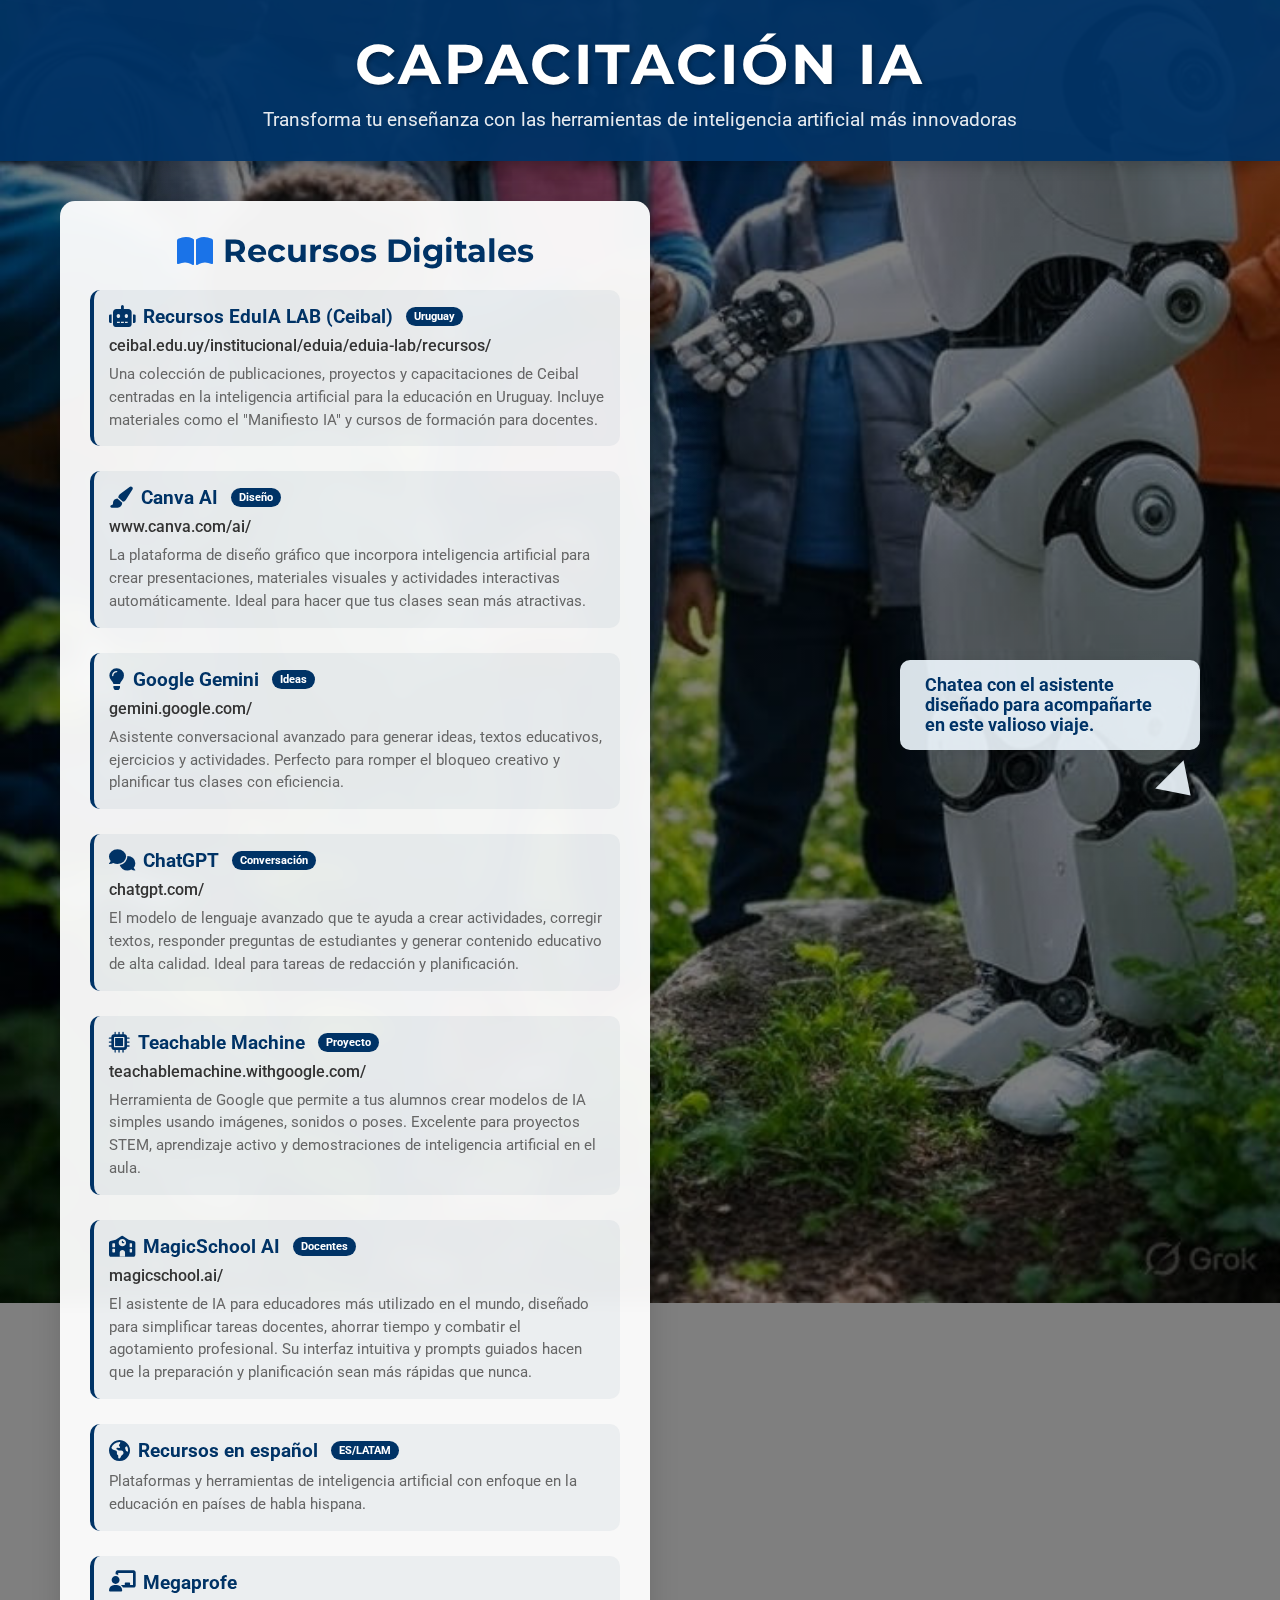
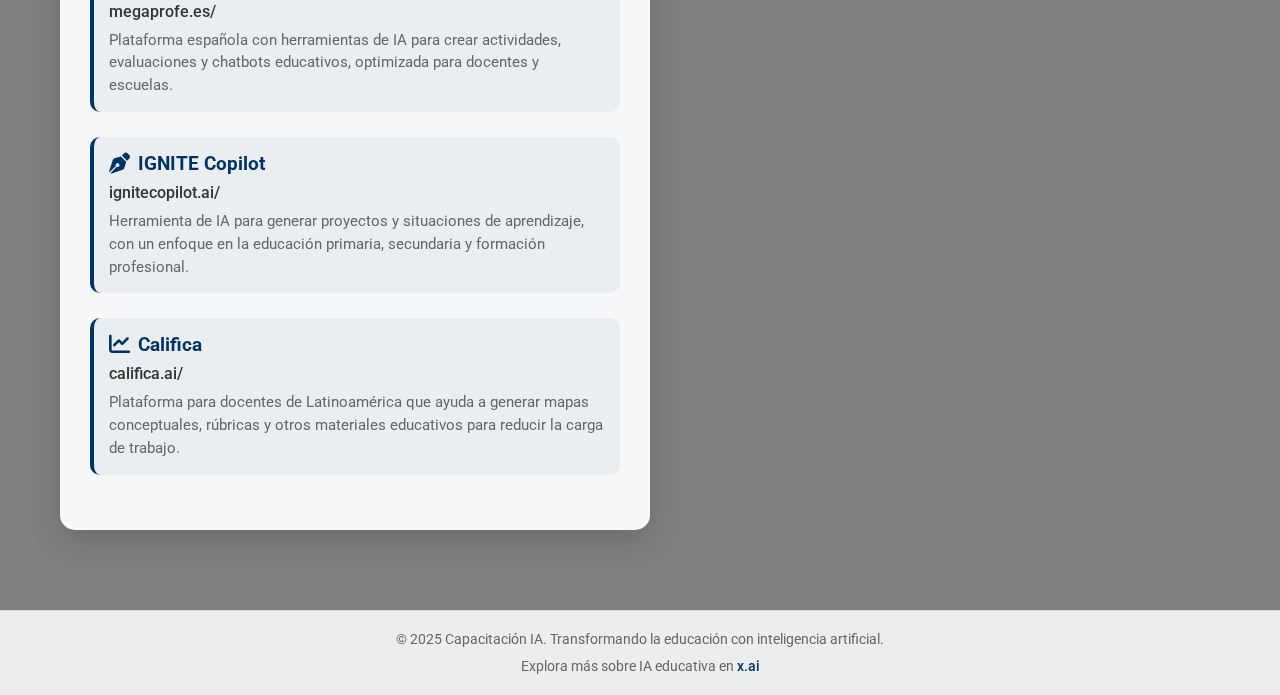
<file: index.html>
<!DOCTYPE html>
<html lang="es">
<head>
    <meta charset="UTF-8">
    <meta name="viewport" content="width=device-width, initial-scale=1.0">
    <meta name="description" content="Capacitación en IA con herramientas esenciales para docentes.">
    <title>Capacitación IA - Tu Asistente Educativo Inteligente</title>
    <link href="https://fonts.googleapis.com/css2?family=Montserrat:wght@700;600&family=Roboto:wght@400;500&display=swap" rel="stylesheet">
    <link rel="stylesheet" href="https://cdnjs.cloudflare.com/ajax/libs/font-awesome/6.0.0/css/all.min.css">
    <script src="https://cdn.botpress.cloud/webchat/v3.2/inject.js"></script>
    <script src="https://files.bpcontent.cloud/2025/08/28/18/20250828181855-SDCU21ES.js" defer></script>
    <style>
        * {
            margin: 0;
            padding: 0;
            box-sizing: border-box;
        }
        body {
            font-family: 'Roboto', sans-serif;
            background: linear-gradient(rgba(0, 0, 0, 0.5), rgba(0, 0, 0, 0.5)), url('image.jpg') no-repeat center/cover fixed;
            color: #333;
            min-height: 100vh;
            text-align: center;
            overflow-x: hidden;
        }
        .background-pattern {
            position: fixed;
            top: 0;
            left: 0;
            width: 100%;
            height: 100%;
            background-image: 
                radial-gradient(circle at 10% 20%, rgba(255, 255, 255, 0.1) 0%, transparent 5%),
                radial-gradient(circle at 90% 80%, rgba(255, 255, 255, 0.1) 0%, transparent 5%),
                radial-gradient(circle at 50% 50%, rgba(255, 255, 255, 0.05) 0%, transparent 10%);
            z-index: -1;
            pointer-events: none;
        }
        header {
            background: rgba(0, 51, 102, 0.95); /* Azul marino */
            color: white;
            padding: 30px 0;
            box-shadow: 0 4px 15px rgba(0, 0, 0, 0.2);
            position: relative;
            overflow: hidden;
        }
        header::before {
            content: '';
            position: absolute;
            top: 0;
            left: 0;
            right: 0;
            bottom: 0;
            background: url('data:image/svg+xml;utf8,<svg xmlns="http://www.w3.org/2000/svg" viewBox="0 0 100 100" preserveAspectRatio="none"><path d="M0,0 L100,0 L100,100 Z" fill="rgba(255,255,255,0.1)"/></svg>');
            background-size: 100% 100%;
            z-index: -1;
        }
        header h1 {
            font-family: 'Montserrat', sans-serif;
            font-size: 3.5rem;
            font-weight: 700;
            letter-spacing: 3px;
            text-transform: uppercase;
            text-shadow: 2px 2px 4px rgba(0, 0, 0, 0.3);
            margin-bottom: 10px;
            animation: fadeInDown 1s ease;
        }
        header p {
            font-size: 1.2rem;
            opacity: 0.9;
            max-width: 800px;
            margin: 0 auto;
            animation: fadeInUp 1s ease;
        }
        main {
            display: flex;
            flex-direction: column;
            align-items: center;
            padding: 40px 20px;
            max-width: 1200px;
            margin: 0 auto;
            z-index: 1;
        }
        .container {
            display: flex;
            flex-direction: column;
            gap: 40px;
            width: 100%;
        }
        @media (min-width: 900px) {
            .container {
                flex-direction: row;
                align-items: flex-start;
            }
        }
        .resources-container {
            flex: 1;
            min-width: 350px;
            background: rgba(255, 255, 255, 0.95);
            backdrop-filter: blur(10px);
            border-radius: 15px;
            padding: 30px;
            box-shadow: 0 10px 30px rgba(0, 0, 0, 0.15);
            text-align: left;
            transition: all 0.3s ease;
        }
        .resources-container:hover {
            transform: translateY(-5px);
            box-shadow: 0 15px 35px rgba(0, 0, 0, 0.2);
        }
        .resources-container h2 {
            font-family: 'Montserrat', sans-serif;
            color: #003366; /* Azul marino */
            font-size: 2rem;
            margin-bottom: 20px;
            text-align: center;
            display: flex;
            align-items: center;
            justify-content: center;
            gap: 10px;
        }
        .resources-container h2 i {
            color: #1a73e8; /* Un azul complementario para el ícono */
        }
        .resource-item {
            margin-bottom: 25px;
            padding: 15px;
            border-radius: 10px;
            background: rgba(0, 51, 102, 0.05); /* Azul marino muy claro */
            transition: all 0.3s ease;
            border-left: 4px solid #003366; /* Azul marino */
        }
        .resource-item:hover {
            background: rgba(0, 51, 102, 0.15); /* Azul marino más claro en hover */
            transform: translateX(5px);
            box-shadow: 0 5px 15px rgba(0, 0, 0, 0.1);
        }
        .resource-item h3 {
            color: #003366; /* Azul marino */
            margin-bottom: 8px;
            font-size: 1.2rem;
            display: flex;
            align-items: center;
            gap: 8px;
        }
        .resource-item h3 i {
            font-size: 1.1em;
        }
        .resource-item a {
            color: #333;
            text-decoration: none;
            font-weight: 500;
            display: block;
            margin: 5px 0;
            transition: color 0.3s ease;
        }
        .resource-item a:hover {
            color: #003366; /* Azul marino en hover */
            text-decoration: underline;
        }
        .resource-item p {
            color: #666;
            font-size: 0.95rem;
            line-height: 1.5;
            margin-top: 8px;
        }
        .chat-container {
            flex: 1;
            min-width: 350px;
            display: flex;
            flex-direction: column;
            align-items: center;
        }
        .tag {
            display: inline-block;
            background: #003366; /* Azul marino */
            color: white;
            padding: 3px 8px;
            border-radius: 12px;
            font-size: 0.7rem;
            margin-left: 5px;
            font-weight: bold;
        }
        footer {
            background-color: rgba(248, 249, 250, 0.9);
            text-align: center;
            padding: 20px 0;
            font-size: 0.9rem;
            color: #666;
            margin-top: 40px;
            border-top: 1px solid rgba(0, 0, 0, 0.1);
        }
        footer a {
            color: #003366; /* Azul marino */
            text-decoration: none;
            font-weight: 500;
        }
        footer a:hover {
            text-decoration: underline;
        }
        .footer-content {
            display: flex;
            flex-direction: column;
            align-items: center;
            gap: 10px;
        }
        @media (max-width: 800px) {
            header h1 {
                font-size: 2.5rem;
            }
            header p {
                font-size: 1rem;
                padding: 0 20px;
            }
            #webchat {
                width: 100%;
                height: 400px;
            }
            .container {
                flex-direction: column;
            }
            .resources-container {
                margin-bottom: 30px;
            }
            main {
                padding: 20px 15px;
            }
        }
        @media (max-width: 480px) {
            header h1 {
                font-size: 2rem;
            }
            header p {
                font-size: 0.9rem;
                padding: 0 15px;
            }
            #webchat {
                height: 350px;
            }
            .resources-container {
                padding: 20px;
            }
            .resource-item h3 {
                font-size: 1.1rem;
            }
            .resource-item p {
                font-size: 0.9rem;
            }
            footer {
                padding: 15px 0;
            }
        }
        @keyframes fadeInDown {
            from {
                opacity: 0;
                transform: translateY(-30px);
            }
            to {
                opacity: 1;
                transform: translateY(0);
            }
        }
        @keyframes fadeInUp {
            from {
                opacity: 0;
                transform: translateY(30px);
            }
            to {
                opacity: 1;
                transform: translateY(0);
            }
        }
        .floating {
            animation: floating 3s ease-in-out infinite;
        }
        @keyframes floating {
            0% { transform: translateY(0px); }
            50% { transform: translateY(-10px); }
            100% { transform: translateY(0px); }
        }

        /* Estilos para la flecha y el texto */
        .arrow-and-text-container {
            position: fixed;
            bottom: 100px; 
            right: 80px;
            display: flex;
            flex-direction: column;
            align-items: flex-end; 
            z-index: 9999;
            animation: pulse 2s infinite ease-in-out; 
        }
        .arrow-text {
            background-color: rgba(240, 248, 255, 0.9); 
            color: #003366; /* Azul marino */
            padding: 15px 25px;
            border-radius: 10px;
            box-shadow: 0 4px 15px rgba(0,0,0,0.1);
            font-weight: bold;
            font-size: 1.1rem;
            margin-bottom: 20px;
            max-width: 300px;
            text-align: left;
        }
        .arrow {
            width: 0;
            height: 0;
            border-left: 20px solid transparent;
            border-right: 20px solid transparent;
            border-top: 30px solid rgba(240, 248, 255, 0.9); 
            transform: rotate(-45deg); 
            margin-right: 0; 
            animation: bounce 1.5s infinite; 
        }
        @keyframes pulse {
            0% { transform: scale(1); }
            50% { transform: scale(1.03); } 
            100% { transform: scale(1); }
        }
        @keyframes bounce {
            0%, 100% { transform: translateY(0) rotate(-45deg); }
            50% { transform: translateY(-8px) rotate(-45deg); } 
        }

        /* Media queries para responsividad de la flecha y el texto */
        @media (max-width: 768px) {
            .arrow-and-text-container {
                bottom: 80px; 
                right: 60px; 
            }
            .arrow-text {
                font-size: 1rem;
                padding: 12px 20px;
                max-width: 250px;
            }
            .arrow {
                border-left: 15px solid transparent;
                border-right: 15px solid transparent;
                border-top: 25px solid rgba(240, 248, 255, 0.9);
            }
            @keyframes bounce {
                0%, 100% { transform: translateY(0) rotate(-45deg); }
                50% { transform: translateY(-6px) rotate(-45deg); }
            }
        }

        @media (max-width: 480px) {
            .arrow-and-text-container {
                bottom: 60px; 
                right: 10px; 
                flex-direction: column; 
                align-items: center; 
                width: calc(100% - 20px); 
                left: 10px; 
            }
            .arrow-text {
                font-size: 0.9rem;
                padding: 10px 15px;
                max-width: 90%; 
                margin-bottom: 15px; 
                text-align: center; 
            }
            .arrow {
                border-left: 12px solid transparent;
                border-right: 12px solid transparent;
                border-top: 20px solid rgba(240, 248, 255, 0.9);
                transform: rotate(180deg);
            }
            @keyframes bounce {
                0%, 100% { transform: translateY(0) rotate(180deg); }
                50% { transform: translateY(-5px) rotate(180deg); }
            }
        }
    </style>
</head>
<body>
    <div class="background-pattern"></div>
    
    <header>
        <h1 class="floating">Capacitación IA</h1>
        <p>Transforma tu enseñanza con las herramientas de inteligencia artificial más innovadoras</p>
    </header>

    <main>
        <div class="container">
            <div class="resources-container">
                <h2><i class="fas fa-book-open"></i> Recursos Digitales</h2>

                <div class="resource-item">
                    <h3><i class="fas fa-robot"></i> Recursos EduIA LAB (Ceibal) <span class="tag">Uruguay</span></h3>
                    <a href="https://ceibal.edu.uy/institucional/eduia/eduia-lab/recursos/" target="_blank">ceibal.edu.uy/institucional/eduia/eduia-lab/recursos/</a>
                    <p>Una colección de publicaciones, proyectos y capacitaciones de Ceibal centradas en la inteligencia artificial para la educación en Uruguay. Incluye materiales como el "Manifiesto IA" y cursos de formación para docentes.</p>
                </div>
                
                <div class="resource-item">
                    <h3><i class="fas fa-paint-brush"></i> Canva AI <span class="tag">Diseño</span></h3>
                    <a href="https://www.canva.com/ai/" target="_blank">www.canva.com/ai/</a>
                    <p>La plataforma de diseño gráfico que incorpora inteligencia artificial para crear presentaciones, materiales visuales y actividades interactivas automáticamente. Ideal para hacer que tus clases sean más atractivas.</p>
                </div>
                
                <div class="resource-item">
                    <h3><i class="fas fa-lightbulb"></i> Google Gemini <span class="tag">Ideas</span></h3>
                    <a href="https://gemini.google.com/" target="_blank">gemini.google.com/</a>
                    <p>Asistente conversacional avanzado para generar ideas, textos educativos, ejercicios y actividades. Perfecto para romper el bloqueo creativo y planificar tus clases con eficiencia.</p>
                </div>
                
                <div class="resource-item">
                    <h3><i class="fas fa-comments"></i> ChatGPT <span class="tag">Conversación</span></h3>
                    <a href="https://chatgpt.com/" target="_blank">chatgpt.com/</a>
                    <p>El modelo de lenguaje avanzado que te ayuda a crear actividades, corregir textos, responder preguntas de estudiantes y generar contenido educativo de alta calidad. Ideal para tareas de redacción y planificación.</p>
                </div>
                
                <div class="resource-item">
                    <h3><i class="fas fa-microchip"></i> Teachable Machine <span class="tag">Proyecto</span></h3>
                    <a href="https://teachablemachine.withgoogle.com/" target="_blank">teachablemachine.withgoogle.com/</a>
                    <p>Herramienta de Google que permite a tus alumnos crear modelos de IA simples usando imágenes, sonidos o poses. Excelente para proyectos STEM, aprendizaje activo y demostraciones de inteligencia artificial en el aula.</p>
                </div>
                
                <div class="resource-item">
                    <h3><i class="fas fa-school"></i> MagicSchool AI <span class="tag">Docentes</span></h3>
                    <a href="https://www.magicschool.ai/" target="_blank">magicschool.ai/</a>
                    <p>El asistente de IA para educadores más utilizado en el mundo, diseñado para simplificar tareas docentes, ahorrar tiempo y combatir el agotamiento profesional. Su interfaz intuitiva y prompts guiados hacen que la preparación y planificación sean más rápidas que nunca.</p>
                </div>

                <div class="resource-item">
                    <h3><i class="fas fa-globe-americas"></i> Recursos en español <span class="tag">ES/LATAM</span></h3>
                    <p>Plataformas y herramientas de inteligencia artificial con enfoque en la educación en países de habla hispana.</p>
                </div>

                <div class="resource-item">
                    <h3><i class="fas fa-chalkboard-teacher"></i> Megaprofe</h3>
                    <a href="https://megaprofe.es/" target="_blank">megaprofe.es/</a>
                    <p>Plataforma española con herramientas de IA para crear actividades, evaluaciones y chatbots educativos, optimizada para docentes y escuelas.</p>
                </div>

                <div class="resource-item">
                    <h3><i class="fas fa-pen-nib"></i> IGNITE Copilot</h3>
                    <a href="https://ignitecopilot.ai/" target="_blank">ignitecopilot.ai/</a>
                    <p>Herramienta de IA para generar proyectos y situaciones de aprendizaje, con un enfoque en la educación primaria, secundaria y formación profesional.</p>
                </div>

                <div class="resource-item">
                    <h3><i class="fas fa-chart-line"></i> Califica</h3>
                    <a href="https://califica.ai/" target="_blank">califica.ai/</a>
                    <p>Plataforma para docentes de Latinoamérica que ayuda a generar mapas conceptuales, rúbricas y otros materiales educativos para reducir la carga de trabajo.</p>
                </div>

            </div>
            
            <div class="chat-container">
                <div id="webchat"></div>
            </div>
        </div>
    </main>

    <div class="arrow-and-text-container">
        <div class="arrow-text">
            Chatea con el asistente diseñado para acompañarte en este valioso viaje.
        </div>
        <div class="arrow"></div>
    </div>

    <footer>
        <div class="footer-content">
            <p>&copy; 2025 Capacitación IA. Transformando la educación con inteligencia artificial.</p>
            <p>Explora más sobre IA educativa en <a href="https://x.ai" target="_blank">x.ai</a></p>
        </div>
    </footer>
</body>
</html>
</file>
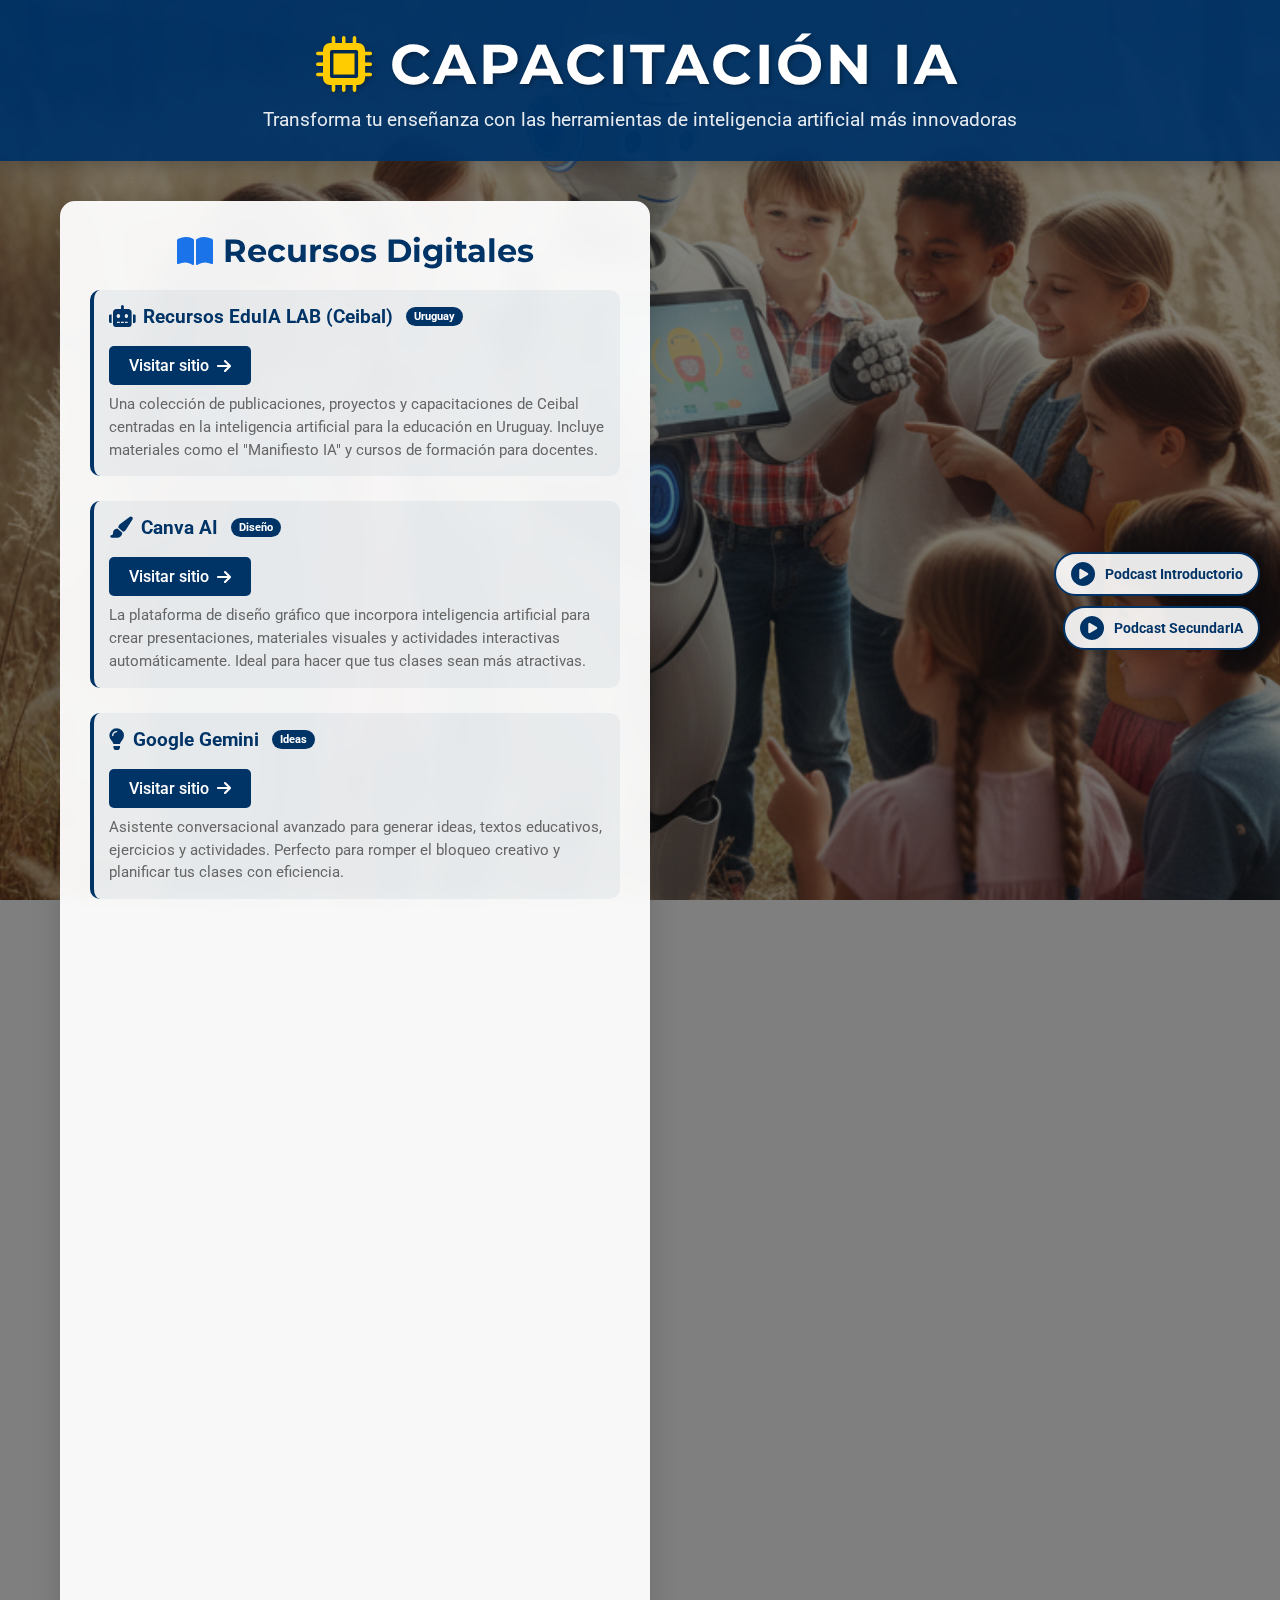
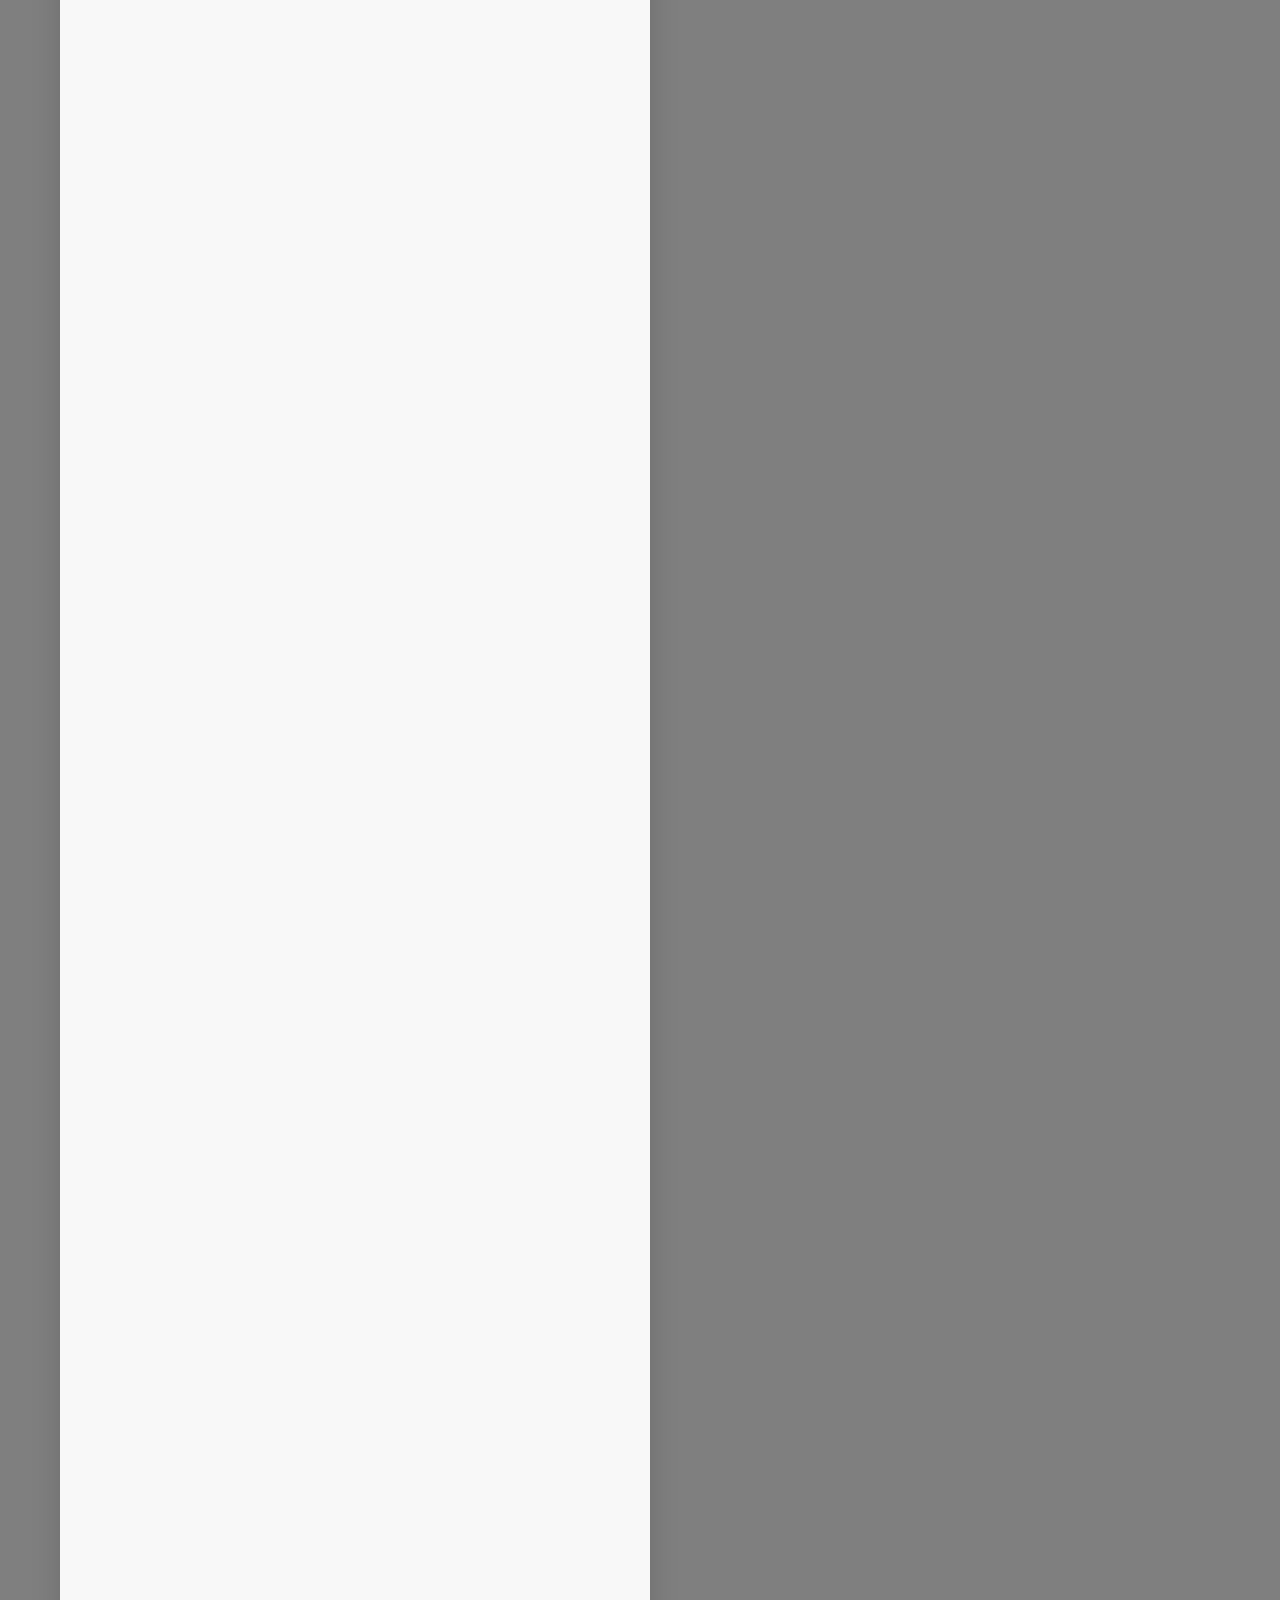
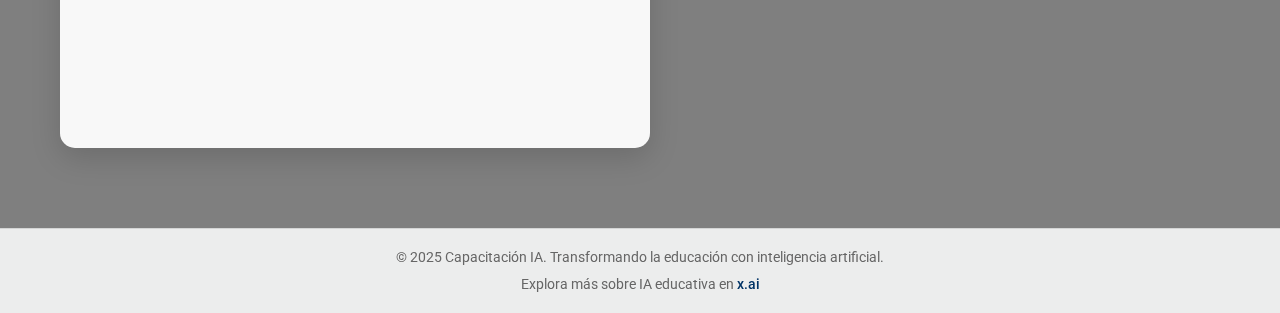
<file: !DOCTYPE.html>
<!DOCTYPE html>
<html lang="es">
<head>
    <meta charset="UTF-8">
    <meta name="viewport" content="width=device-width, initial-scale=1.0">
    <meta name="description" content="Capacitación en IA con herramientas esenciales para docentes.">
    <title>Capacitación IA - Tu Asistente Educativo Inteligente</title>
    <link href="https://fonts.googleapis.com/css2?family=Montserrat:wght@700;600&family=Roboto:wght@400;500&display=swap" rel="stylesheet">
    <link rel="stylesheet" href="https://cdnjs.cloudflare.com/ajax/libs/font-awesome/6.0.0/css/all.min.css">
    <script src="https://cdn.botpress.cloud/webchat/v3.2/inject.js"></script>
    <script src="https://files.bpcontent.cloud/2025/08/28/18/20250828181855-SDCU21ES.js" defer></script>
    <style>
        * {
            margin: 0;
            padding: 0;
            box-sizing: border-box;
        }

        body {
            font-family: 'Roboto', sans-serif;
            background: linear-gradient(rgba(0, 0, 0, 0.5), rgba(0, 0, 0, 0.5)), url('image.png') no-repeat center/cover fixed;
            color: #333;
            min-height: 100vh;
            text-align: center;
            overflow-x: hidden;
        }

        .background-pattern {
            position: fixed;
            top: 0;
            left: 0;
            width: 100%;
            height: 100%;
            background-image: radial-gradient(circle at 10% 20%, rgba(255, 255, 255, 0.1) 0%, transparent 5%), radial-gradient(circle at 90% 80%, rgba(255, 255, 255, 0.1) 0%, transparent 5%), radial-gradient(circle at 50% 50%, rgba(255, 255, 255, 0.05) 0%, transparent 10%);
            z-index: -1;
            pointer-events: none;
        }

        header {
            background: rgba(0, 51, 102, 0.95);
            color: white;
            padding: 30px 0;
            box-shadow: 0 4px 15px rgba(0, 0, 0, 0.2);
            position: relative;
            overflow: hidden;
        }

        header::before {
            content: '';
            position: absolute;
            top: 0;
            left: 0;
            right: 0;
            bottom: 0;
            background: url('data:image/svg+xml;utf8,<svg xmlns="http://www.w3.org/2000/svg" viewBox="0 0 100 100" preserveAspectRatio="none"><path d="M0,0 L100,0 L100,100 Z" fill="rgba(255,255,255,0.1)"/></svg>');
            background-size: 100% 100%;
            z-index: -1;
        }

        .header-content {
            display: flex;
            flex-direction: column;
            align-items: center;
            justify-content: center;
            gap: 10px;
        }

        header h1 {
            font-family: 'Montserrat', sans-serif;
            font-size: 3.5rem;
            font-weight: 700;
            letter-spacing: 3px;
            text-transform: uppercase;
            text-shadow: 2px 2px 4px rgba(0, 0, 0, 0.3);
            animation: fadeInDown 1s ease;
            display: flex;
            align-items: center;
            justify-content: center;
            gap: 20px;
        }

        /* Estilos para el logo del microchip con texto */
        .logo-container {
            position: relative;
            width: 50px;
            height: 50px;
            display: flex;
            align-items: center;
            justify-content: center;
        }

        .logo-microchip-icon {
            font-size: 3.5rem; /* Tamaño grande para el ícono del chip */
            color: #ffcc00;
            animation: spin-and-pulse 3s linear infinite;
        }

        .logo-microchip-text {
            font-family: 'Montserrat', sans-serif;
            font-size: 0.8rem;
            font-weight: 900;
            color: #003366;
            position: absolute;
            transform: translate(-50%, -50%);
            top: 50%;
            left: 50%;
        }

        header p {
            font-size: 1.2rem;
            opacity: 0.9;
            max-width: 800px;
            margin: 0 auto;
            animation: fadeInUp 1s ease;
        }

        main {
            display: flex;
            flex-direction: column;
            align-items: center;
            padding: 40px 20px;
            max-width: 1200px;
            margin: 0 auto;
            z-index: 1;
        }

        .container {
            display: flex;
            flex-direction: column;
            gap: 40px;
            width: 100%;
        }

        @media (min-width: 900px) {
            .container {
                flex-direction: row;
                align-items: flex-start;
            }
        }

        .resources-container {
            flex: 1;
            min-width: 350px;
            background: rgba(255, 255, 255, 0.95);
            backdrop-filter: blur(10px);
            border-radius: 15px;
            padding: 30px;
            box-shadow: 0 10px 30px rgba(0, 0, 0, 0.15);
            text-align: left;
            transition: all 0.3s ease;
        }

        .resources-container:hover {
            transform: translateY(-5px);
            box-shadow: 0 15px 35px rgba(0, 0, 0, 0.2);
        }

        .resources-container h2 {
            font-family: 'Montserrat', sans-serif;
            color: #003366;
            font-size: 2rem;
            margin-bottom: 20px;
            text-align: center;
            display: flex;
            align-items: center;
            justify-content: center;
            gap: 10px;
        }

        .resources-container h2 i {
            color: #1a73e8;
        }

        .resource-item {
            margin-bottom: 25px;
            padding: 15px;
            border-radius: 10px;
            background: rgba(0, 51, 102, 0.05);
            transition: all 0.3s ease;
            border-left: 4px solid #003366;
            opacity: 0;
            transform: translateY(20px);
        }

        .resource-item.fade-in {
            opacity: 1;
            transform: translateY(0);
            transition: opacity 0.6s ease-out, transform 0.6s ease-out;
        }

        .resource-item:hover {
            background: rgba(0, 51, 102, 0.15);
            transform: translateX(5px);
            box-shadow: 0 5px 15px rgba(0, 0, 0, 0.1);
        }

        .resource-item h3 {
            color: #003366;
            margin-bottom: 8px;
            font-size: 1.2rem;
            display: flex;
            align-items: center;
            gap: 8px;
        }

        .resource-item h3 i {
            font-size: 1.1em;
            transition: transform 0.3s ease;
        }

        .resource-item:hover h3 i {
            transform: scale(1.2);
            color: #1a73e8;
        }

        .resource-item a {
            display: inline-flex;
            align-items: center;
            justify-content: center;
            gap: 8px;
            padding: 10px 20px;
            background-color: #003366;
            color: white;
            text-decoration: none;
            font-weight: 500;
            border-radius: 5px;
            margin-top: 10px;
            transition: background-color 0.3s ease, transform 0.3s ease;
        }

        .resource-item a:hover {
            background-color: #1a73e8;
            transform: translateY(-2px);
            box-shadow: 0 4px 8px rgba(0,0,0,0.2);
        }

        .resource-item p {
            color: #666;
            font-size: 0.95rem;
            line-height: 1.5;
            margin-top: 8px;
        }

        .chat-container {
            flex: 1;
            min-width: 350px;
            display: flex;
            flex-direction: column;
            align-items: center;
        }

        .tag {
            display: inline-block;
            background: #003366;
            color: white;
            padding: 3px 8px;
            border-radius: 12px;
            font-size: 0.7rem;
            margin-left: 5px;
            font-weight: bold;
        }

        footer {
            background-color: rgba(248, 249, 250, 0.9);
            text-align: center;
            padding: 20px 0;
            font-size: 0.9rem;
            color: #666;
            margin-top: 40px;
            border-top: 1px solid rgba(0, 0, 0, 0.1);
        }

        footer a {
            color: #003366;
            text-decoration: none;
            font-weight: 500;
        }

        footer a:hover {
            text-decoration: underline;
        }

        .footer-content {
            display: flex;
            flex-direction: column;
            align-items: center;
            gap: 10px;
        }

        @media (max-width: 800px) {
            header h1 {
                font-size: 2.5rem;
            }

            header p {
                font-size: 1rem;
                padding: 0 20px;
            }

            #webchat {
                width: 100%;
                height: 400px;
            }

            .container {
                flex-direction: column;
            }

            .resources-container {
                margin-bottom: 30px;
            }

            main {
                padding: 20px 15px;
            }
        }

        @media (max-width: 480px) {
            header h1 {
                font-size: 2rem;
                gap: 10px;
            }
            .logo-microchip-icon {
                font-size: 2.5rem;
            }
            .logo-microchip-text {
                font-size: 0.6rem;
            }
            header p {
                font-size: 0.9rem;
                padding: 0 15px;
            }

            #webchat {
                height: 350px;
            }

            .resources-container {
                padding: 20px;
            }

            .resource-item h3 {
                font-size: 1.1rem;
            }

            .resource-item p {
                font-size: 0.9rem;
            }

            footer {
                padding: 15px 0;
            }
        }

        @keyframes fadeInDown {
            from {
                opacity: 0;
                transform: translateY(-30px);
            }

            to {
                opacity: 1;
                transform: translateY(0);
            }
        }

        @keyframes fadeInUp {
            from {
                opacity: 0;
                transform: translateY(30px);
            }

            to {
                opacity: 1;
                transform: translateY(0);
            }
        }

        @keyframes spin-and-pulse {
            0% {
                transform: rotate(0deg) scale(1);
                filter: drop-shadow(0 0 10px rgba(255, 204, 0, 0.5));
            }
            50% {
                transform: rotate(180deg) scale(1.1);
                filter: drop-shadow(0 0 20px rgba(255, 204, 0, 0.8));
            }
            100% {
                transform: rotate(360deg) scale(1);
                filter: drop-shadow(0 0 10px rgba(255, 204, 0, 0.5));
            }
        }

        .floating {
            animation: floating 3s ease-in-out infinite;
        }

        @keyframes floating {
            0% {
                transform: translateY(0px);
            }

            50% {
                transform: translateY(-10px);
            }

            100% {
                transform: translateY(0px);
            }
        }

        /* Estilos para el nuevo cartel de chat */
        .chat-call-to-action {
            position: fixed;
            bottom: 100px;
            right: 20px;
            background-color: #003366;
            color: white;
            padding: 15px 20px;
            border-radius: 12px;
            box-shadow: 0 6px 20px rgba(0, 0, 0, 0.25);
            font-weight: 500;
            font-size: 1.05rem;
            max-width: 280px;
            text-align: center;
            line-height: 1.4;
            z-index: 999;
            opacity: 0;
            transform: scale(0.9) translateX(20px);
            animation: fadeInScaleUp 0.8s forwards ease-out 0.5s,
                       subtleBounce 2s infinite ease-in-out 1.5s;
        }

        .chat-call-to-action::after {
            content: '';
            position: absolute;
            bottom: -10px;
            right: 25px;
            width: 0;
            height: 0;
            border-left: 10px solid transparent;
            border-right: 10px solid transparent;
            border-top: 15px solid #003366;
            transform: rotate(15deg);
        }

        @keyframes fadeInScaleUp {
            from {
                opacity: 0;
                transform: scale(0.9) translateX(20px);
            }
            to {
                opacity: 1;
                transform: scale(1) translateX(0);
            }
        }

        @keyframes subtleBounce {
            0%, 100% { transform: translateY(0); }
            50% { transform: translateY(-5px); }
        }

        @media (max-width: 768px) {
            .chat-call-to-action {
                bottom: 80px;
                right: 15px;
                font-size: 0.95rem;
                max-width: 240px;
                padding: 12px 18px;
            }
            .chat-call-to-action::after {
                right: 20px;
                border-left: 8px solid transparent;
                border-right: 8px solid transparent;
                border-top: 12px solid #003366;
            }
        }

        @media (max-width: 480px) {
            .chat-call-to-action {
                bottom: 60px;
                right: auto;
                left: 50%;
                transform: translateX(-50%);
                font-size: 0.85rem;
                max-width: calc(100% - 40px);
                padding: 10px 15px;
                animation: fadeInScaleUp 0.8s forwards ease-out 0.5s,
                           subtleBounceMobile 2s infinite ease-in-out 1.5s;
            }
            .chat-call-to-action::after {
                bottom: -10px;
                right: 50%;
                transform: translateX(50%) rotate(0deg);
                border-top: 15px solid #003366;
                border-left: 10px solid transparent;
                border-right: 10px solid transparent;
            }
            @keyframes subtleBounceMobile {
                0%, 100% { transform: translateX(-50%) translateY(0); }
                50% { transform: translateX(-50%) translateY(-5px); }
            }
        }

        .podcast-buttons-container {
            position: fixed;
            bottom: 250px;
            right: 20px;
            z-index: 999;
            display: flex;
            flex-direction: column;
            gap: 10px;
            align-items: flex-end;
        }

        .podcast-button {
            display: flex;
            flex-direction: row;
            align-items: center;
            background: rgba(255, 255, 255, 0.9);
            border: 2px solid #003366;
            border-radius: 25px;
            padding: 8px 15px;
            cursor: pointer;
            box-shadow: 0 4px 10px rgba(0, 0, 0, 0.1);
            transition: all 0.3s ease;
            text-decoration: none;
        }

        .podcast-button:hover {
            transform: scale(1.05);
            background: #ffcc00;
            border-color: #e6b800;
        }

        .podcast-button i {
            font-size: 1.5rem;
            color: #003366;
            margin-right: 10px;
        }

        .podcast-button span {
            font-weight: bold;
            color: #003366;
            font-size: 0.9rem;
            text-align: center;
        }

        .podcast-button .loading-icon {
            font-size: 1.5rem;
        }
        
        @keyframes spin {
            0% {
                transform: rotate(0deg);
            }
            100% {
                transform: rotate(360deg);
            }
        }

        @media (max-width: 768px) {
            .podcast-buttons-container {
                bottom: 180px;
                right: 10px;
            }

            .podcast-button {
                padding: 6px 12px;
            }

            .podcast-button i {
                font-size: 1.2rem;
                margin-right: 8px;
            }

            .podcast-button span {
                font-size: 0.8rem;
            }
        }

        @media (max-width: 480px) {
            .podcast-buttons-container {
                bottom: 150px;
                right: 10px;
                flex-direction: row;
                justify-content: center;
                gap: 10px;
                width: 100%;
                left: 0;
                padding: 0 10px;
            }

            .podcast-button {
                flex-direction: row;
                gap: 8px;
                padding: 8px 12px;
            }

            .podcast-button i {
                font-size: 1.2rem;
                margin-right: 5px;
            }
        }
    </style>
</head>

<body>
    <div class="background-pattern"></div>

    <header>
        <div class="header-content">
            <h1 class="floating">
                <span class="logo-container">
                    <i class="fas fa-microchip logo-microchip-icon"></i>
                    <span class="logo-microchip-text"></span>
                </span>
                Capacitación IA
            </h1>
            <p>Transforma tu enseñanza con las herramientas de inteligencia artificial más innovadoras</p>
        </div>
    </header>

    <main>
        <div class="container">
            <div class="resources-container">
                <h2><i class="fas fa-book-open"></i> Recursos Digitales</h2>

                <div class="resource-item">
                    <h3><i class="fas fa-robot"></i> Recursos EduIA LAB (Ceibal) <span class="tag">Uruguay</span></h3>
                    <a href="https://ceibal.edu.uy/institucional/eduia/eduia-lab/recursos/" target="_blank">Visitar sitio <i class="fas fa-arrow-right"></i></a>
                    <p>Una colección de publicaciones, proyectos y capacitaciones de Ceibal centradas en la inteligencia artificial para la educación en Uruguay. Incluye materiales como el "Manifiesto IA" y cursos de formación para docentes.</p>
                </div>
                <div class="resource-item">
                    <h3><i class="fas fa-paint-brush"></i> Canva AI <span class="tag">Diseño</span></h3>
                    <a href="https://www.canva.com/ai/" target="_blank">Visitar sitio <i class="fas fa-arrow-right"></i></a>
                    <p>La plataforma de diseño gráfico que incorpora inteligencia artificial para crear presentaciones, materiales visuales y actividades interactivas automáticamente. Ideal para hacer que tus clases sean más atractivas.</p>
                </div>
                <div class="resource-item">
                    <h3><i class="fas fa-lightbulb"></i> Google Gemini <span class="tag">Ideas</span></h3>
                    <a href="https://gemini.google.com/" target="_blank">Visitar sitio <i class="fas fa-arrow-right"></i></a>
                    <p>Asistente conversacional avanzado para generar ideas, textos educativos, ejercicios y actividades. Perfecto para romper el bloqueo creativo y planificar tus clases con eficiencia.</p>
                </div>
                <div class="resource-item">
                    <h3><i class="fas fa-comments"></i> ChatGPT <span class="tag">Conversación</span></h3>
                    <a href="https://chatgpt.com/" target="_blank">Visitar sitio <i class="fas fa-arrow-right"></i></a>
                    <p>El modelo de lenguaje avanzado que te ayuda a crear actividades, corregir textos, responder preguntas de estudiantes y generar contenido educativo de alta calidad. Ideal para tareas de redacción y planificación.</p>
                </div>
                <div class="resource-item">
                    <h3><i class="fas fa-microchip"></i> Teachable Machine <span class="tag">Proyecto</span></h3>
                    <a href="https://teachablemachine.withgoogle.com/" target="_blank">Visitar sitio <i class="fas fa-arrow-right"></i></a>
                    <p>Herramienta de Google que permite a tus alumnos crear modelos de IA simples usando imágenes, sonidos o poses. Excelente para proyectos STEM, aprendizaje activo y demostraciones de inteligencia artificial en el aula.</p>
                </div>
                <div class="resource-item">
                    <h3><i class="fas fa-school"></i> MagicSchool AI <span class="tag">Docentes</span></h3>
                    <a href="https://www.magicschool.ai/" target="_blank">Visitar sitio <i class="fas fa-arrow-right"></i></a>
                    <p>El asistente de IA para educadores más utilizado en el mundo, diseñado para simplificar tareas docentes, ahorrar tiempo y combatir el agotamiento profesional. Su interfaz intuitiva y prompts guiados hacen que la preparación y planificación sean más rápidas que nunca.</p>
                </div>
                <div class="resource-item">
                    <h3><i class="fas fa-chart-line"></i> Califica</h3>
                    <a href="https://app.califica.ai/login" target="_blank">Visitar sitio <i class="fas fa-arrow-right"></i></a>
                    <p>Plataforma para docentes de Latinoamérica que ayuda a generar mapas conceptuales, rúbricas y otros materiales educativos para reducir la carga de trabajo.</p>
                </div>
                <div class="resource-item">
                    <h3><i class="fas fa-image"></i> Leonardo AI <span class="tag">Diseño</span></h3>
                    <a href="https://leonardo.ai/" target="_blank">Visitar sitio <i class="fas fa-arrow-right"></i></a>
                    <p>Plataforma de IA generativa para la creación de contenido visual. Permite generar imágenes y vídeos a partir de texto, ideal para crear recursos para tus clases y proyectos artísticos.</p>
                </div>
                <div class="resource-item">
                    <h3><i class="fas fa-microchip"></i> Google AI for Educators <span class="tag">Docentes</span></h3>
                    <a href="https://grow.google/ai-for-educators/" target="_blank">Visitar sitio <i class="fas fa-arrow-right"></i></a>
                    <p>Una colección de herramientas de inteligencia artificial de Google diseñadas específicamente para educadores. Incluye recursos, guías y cursos para integrar la IA en el aula y mejorar los procesos de enseñanza.</p>
                </div>
                <div class="resource-item">
                    <h3><i class="fas fa-school"></i> EDTK <span class="tag">Plataforma</span></h3>
                    <a href="https://edtk.co/" target="_blank">Visitar sitio <i class="fas fa-arrow-right"></i></a>
                    <p>Plataforma para docentes que utiliza la IA para generar actividades, planificaciones de clase, y evaluaciones de manera rápida y eficiente. Ideal para ahorrar tiempo en la preparación del material didáctico.</p>
                </div>
                <div class="resource-item">
                    <h3><i class="fas fa-gamepad"></i> Kahoot! <span class="tag">Juego</span></h3>
                    <a href="https://create.kahoot.it/page/make" target="_blank">Visitar sitio <i class="fas fa-arrow-right"></i></a>
                    <p>La conocida plataforma de aprendizaje basada en juegos ahora incorpora IA para ayudarte a crear cuestionarios y juegos interactivos de forma más rápida. Perfecto para hacer las clases más dinámicas y divertidas.</p>
                </div>
                <div class="resource-item">
                    <h3><i class="fas fa-music"></i> AI Duet <span class="tag">Creatividad</span></h3>
                    <a href="https://experiments.withgoogle.com/ai/ai-duet/view/" target="_blank">Visitar sitio <i class="fas fa-arrow-right"></i></a>
                    <p>Un experimento interactivo de Google que te permite tocar el piano con una inteligencia artificial. Tus alumnos pueden aprender de forma lúdica sobre la interacción entre humanos e IA mientras crean música.</p>
                </div>
                <div class="resource-item">
                    <h3><i class="fas fa-pen-nib"></i> Autodraw <span class="tag">Arte</span></h3>
                    <a href="https://www.autodraw.com/" target="_blank">Visitar sitio <i class="fas fa-arrow-right"></i></a>
                    <p>Una herramienta de Google que usa aprendizaje automático para adivinar lo que estás dibujando y reemplazarlo con una imagen profesional. Es una forma fácil y divertida de crear iconos y dibujos para presentaciones y materiales.</p>
                </div>
                <div class="resource-item">
                    <h3><i class="fas fa-table"></i> Tabla Periódica de IA (Andrea Oviedo) <span class="tag">Recursos</span></h3>
                    <a href="https://andreaoviedov.com/ia" target="_blank">Visitar sitio <i class="fas fa-arrow-right"></i></a>
                    <p>Una tabla de aplicaciones gratuitas de IA para el ámbito educativo, ideal para docentes que buscan herramientas para mejorar su enseñanza. Incluye recursos y otras herramientas de la autora.</p>
                </div>
            </div>
            <div class="chat-container">
                <div id="webchat"></div>
            </div>
        </div>
    </main>
    <div class="chat-call-to-action">
        Chatea con el asistente diseñado para acompañarte en este valioso viaje.
    </div>
    <div class="podcast-buttons-container">
        <a class="podcast-button" data-file="podcastia1.m4a" onclick="handlePodcastClick(this)">
            <i class="fas fa-play-circle"></i>
            <span>Podcast Introductorio</span>
        </a>
        <a class="podcast-button" data-file="podcastia2.m4a" onclick="handlePodcastClick(this)">
            <i class="fas fa-play-circle"></i>
            <span>Podcast SecundarIA</span>
        </a>
    </div>
    <footer>
        <div class="footer-content">
            <p>&copy; 2025 Capacitación IA. Transformando la educación con inteligencia artificial.</p>
            <p>Explora más sobre IA educativa en <a href="https://x.ai" target="_blank">x.ai</a></p>
        </div>
    </footer>
    <script>
        let currentAudio = null;
        let currentButton = null;

        function handlePodcastClick(button) {
            const file = button.getAttribute('data-file');
            const icon = button.querySelector('i');
            if (currentAudio && currentButton === button) {
                if (currentAudio.paused) {
                    currentAudio.play();
                    icon.className = 'fas fa-pause-circle';
                } else {
                    currentAudio.pause();
                    icon.className = 'fas fa-play-circle';
                }
            } else {
                if (currentAudio) {
                    currentAudio.pause();
                    currentAudio.currentTime = 0;
                    if (currentButton) {
                        currentButton.querySelector('i').className = 'fas fa-play-circle';
                    }
                }
                currentButton = button;
                icon.className = 'fas fa-spinner fa-spin';
                currentAudio = new Audio(file);
                currentAudio.addEventListener('canplaythrough', () => {
                    icon.className = 'fas fa-pause-circle';
                    currentAudio.play();
                }, {
                    once: true
                });
                currentAudio.addEventListener('ended', () => {
                    icon.className = 'fas fa-play-circle';
                    currentButton = null;
                    currentAudio = null;
                });
                currentAudio.addEventListener('error', () => {
                    console.error("Error al cargar el audio:", file);
                    icon.className = 'fas fa-play-circle';
                    alert("Hubo un problema al reproducir el audio. Por favor, asegúrate de que el archivo '" + file + "' esté en la misma carpeta.");
                }, {
                    once: true
                });
            }
        }

        const observer = new IntersectionObserver((entries) => {
            entries.forEach(entry => {
                if (entry.isIntersecting) {
                    entry.target.classList.add('fade-in');
                    observer.unobserve(entry.target);
                }
            });
        }, { threshold: 0.2 });

        document.querySelectorAll('.resource-item').forEach(item => {
            observer.observe(item);
        });
    </script>
</body>
</html>
</file>
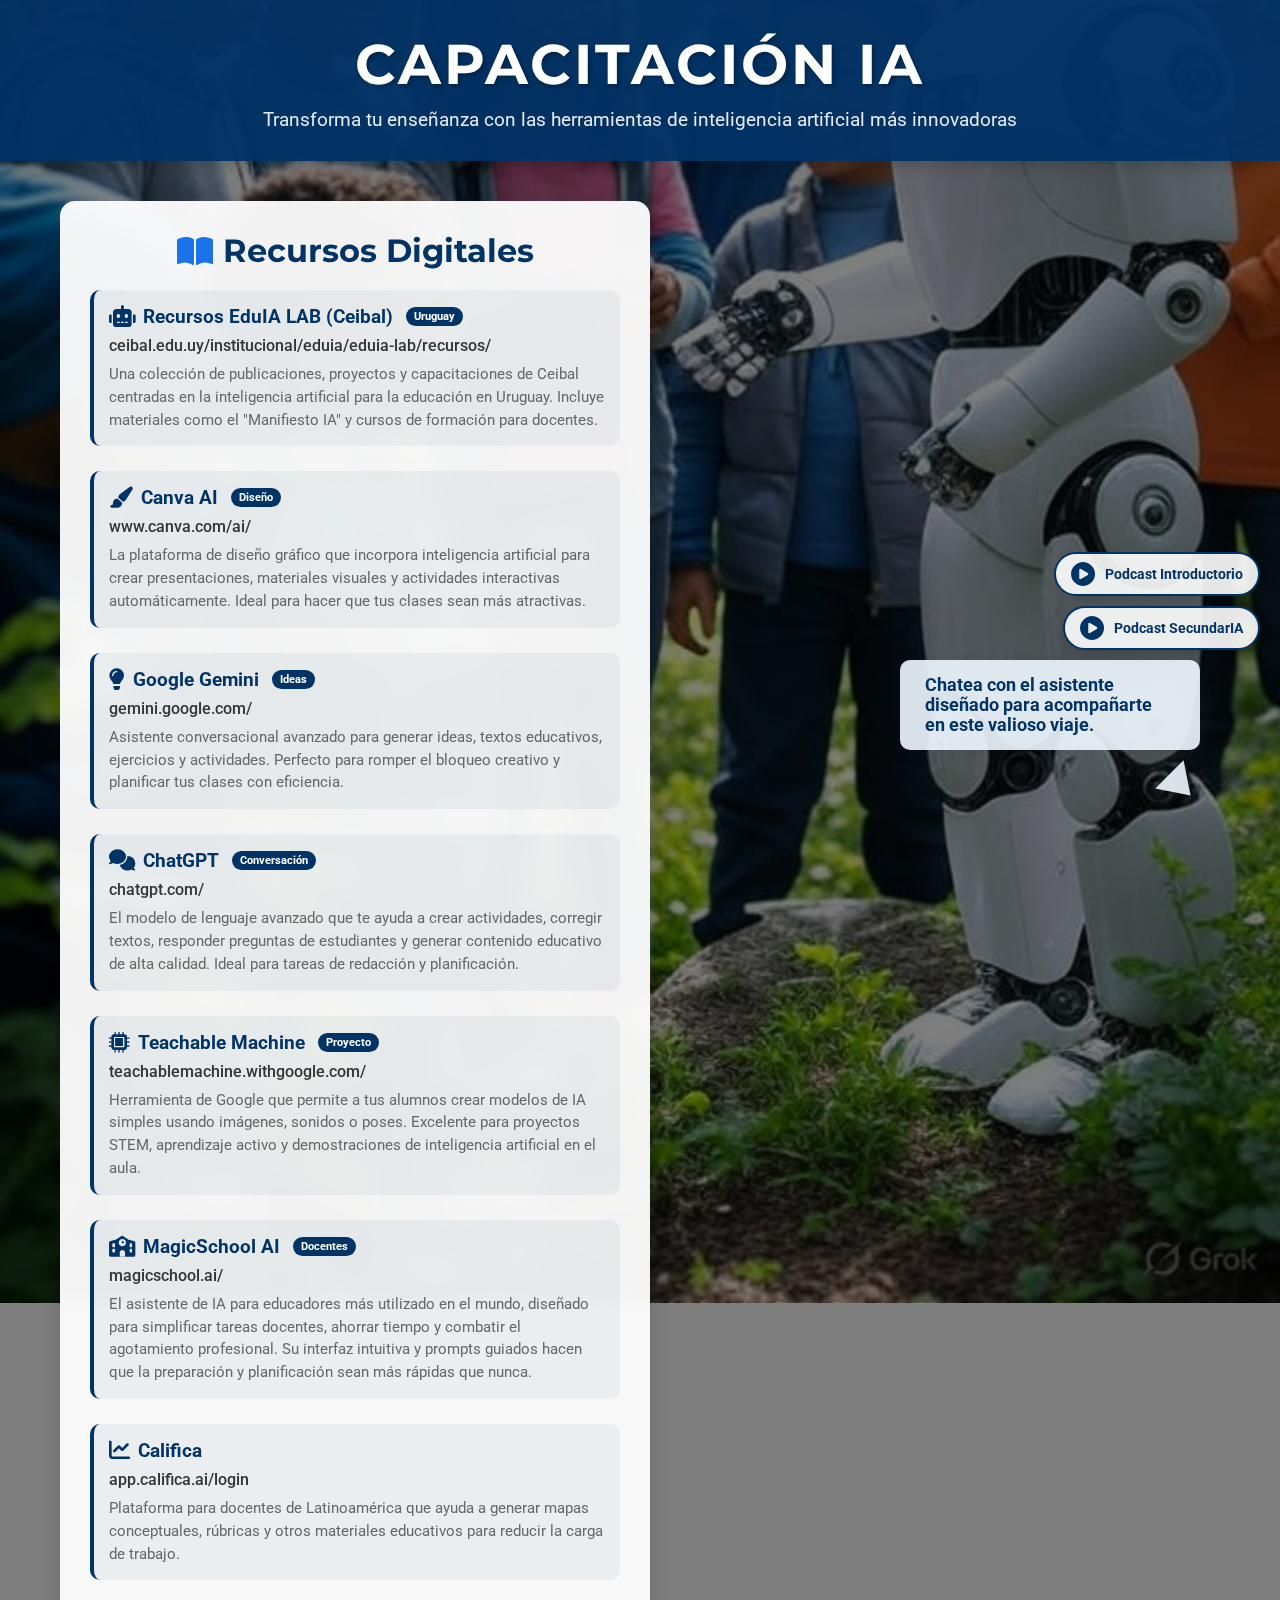
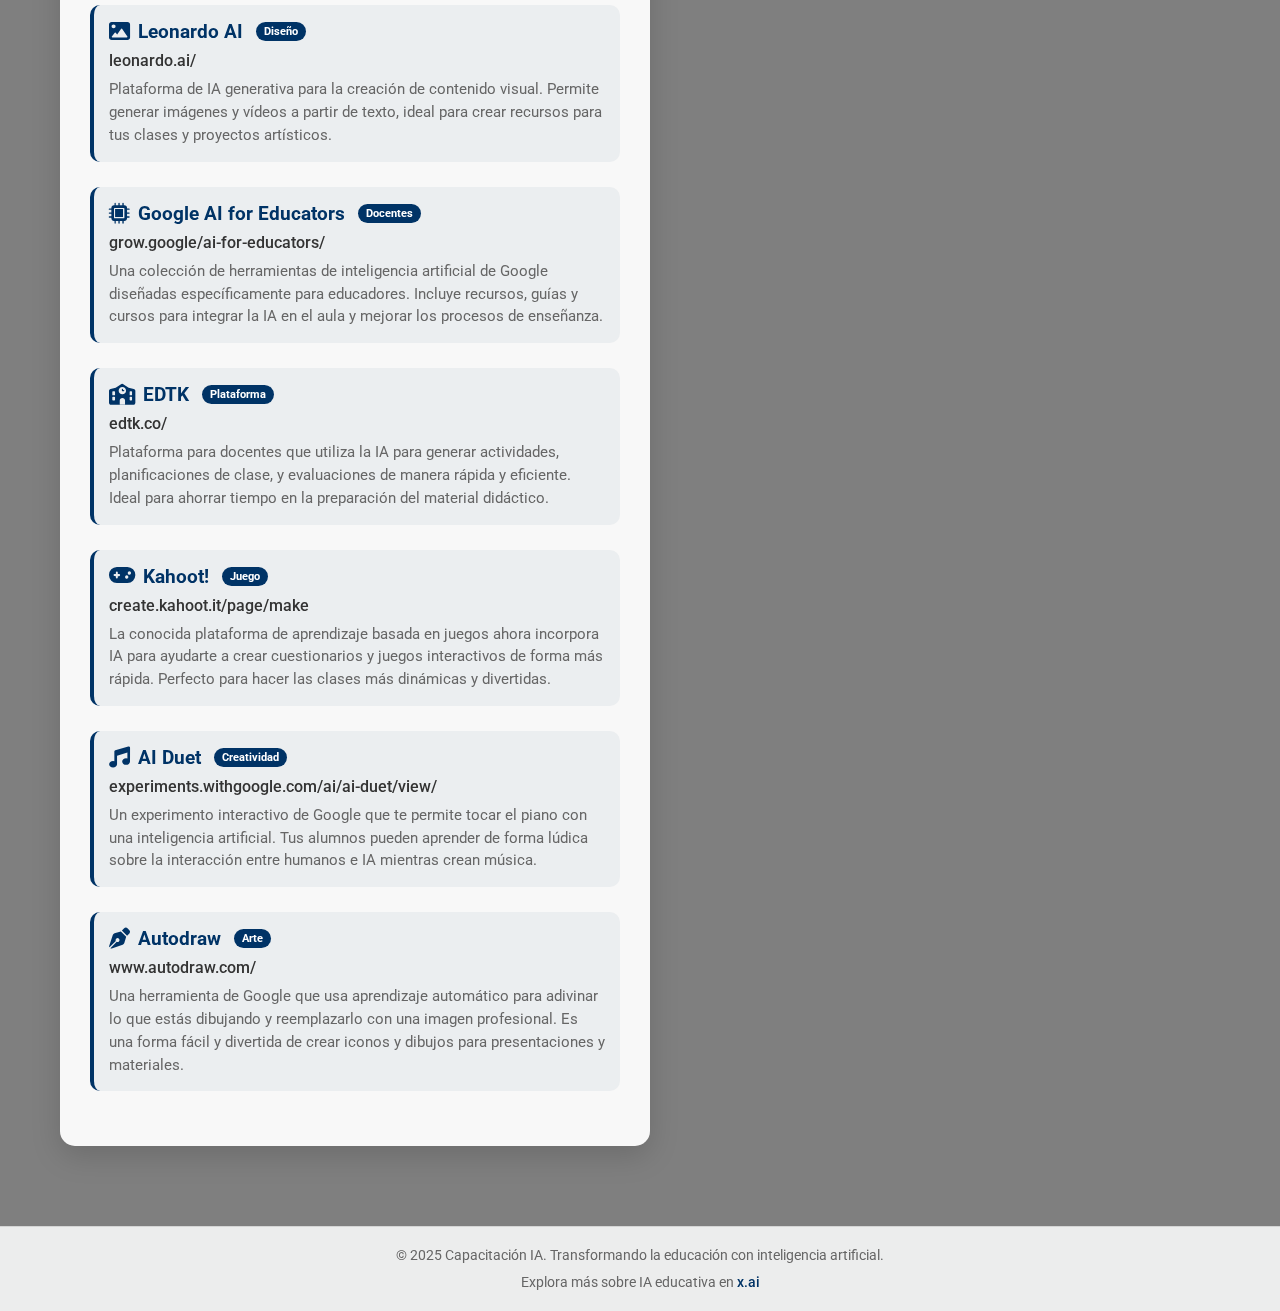
<file: index - copia (2).html>
<!DOCTYPE html>
<html lang="es">
<head>
    <meta charset="UTF-8">
    <meta name="viewport" content="width=device-width, initial-scale=1.0">
    <meta name="description" content="Capacitación en IA con herramientas esenciales para docentes.">
    <title>Capacitación IA - Tu Asistente Educativo Inteligente</title>
    <link href="https://fonts.googleapis.com/css2?family=Montserrat:wght@700;600&family=Roboto:wght@400;500&display=swap" rel="stylesheet">
    <link rel="stylesheet" href="https://cdnjs.cloudflare.com/ajax/libs/font-awesome/6.0.0/css/all.min.css">
    <script src="https://cdn.botpress.cloud/webchat/v3.2/inject.js"></script>
    <script src="https://files.bpcontent.cloud/2025/08/28/18/20250828181855-SDCU21ES.js" defer></script>
    <style>
        * {
            margin: 0;
            padding: 0;
            box-sizing: border-box;
        }

        body {
            font-family: 'Roboto', sans-serif;
            background: linear-gradient(rgba(0, 0, 0, 0.5), rgba(0, 0, 0, 0.5)), url('image.jpg') no-repeat center/cover fixed;
            color: #333;
            min-height: 100vh;
            text-align: center;
            overflow-x: hidden;
        }

        .background-pattern {
            position: fixed;
            top: 0;
            left: 0;
            width: 100%;
            height: 100%;
            background-image: radial-gradient(circle at 10% 20%, rgba(255, 255, 255, 0.1) 0%, transparent 5%), radial-gradient(circle at 90% 80%, rgba(255, 255, 255, 0.1) 0%, transparent 5%), radial-gradient(circle at 50% 50%, rgba(255, 255, 255, 0.05) 0%, transparent 10%);
            z-index: -1;
            pointer-events: none;
        }

        header {
            background: rgba(0, 51, 102, 0.95);
            color: white;
            padding: 30px 0;
            box-shadow: 0 4px 15px rgba(0, 0, 0, 0.2);
            position: relative;
            overflow: hidden;
        }

        header::before {
            content: '';
            position: absolute;
            top: 0;
            left: 0;
            right: 0;
            bottom: 0;
            background: url('data:image/svg+xml;utf8,<svg xmlns="http://www.w3.org/2000/svg" viewBox="0 0 100 100" preserveAspectRatio="none"><path d="M0,0 L100,0 L100,100 Z" fill="rgba(255,255,255,0.1)"/></svg>');
            background-size: 100% 100%;
            z-index: -1;
        }

        header h1 {
            font-family: 'Montserrat', sans-serif;
            font-size: 3.5rem;
            font-weight: 700;
            letter-spacing: 3px;
            text-transform: uppercase;
            text-shadow: 2px 2px 4px rgba(0, 0, 0, 0.3);
            margin-bottom: 10px;
            animation: fadeInDown 1s ease;
        }

        header p {
            font-size: 1.2rem;
            opacity: 0.9;
            max-width: 800px;
            margin: 0 auto;
            animation: fadeInUp 1s ease;
        }

        main {
            display: flex;
            flex-direction: column;
            align-items: center;
            padding: 40px 20px;
            max-width: 1200px;
            margin: 0 auto;
            z-index: 1;
        }

        .container {
            display: flex;
            flex-direction: column;
            gap: 40px;
            width: 100%;
        }

        @media (min-width: 900px) {
            .container {
                flex-direction: row;
                align-items: flex-start;
            }
        }

        .resources-container {
            flex: 1;
            min-width: 350px;
            background: rgba(255, 255, 255, 0.95);
            backdrop-filter: blur(10px);
            border-radius: 15px;
            padding: 30px;
            box-shadow: 0 10px 30px rgba(0, 0, 0, 0.15);
            text-align: left;
            transition: all 0.3s ease;
        }

        .resources-container:hover {
            transform: translateY(-5px);
            box-shadow: 0 15px 35px rgba(0, 0, 0, 0.2);
        }

        .resources-container h2 {
            font-family: 'Montserrat', sans-serif;
            color: #003366;
            font-size: 2rem;
            margin-bottom: 20px;
            text-align: center;
            display: flex;
            align-items: center;
            justify-content: center;
            gap: 10px;
        }

        .resources-container h2 i {
            color: #1a73e8;
        }

        .resource-item {
            margin-bottom: 25px;
            padding: 15px;
            border-radius: 10px;
            background: rgba(0, 51, 102, 0.05);
            transition: all 0.3s ease;
            border-left: 4px solid #003366;
        }

        .resource-item:hover {
            background: rgba(0, 51, 102, 0.15);
            transform: translateX(5px);
            box-shadow: 0 5px 15px rgba(0, 0, 0, 0.1);
        }

        .resource-item h3 {
            color: #003366;
            margin-bottom: 8px;
            font-size: 1.2rem;
            display: flex;
            align-items: center;
            gap: 8px;
        }

        .resource-item h3 i {
            font-size: 1.1em;
        }

        .resource-item a {
            color: #333;
            text-decoration: none;
            font-weight: 500;
            display: block;
            margin: 5px 0;
            transition: color 0.3s ease;
        }

        .resource-item a:hover {
            color: #003366;
            text-decoration: underline;
        }

        .resource-item p {
            color: #666;
            font-size: 0.95rem;
            line-height: 1.5;
            margin-top: 8px;
        }

        .chat-container {
            flex: 1;
            min-width: 350px;
            display: flex;
            flex-direction: column;
            align-items: center;
        }

        .tag {
            display: inline-block;
            background: #003366;
            color: white;
            padding: 3px 8px;
            border-radius: 12px;
            font-size: 0.7rem;
            margin-left: 5px;
            font-weight: bold;
        }

        footer {
            background-color: rgba(248, 249, 250, 0.9);
            text-align: center;
            padding: 20px 0;
            font-size: 0.9rem;
            color: #666;
            margin-top: 40px;
            border-top: 1px solid rgba(0, 0, 0, 0.1);
        }

        footer a {
            color: #003366;
            text-decoration: none;
            font-weight: 500;
        }

        footer a:hover {
            text-decoration: underline;
        }

        .footer-content {
            display: flex;
            flex-direction: column;
            align-items: center;
            gap: 10px;
        }

        @media (max-width: 800px) {
            header h1 {
                font-size: 2.5rem;
            }

            header p {
                font-size: 1rem;
                padding: 0 20px;
            }

            #webchat {
                width: 100%;
                height: 400px;
            }

            .container {
                flex-direction: column;
            }

            .resources-container {
                margin-bottom: 30px;
            }

            main {
                padding: 20px 15px;
            }
        }

        @media (max-width: 480px) {
            header h1 {
                font-size: 2rem;
            }

            header p {
                font-size: 0.9rem;
                padding: 0 15px;
            }

            #webchat {
                height: 350px;
            }

            .resources-container {
                padding: 20px;
            }

            .resource-item h3 {
                font-size: 1.1rem;
            }

            .resource-item p {
                font-size: 0.9rem;
            }

            footer {
                padding: 15px 0;
            }
        }

        @keyframes fadeInDown {
            from {
                opacity: 0;
                transform: translateY(-30px);
            }

            to {
                opacity: 1;
                transform: translateY(0);
            }
        }

        @keyframes fadeInUp {
            from {
                opacity: 0;
                transform: translateY(30px);
            }

            to {
                opacity: 1;
                transform: translateY(0);
            }
        }

        .floating {
            animation: floating 3s ease-in-out infinite;
        }

        @keyframes floating {
            0% {
                transform: translateY(0px);
            }

            50% {
                transform: translateY(-10px);
            }

            100% {
                transform: translateY(0px);
            }
        }

        .arrow-and-text-container {
            position: fixed;
            bottom: 100px;
            right: 80px;
            display: flex;
            flex-direction: column;
            align-items: flex-end;
            z-index: 999;
            animation: pulse 2s infinite ease-in-out;
        }

        .arrow-text {
            background-color: rgba(240, 248, 255, 0.9);
            color: #003366;
            padding: 15px 25px;
            border-radius: 10px;
            box-shadow: 0 4px 15px rgba(0, 0, 0, 0.1);
            font-weight: bold;
            font-size: 1.1rem;
            margin-bottom: 20px;
            max-width: 300px;
            text-align: left;
        }

        .arrow {
            width: 0;
            height: 0;
            border-left: 20px solid transparent;
            border-right: 20px solid transparent;
            border-top: 30px solid rgba(240, 248, 255, 0.9);
            transform: rotate(-45deg);
            margin-right: 0;
            animation: bounce 1.5s infinite;
        }

        @keyframes pulse {
            0% {
                transform: scale(1);
            }

            50% {
                transform: scale(1.03);
            }

            100% {
                transform: scale(1);
            }
        }

        @keyframes bounce {
            0%, 100% {
                transform: translateY(0) rotate(-45deg);
            }

            50% {
                transform: translateY(-8px) rotate(-45deg);
            }
        }

        @media (max-width: 768px) {
            .arrow-and-text-container {
                bottom: 80px;
                right: 60px;
            }

            .arrow-text {
                font-size: 1rem;
                padding: 12px 20px;
                max-width: 250px;
            }

            .arrow {
                border-left: 15px solid transparent;
                border-right: 15px solid transparent;
                border-top: 25px solid rgba(240, 248, 255, 0.9);
            }

            @keyframes bounce {
                0%, 100% {
                    transform: translateY(0) rotate(-45deg);
                }

                50% {
                    transform: translateY(-6px) rotate(-45deg);
                }
            }
        }

        @media (max-width: 480px) {
            .arrow-and-text-container {
                bottom: 60px;
                right: 10px;
                flex-direction: column;
                align-items: center;
                width: calc(100% - 20px);
                left: 10px;
            }

            .arrow-text {
                font-size: 0.9rem;
                padding: 10px 15px;
                max-width: 90%;
                margin-bottom: 15px;
                text-align: center;
            }

            .arrow {
                border-left: 12px solid transparent;
                border-right: 12px solid transparent;
                border-top: 20px solid rgba(240, 248, 255, 0.9);
                transform: rotate(180deg);
            }

            @keyframes bounce {
                0%, 100% {
                    transform: translateY(0) rotate(180deg);
                }

                50% {
                    transform: translateY(-5px) rotate(180deg);
                }
            }
        }

        .podcast-buttons-container {
            position: fixed;
            bottom: 250px;
            right: 20px;
            z-index: 999;
            display: flex;
            flex-direction: column;
            gap: 10px;
            align-items: flex-end;
        }

        .podcast-button {
            display: flex;
            flex-direction: row;
            align-items: center;
            background: rgba(255, 255, 255, 0.9);
            border: 2px solid #003366;
            border-radius: 25px;
            padding: 8px 15px;
            cursor: pointer;
            box-shadow: 0 4px 10px rgba(0, 0, 0, 0.1);
            transition: all 0.3s ease;
            text-decoration: none;
        }

        .podcast-button:hover {
            transform: scale(1.05);
            background: #e6f0ff;
        }

        .podcast-button i {
            font-size: 1.5rem;
            color: #003366;
            margin-right: 10px;
        }

        .podcast-button span {
            font-weight: bold;
            color: #003366;
            font-size: 0.9rem;
            text-align: center;
        }

        .podcast-button .loading-icon {
            font-size: 1.5rem;
        }

        .podcast-button .loading-icon.fa-spin {
            animation: spin 1s linear infinite;
        }

        @keyframes spin {
            0% {
                transform: rotate(0deg);
            }

            100% {
                transform: rotate(360deg);
            }
        }

        @media (max-width: 768px) {
            .podcast-buttons-container {
                bottom: 180px;
                right: 10px;
            }

            .podcast-button {
                padding: 6px 12px;
            }

            .podcast-button i {
                font-size: 1.2rem;
                margin-right: 8px;
            }

            .podcast-button span {
                font-size: 0.8rem;
            }
        }

        @media (max-width: 480px) {
            .podcast-buttons-container {
                bottom: 150px;
                right: 10px;
                flex-direction: row;
                justify-content: center;
                gap: 10px;
                width: 100%;
                left: 0;
                padding: 0 10px;
            }

            .podcast-button {
                flex-direction: row;
                gap: 8px;
                padding: 8px 12px;
            }

            .podcast-button i {
                font-size: 1.2rem;
                margin-right: 5px;
            }
        }
    </style>
</head>

<body>
    <div class="background-pattern"></div>

    <header>
        <h1 class="floating">Capacitación IA</h1>
        <p>Transforma tu enseñanza con las herramientas de inteligencia artificial más innovadoras</p>
    </header>

    <main>
        <div class="container">
            <div class="resources-container">
                <h2><i class="fas fa-book-open"></i> Recursos Digitales</h2>

                <div class="resource-item">
                    <h3><i class="fas fa-robot"></i> Recursos EduIA LAB (Ceibal) <span class="tag">Uruguay</span></h3>
                    <a href="https://ceibal.edu.uy/institucional/eduia/eduia-lab/recursos/" target="_blank">ceibal.edu.uy/institucional/eduia/eduia-lab/recursos/</a>
                    <p>Una colección de publicaciones, proyectos y capacitaciones de Ceibal centradas en la inteligencia artificial para la educación en Uruguay. Incluye materiales como el "Manifiesto IA" y cursos de formación para docentes.</p>
                </div>
                <div class="resource-item">
                    <h3><i class="fas fa-paint-brush"></i> Canva AI <span class="tag">Diseño</span></h3>
                    <a href="https://www.canva.com/ai/" target="_blank">www.canva.com/ai/</a>
                    <p>La plataforma de diseño gráfico que incorpora inteligencia artificial para crear presentaciones, materiales visuales y actividades interactivas automáticamente. Ideal para hacer que tus clases sean más atractivas.</p>
                </div>
                <div class="resource-item">
                    <h3><i class="fas fa-lightbulb"></i> Google Gemini <span class="tag">Ideas</span></h3>
                    <a href="https://gemini.google.com/" target="_blank">gemini.google.com/</a>
                    <p>Asistente conversacional avanzado para generar ideas, textos educativos, ejercicios y actividades. Perfecto para romper el bloqueo creativo y planificar tus clases con eficiencia.</p>
                </div>
                <div class="resource-item">
                    <h3><i class="fas fa-comments"></i> ChatGPT <span class="tag">Conversación</span></h3>
                    <a href="https://chatgpt.com/" target="_blank">chatgpt.com/</a>
                    <p>El modelo de lenguaje avanzado que te ayuda a crear actividades, corregir textos, responder preguntas de estudiantes y generar contenido educativo de alta calidad. Ideal para tareas de redacción y planificación.</p>
                </div>
                <div class="resource-item">
                    <h3><i class="fas fa-microchip"></i> Teachable Machine <span class="tag">Proyecto</span></h3>
                    <a href="https://teachablemachine.withgoogle.com/" target="_blank">teachablemachine.withgoogle.com/</a>
                    <p>Herramienta de Google que permite a tus alumnos crear modelos de IA simples usando imágenes, sonidos o poses. Excelente para proyectos STEM, aprendizaje activo y demostraciones de inteligencia artificial en el aula.</p>
                </div>
                <div class="resource-item">
                    <h3><i class="fas fa-school"></i> MagicSchool AI <span class="tag">Docentes</span></h3>
                    <a href="https://www.magicschool.ai/" target="_blank">magicschool.ai/</a>
                    <p>El asistente de IA para educadores más utilizado en el mundo, diseñado para simplificar tareas docentes, ahorrar tiempo y combatir el agotamiento profesional. Su interfaz intuitiva y prompts guiados hacen que la preparación y planificación sean más rápidas que nunca.</p>
                </div>
                <div class="resource-item">
                    <h3><i class="fas fa-chart-line"></i> Califica</h3>
                    <a href="https://app.califica.ai/login" target="_blank">app.califica.ai/login</a>
                    <p>Plataforma para docentes de Latinoamérica que ayuda a generar mapas conceptuales, rúbricas y otros materiales educativos para reducir la carga de trabajo.</p>
                </div>
                <div class="resource-item">
                    <h3><i class="fas fa-image"></i> Leonardo AI <span class="tag">Diseño</span></h3>
                    <a href="https://leonardo.ai/" target="_blank">leonardo.ai/</a>
                    <p>Plataforma de IA generativa para la creación de contenido visual. Permite generar imágenes y vídeos a partir de texto, ideal para crear recursos para tus clases y proyectos artísticos.</p>
                </div>
                <div class="resource-item">
                    <h3><i class="fas fa-microchip"></i> Google AI for Educators <span class="tag">Docentes</span></h3>
                    <a href="https://grow.google/ai-for-educators/" target="_blank">grow.google/ai-for-educators/</a>
                    <p>Una colección de herramientas de inteligencia artificial de Google diseñadas específicamente para educadores. Incluye recursos, guías y cursos para integrar la IA en el aula y mejorar los procesos de enseñanza.</p>
                </div>
                <div class="resource-item">
                    <h3><i class="fas fa-school"></i> EDTK <span class="tag">Plataforma</span></h3>
                    <a href="https://edtk.co/" target="_blank">edtk.co/</a>
                    <p>Plataforma para docentes que utiliza la IA para generar actividades, planificaciones de clase, y evaluaciones de manera rápida y eficiente. Ideal para ahorrar tiempo en la preparación del material didáctico.</p>
                </div>
                <div class="resource-item">
                    <h3><i class="fas fa-gamepad"></i> Kahoot! <span class="tag">Juego</span></h3>
                    <a href="https://create.kahoot.it/page/make" target="_blank">create.kahoot.it/page/make</a>
                    <p>La conocida plataforma de aprendizaje basada en juegos ahora incorpora IA para ayudarte a crear cuestionarios y juegos interactivos de forma más rápida. Perfecto para hacer las clases más dinámicas y divertidas.</p>
                </div>
                <div class="resource-item">
                    <h3><i class="fas fa-music"></i> AI Duet <span class="tag">Creatividad</span></h3>
                    <a href="https://experiments.withgoogle.com/ai/ai-duet/view/" target="_blank">experiments.withgoogle.com/ai/ai-duet/view/</a>
                    <p>Un experimento interactivo de Google que te permite tocar el piano con una inteligencia artificial. Tus alumnos pueden aprender de forma lúdica sobre la interacción entre humanos e IA mientras crean música.</p>
                </div>
                <div class="resource-item">
                    <h3><i class="fas fa-pen-nib"></i> Autodraw <span class="tag">Arte</span></h3>
                    <a href="https://www.autodraw.com/" target="_blank">www.autodraw.com/</a>
                    <p>Una herramienta de Google que usa aprendizaje automático para adivinar lo que estás dibujando y reemplazarlo con una imagen profesional. Es una forma fácil y divertida de crear iconos y dibujos para presentaciones y materiales.</p>
                </div>
            </div>
            <div class="chat-container">
                <div id="webchat"></div>
            </div>
        </div>
    </main>
    <div class="arrow-and-text-container">
        <div class="arrow-text">
            Chatea con el asistente diseñado para acompañarte en este valioso viaje.
        </div>
        <div class="arrow"></div>
    </div>
    <div class="podcast-buttons-container">
        <a class="podcast-button" data-file="podcastia1.m4a" onclick="handlePodcastClick(this)">
            <i class="fas fa-play-circle"></i>
            <span>Podcast Introductorio</span>
        </a>
        <a class="podcast-button" data-file="podcastia2.m4a" onclick="handlePodcastClick(this)">
            <i class="fas fa-play-circle"></i>
            <span>Podcast SecundarIA</span>
        </a>
    </div>
    <footer>
        <div class="footer-content">
            <p>&copy; 2025 Capacitación IA. Transformando la educación con inteligencia artificial.</p>
            <p>Explora más sobre IA educativa en <a href="https://x.ai" target="_blank">x.ai</a></p>
        </div>
    </footer>
    <script>
        let currentAudio = null;
        let currentButton = null;

        function handlePodcastClick(button) {
            const file = button.getAttribute('data-file');
            const icon = button.querySelector('i');
            if (currentAudio && currentButton === button) {
                if (currentAudio.paused) {
                    currentAudio.play();
                    icon.className = 'fas fa-pause-circle';
                } else {
                    currentAudio.pause();
                    icon.className = 'fas fa-play-circle';
                }
            } else {
                if (currentAudio) {
                    currentAudio.pause();
                    currentAudio.currentTime = 0;
                    if (currentButton) {
                        currentButton.querySelector('i').className = 'fas fa-play-circle';
                    }
                }
                currentButton = button;
                icon.className = 'fas fa-spinner fa-spin';
                currentAudio = new Audio(file);
                currentAudio.addEventListener('canplaythrough', () => {
                    icon.className = 'fas fa-pause-circle';
                    currentAudio.play();
                }, {
                    once: true
                });
                currentAudio.addEventListener('ended', () => {
                    icon.className = 'fas fa-play-circle';
                    currentButton = null;
                    currentAudio = null;
                });
                currentAudio.addEventListener('error', () => {
                    console.error("Error al cargar el audio:", file);
                    icon.className = 'fas fa-play-circle';
                    alert("Hubo un problema al reproducir el audio. Por favor, asegúrate de que el archivo '" + file + "' esté en la misma carpeta.");
                }, {
                    once: true
                });
            }
        }
    </script>
</body>
</html>
</file>
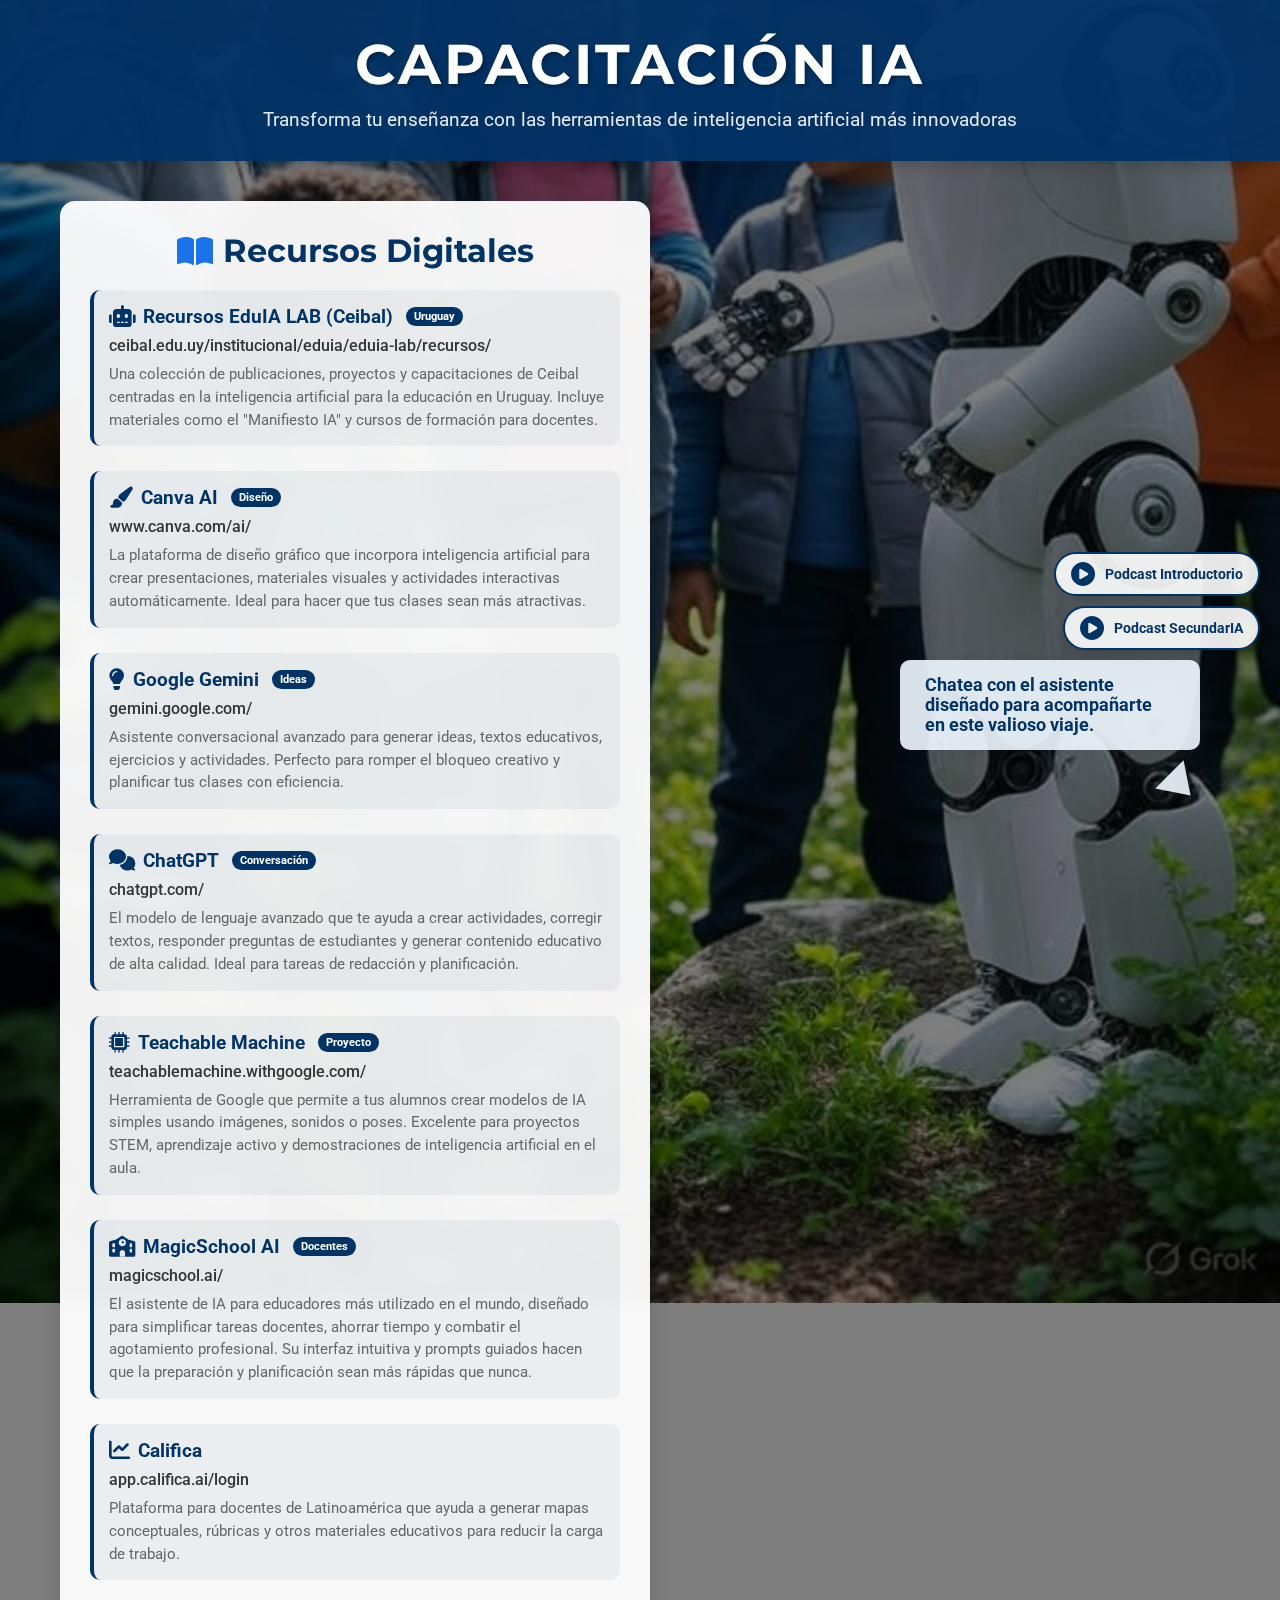
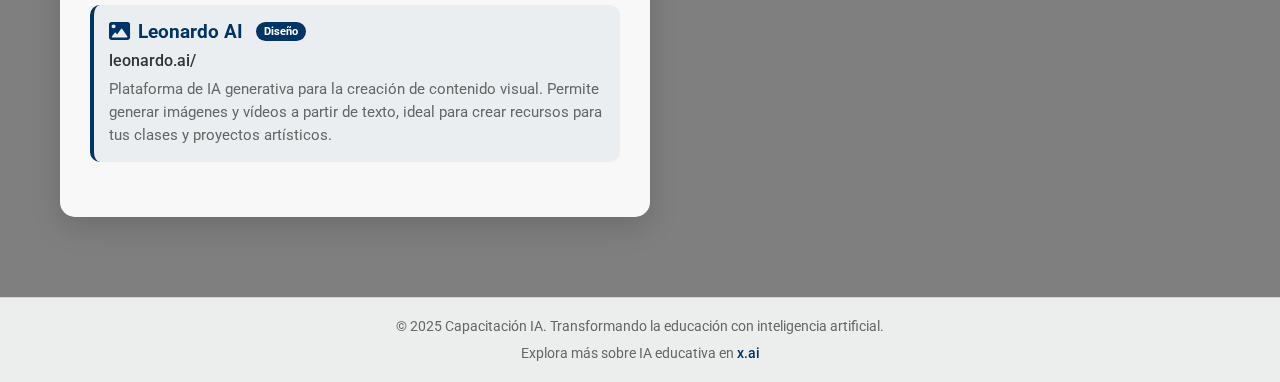
<file: index - copia.html>
<!DOCTYPE html>
<html lang="es">
<head>
    <meta charset="UTF-8">
    <meta name="viewport" content="width=device-width, initial-scale=1.0">
    <meta name="description" content="Capacitación en IA con herramientas esenciales para docentes.">
    <title>Capacitación IA - Tu Asistente Educativo Inteligente</title>
    <link href="https://fonts.googleapis.com/css2?family=Montserrat:wght@700;600&family=Roboto:wght@400;500&display=swap" rel="stylesheet">
    <link rel="stylesheet" href="https://cdnjs.cloudflare.com/ajax/libs/font-awesome/6.0.0/css/all.min.css">
    <script src="https://cdn.botpress.cloud/webchat/v3.2/inject.js"></script>
    <script src="https://files.bpcontent.cloud/2025/08/28/18/20250828181855-SDCU21ES.js" defer></script>
    <style>
        * {
            margin: 0;
            padding: 0;
            box-sizing: border-box;
        }
        body {
            font-family: 'Roboto', sans-serif;
            background: linear-gradient(rgba(0, 0, 0, 0.5), rgba(0, 0, 0, 0.5)), url('image.jpg') no-repeat center/cover fixed;
            color: #333;
            min-height: 100vh;
            text-align: center;
            overflow-x: hidden;
        }
        .background-pattern {
            position: fixed;
            top: 0;
            left: 0;
            width: 100%;
            height: 100%;
            background-image: 
                radial-gradient(circle at 10% 20%, rgba(255, 255, 255, 0.1) 0%, transparent 5%),
                radial-gradient(circle at 90% 80%, rgba(255, 255, 255, 0.1) 0%, transparent 5%),
                radial-gradient(circle at 50% 50%, rgba(255, 255, 255, 0.05) 0%, transparent 10%);
            z-index: -1;
            pointer-events: none;
        }
        header {
            background: rgba(0, 51, 102, 0.95); /* Azul marino */
            color: white;
            padding: 30px 0;
            box-shadow: 0 4px 15px rgba(0, 0, 0, 0.2);
            position: relative;
            overflow: hidden;
        }
        header::before {
            content: '';
            position: absolute;
            top: 0;
            left: 0;
            right: 0;
            bottom: 0;
            background: url('data:image/svg+xml;utf8,<svg xmlns="http://www.w3.org/2000/svg" viewBox="0 0 100 100" preserveAspectRatio="none"><path d="M0,0 L100,0 L100,100 Z" fill="rgba(255,255,255,0.1)"/></svg>');
            background-size: 100% 100%;
            z-index: -1;
        }
        header h1 {
            font-family: 'Montserrat', sans-serif;
            font-size: 3.5rem;
            font-weight: 700;
            letter-spacing: 3px;
            text-transform: uppercase;
            text-shadow: 2px 2px 4px rgba(0, 0, 0, 0.3);
            margin-bottom: 10px;
            animation: fadeInDown 1s ease;
        }
        header p {
            font-size: 1.2rem;
            opacity: 0.9;
            max-width: 800px;
            margin: 0 auto;
            animation: fadeInUp 1s ease;
        }
        main {
            display: flex;
            flex-direction: column;
            align-items: center;
            padding: 40px 20px;
            max-width: 1200px;
            margin: 0 auto;
            z-index: 1;
        }
        .container {
            display: flex;
            flex-direction: column;
            gap: 40px;
            width: 100%;
        }
        @media (min-width: 900px) {
            .container {
                flex-direction: row;
                align-items: flex-start;
            }
        }
        .resources-container {
            flex: 1;
            min-width: 350px;
            background: rgba(255, 255, 255, 0.95);
            backdrop-filter: blur(10px);
            border-radius: 15px;
            padding: 30px;
            box-shadow: 0 10px 30px rgba(0, 0, 0, 0.15);
            text-align: left;
            transition: all 0.3s ease;
        }
        .resources-container:hover {
            transform: translateY(-5px);
            box-shadow: 0 15px 35px rgba(0, 0, 0, 0.2);
        }
        .resources-container h2 {
            font-family: 'Montserrat', sans-serif;
            color: #003366; /* Azul marino */
            font-size: 2rem;
            margin-bottom: 20px;
            text-align: center;
            display: flex;
            align-items: center;
            justify-content: center;
            gap: 10px;
        }
        .resources-container h2 i {
            color: #1a73e8; /* Un azul complementario para el ícono */
        }
        .resource-item {
            margin-bottom: 25px;
            padding: 15px;
            border-radius: 10px;
            background: rgba(0, 51, 102, 0.05); /* Azul marino muy claro */
            transition: all 0.3s ease;
            border-left: 4px solid #003366; /* Azul marino */
        }
        .resource-item:hover {
            background: rgba(0, 51, 102, 0.15); /* Azul marino más claro en hover */
            transform: translateX(5px);
            box-shadow: 0 5px 15px rgba(0, 0, 0, 0.1);
        }
        .resource-item h3 {
            color: #003366; /* Azul marino */
            margin-bottom: 8px;
            font-size: 1.2rem;
            display: flex;
            align-items: center;
            gap: 8px;
        }
        .resource-item h3 i {
            font-size: 1.1em;
        }
        .resource-item a {
            color: #333;
            text-decoration: none;
            font-weight: 500;
            display: block;
            margin: 5px 0;
            transition: color 0.3s ease;
        }
        .resource-item a:hover {
            color: #003366; /* Azul marino en hover */
            text-decoration: underline;
        }
        .resource-item p {
            color: #666;
            font-size: 0.95rem;
            line-height: 1.5;
            margin-top: 8px;
        }
        .chat-container {
            flex: 1;
            min-width: 350px;
            display: flex;
            flex-direction: column;
            align-items: center;
        }
        .tag {
            display: inline-block;
            background: #003366; /* Azul marino */
            color: white;
            padding: 3px 8px;
            border-radius: 12px;
            font-size: 0.7rem;
            margin-left: 5px;
            font-weight: bold;
        }
        footer {
            background-color: rgba(248, 249, 250, 0.9);
            text-align: center;
            padding: 20px 0;
            font-size: 0.9rem;
            color: #666;
            margin-top: 40px;
            border-top: 1px solid rgba(0, 0, 0, 0.1);
        }
        footer a {
            color: #003366; /* Azul marino */
            text-decoration: none;
            font-weight: 500;
        }
        footer a:hover {
            text-decoration: underline;
        }
        .footer-content {
            display: flex;
            flex-direction: column;
            align-items: center;
            gap: 10px;
        }
        @media (max-width: 800px) {
            header h1 {
                font-size: 2.5rem;
            }
            header p {
                font-size: 1rem;
                padding: 0 20px;
            }
            #webchat {
                width: 100%;
                height: 400px;
            }
            .container {
                flex-direction: column;
            }
            .resources-container {
                margin-bottom: 30px;
            }
            main {
                padding: 20px 15px;
            }
        }
        @media (max-width: 480px) {
            header h1 {
                font-size: 2rem;
            }
            header p {
                font-size: 0.9rem;
                padding: 0 15px;
            }
            #webchat {
                height: 350px;
            }
            .resources-container {
                padding: 20px;
            }
            .resource-item h3 {
                font-size: 1.1rem;
            }
            .resource-item p {
                font-size: 0.9rem;
            }
            footer {
                padding: 15px 0;
            }
        }
        @keyframes fadeInDown {
            from {
                opacity: 0;
                transform: translateY(-30px);
            }
            to {
                opacity: 1;
                transform: translateY(0);
            }
        }
        @keyframes fadeInUp {
            from {
                opacity: 0;
                transform: translateY(30px);
            }
            to {
                opacity: 1;
                transform: translateY(0);
            }
        }
        .floating {
            animation: floating 3s ease-in-out infinite;
        }
        @keyframes floating {
            0% { transform: translateY(0px); }
            50% { transform: translateY(-10px); }
            100% { transform: translateY(0px); }
        }

        /* Estilos para la flecha y el texto */
        .arrow-and-text-container {
            position: fixed;
            bottom: 100px; 
            right: 80px;
            display: flex;
            flex-direction: column;
            align-items: flex-end; 
            z-index: 999; /* Z-index ajustado para quedar detrás del chat */
            animation: pulse 2s infinite ease-in-out; 
        }
        .arrow-text {
            background-color: rgba(240, 248, 255, 0.9); 
            color: #003366; /* Azul marino */
            padding: 15px 25px;
            border-radius: 10px;
            box-shadow: 0 4px 15px rgba(0,0,0,0.1);
            font-weight: bold;
            font-size: 1.1rem;
            margin-bottom: 20px;
            max-width: 300px;
            text-align: left;
        }
        .arrow {
            width: 0;
            height: 0;
            border-left: 20px solid transparent;
            border-right: 20px solid transparent;
            border-top: 30px solid rgba(240, 248, 255, 0.9); 
            transform: rotate(-45deg); 
            margin-right: 0; 
            animation: bounce 1.5s infinite; 
        }
        @keyframes pulse {
            0% { transform: scale(1); }
            50% { transform: scale(1.03); } 
            100% { transform: scale(1); }
        }
        @keyframes bounce {
            0%, 100% { transform: translateY(0) rotate(-45deg); }
            50% { transform: translateY(-8px) rotate(-45deg); } 
        }

        /* Media queries para responsividad de la flecha y el texto */
        @media (max-width: 768px) {
            .arrow-and-text-container {
                bottom: 80px; 
                right: 60px; 
            }
            .arrow-text {
                font-size: 1rem;
                padding: 12px 20px;
                max-width: 250px;
            }
            .arrow {
                border-left: 15px solid transparent;
                border-right: 15px solid transparent;
                border-top: 25px solid rgba(240, 248, 255, 0.9);
            }
            @keyframes bounce {
                0%, 100% { transform: translateY(0) rotate(-45deg); }
                50% { transform: translateY(-6px) rotate(-45deg); }
            }
        }

        @media (max-width: 480px) {
            .arrow-and-text-container {
                bottom: 60px; 
                right: 10px; 
                flex-direction: column; 
                align-items: center; 
                width: calc(100% - 20px); 
                left: 10px; 
            }
            .arrow-text {
                font-size: 0.9rem;
                padding: 10px 15px;
                max-width: 90%; 
                margin-bottom: 15px; 
                text-align: center; 
            }
            .arrow {
                border-left: 12px solid transparent;
                border-right: 12px solid transparent;
                border-top: 20px solid rgba(240, 248, 255, 0.9);
                transform: rotate(180deg);
            }
            @keyframes bounce {
                0%, 100% { transform: translateY(0) rotate(180deg); }
                50% { transform: translateY(-5px) rotate(180deg); }
            }
        }

        /* Estilos para los botones flotantes de podcast */
        .podcast-buttons-container {
            position: fixed;
            bottom: 250px;
            right: 20px;
            z-index: 999; /* Z-index ajustado para quedar detrás del chat */
            display: flex;
            flex-direction: column;
            gap: 10px;
            align-items: flex-end;
        }

        .podcast-button {
            display: flex;
            flex-direction: row;
            align-items: center;
            background: rgba(255, 255, 255, 0.9);
            border: 2px solid #003366;
            border-radius: 25px;
            padding: 8px 15px;
            cursor: pointer;
            box-shadow: 0 4px 10px rgba(0, 0, 0, 0.1);
            transition: all 0.3s ease;
            text-decoration: none;
        }

        .podcast-button:hover {
            transform: scale(1.05);
            background: #e6f0ff;
        }

        .podcast-button i {
            font-size: 1.5rem;
            color: #003366;
            margin-right: 10px;
        }

        .podcast-button span {
            font-weight: bold;
            color: #003366;
            font-size: 0.9rem;
            text-align: center;
        }

        .podcast-button .loading-icon {
            font-size: 1.5rem;
        }
        
        .podcast-button .loading-icon.fa-spin {
            animation: spin 1s linear infinite;
        }
        
        @keyframes spin {
            0% { transform: rotate(0deg); }
            100% { transform: rotate(360deg); }
        }

        @media (max-width: 768px) {
            .podcast-buttons-container {
                bottom: 180px;
                right: 10px;
            }
            .podcast-button {
                padding: 6px 12px;
            }
            .podcast-button i {
                font-size: 1.2rem;
                margin-right: 8px;
            }
            .podcast-button span {
                font-size: 0.8rem;
            }
        }
        @media (max-width: 480px) {
            .podcast-buttons-container {
                bottom: 150px; 
                right: 10px;
                flex-direction: row;
                justify-content: center;
                gap: 10px;
                width: 100%;
                left: 0;
                padding: 0 10px;
            }
            .podcast-button {
                flex-direction: row;
                gap: 8px;
                padding: 8px 12px;
            }
            .podcast-button i {
                font-size: 1.2rem;
                margin-right: 5px;
            }
        }
    </style>
</head>
<body>
    <div class="background-pattern"></div>
    
    <header>
        <h1 class="floating">Capacitación IA</h1>
        <p>Transforma tu enseñanza con las herramientas de inteligencia artificial más innovadoras</p>
    </header>

    <main>
        <div class="container">
            <div class="resources-container">
                <h2><i class="fas fa-book-open"></i> Recursos Digitales</h2>

                <div class="resource-item">
                    <h3><i class="fas fa-robot"></i> Recursos EduIA LAB (Ceibal) <span class="tag">Uruguay</span></h3>
                    <a href="https://ceibal.edu.uy/institucional/eduia/eduia-lab/recursos/" target="_blank">ceibal.edu.uy/institucional/eduia/eduia-lab/recursos/</a>
                    <p>Una colección de publicaciones, proyectos y capacitaciones de Ceibal centradas en la inteligencia artificial para la educación en Uruguay. Incluye materiales como el "Manifiesto IA" y cursos de formación para docentes.</p>
                </div>
                
                <div class="resource-item">
                    <h3><i class="fas fa-paint-brush"></i> Canva AI <span class="tag">Diseño</span></h3>
                    <a href="https://www.canva.com/ai/" target="_blank">www.canva.com/ai/</a>
                    <p>La plataforma de diseño gráfico que incorpora inteligencia artificial para crear presentaciones, materiales visuales y actividades interactivas automáticamente. Ideal para hacer que tus clases sean más atractivas.</p>
                </div>
                
                <div class="resource-item">
                    <h3><i class="fas fa-lightbulb"></i> Google Gemini <span class="tag">Ideas</span></h3>
                    <a href="https://gemini.google.com/" target="_blank">gemini.google.com/</a>
                    <p>Asistente conversacional avanzado para generar ideas, textos educativos, ejercicios y actividades. Perfecto para romper el bloqueo creativo y planificar tus clases con eficiencia.</p>
                </div>
                
                <div class="resource-item">
                    <h3><i class="fas fa-comments"></i> ChatGPT <span class="tag">Conversación</span></h3>
                    <a href="https://chatgpt.com/" target="_blank">chatgpt.com/</a>
                    <p>El modelo de lenguaje avanzado que te ayuda a crear actividades, corregir textos, responder preguntas de estudiantes y generar contenido educativo de alta calidad. Ideal para tareas de redacción y planificación.</p>
                </div>
                
                <div class="resource-item">
                    <h3><i class="fas fa-microchip"></i> Teachable Machine <span class="tag">Proyecto</span></h3>
                    <a href="https://teachablemachine.withgoogle.com/" target="_blank">teachablemachine.withgoogle.com/</a>
                    <p>Herramienta de Google que permite a tus alumnos crear modelos de IA simples usando imágenes, sonidos o poses. Excelente para proyectos STEM, aprendizaje activo y demostraciones de inteligencia artificial en el aula.</p>
                </div>
                
                <div class="resource-item">
                    <h3><i class="fas fa-school"></i> MagicSchool AI <span class="tag">Docentes</span></h3>
                    <a href="https://www.magicschool.ai/" target="_blank">magicschool.ai/</a>
                    <p>El asistente de IA para educadores más utilizado en el mundo, diseñado para simplificar tareas docentes, ahorrar tiempo y combatir el agotamiento profesional. Su interfaz intuitiva y prompts guiados hacen que la preparación y planificación sean más rápidas que nunca.</p>
                </div>

                <div class="resource-item">
                    <h3><i class="fas fa-chart-line"></i> Califica</h3>
                    <a href="https://app.califica.ai/login" target="_blank">app.califica.ai/login</a>
                    <p>Plataforma para docentes de Latinoamérica que ayuda a generar mapas conceptuales, rúbricas y otros materiales educativos para reducir la carga de trabajo.</p>
                </div>

                <div class="resource-item">
                    <h3><i class="fas fa-image"></i> Leonardo AI <span class="tag">Diseño</span></h3>
                    <a href="https://leonardo.ai/" target="_blank">leonardo.ai/</a>
                    <p>Plataforma de IA generativa para la creación de contenido visual. Permite generar imágenes y vídeos a partir de texto, ideal para crear recursos para tus clases y proyectos artísticos.</p>
                </div>
            </div>
            
            <div class="chat-container">
                <div id="webchat"></div>
            </div>
        </div>
    </main>

    <div class="arrow-and-text-container">
        <div class="arrow-text">
            Chatea con el asistente diseñado para acompañarte en este valioso viaje.
        </div>
        <div class="arrow"></div>
    </div>

    <div class="podcast-buttons-container">
        <a class="podcast-button" data-file="podcastia1.m4a" onclick="handlePodcastClick(this)">
            <i class="fas fa-play-circle"></i>
            <span>Podcast Introductorio</span>
        </a>
        <a class="podcast-button" data-file="podcastia2.m4a" onclick="handlePodcastClick(this)">
            <i class="fas fa-play-circle"></i>
            <span>Podcast SecundarIA</span>
        </a>
    </div>

    <footer>
        <div class="footer-content">
            <p>&copy; 2025 Capacitación IA. Transformando la educación con inteligencia artificial.</p>
            <p>Explora más sobre IA educativa en <a href="https://x.ai" target="_blank">x.ai</a></p>
        </div>
    </footer>

    <script>
        let currentAudio = null;
        let currentButton = null;

        function handlePodcastClick(button) {
            const file = button.getAttribute('data-file');
            const icon = button.querySelector('i');

            if (currentAudio && currentButton === button) {
                if (currentAudio.paused) {
                    currentAudio.play();
                    icon.className = 'fas fa-pause-circle';
                } else {
                    currentAudio.pause();
                    icon.className = 'fas fa-play-circle';
                }
            } else {
                if (currentAudio) {
                    currentAudio.pause();
                    currentAudio.currentTime = 0;
                    if (currentButton) {
                        currentButton.querySelector('i').className = 'fas fa-play-circle';
                    }
                }

                currentButton = button;
                icon.className = 'fas fa-spinner fa-spin';
                
                currentAudio = new Audio(file);
                
                currentAudio.addEventListener('canplaythrough', () => {
                    icon.className = 'fas fa-pause-circle'; 
                    currentAudio.play();
                }, { once: true });

                currentAudio.addEventListener('ended', () => {
                    icon.className = 'fas fa-play-circle';
                    currentButton = null;
                    currentAudio = null;
                });

                currentAudio.addEventListener('error', () => {
                    console.error("Error al cargar el audio:", file);
                    icon.className = 'fas fa-play-circle';
                    alert("Hubo un problema al reproducir el audio. Por favor, asegúrate de que el archivo '" + file + "' esté en la misma carpeta.");
                }, { once: true });
            }
        }
    </script>
</body>
</html>
</file>
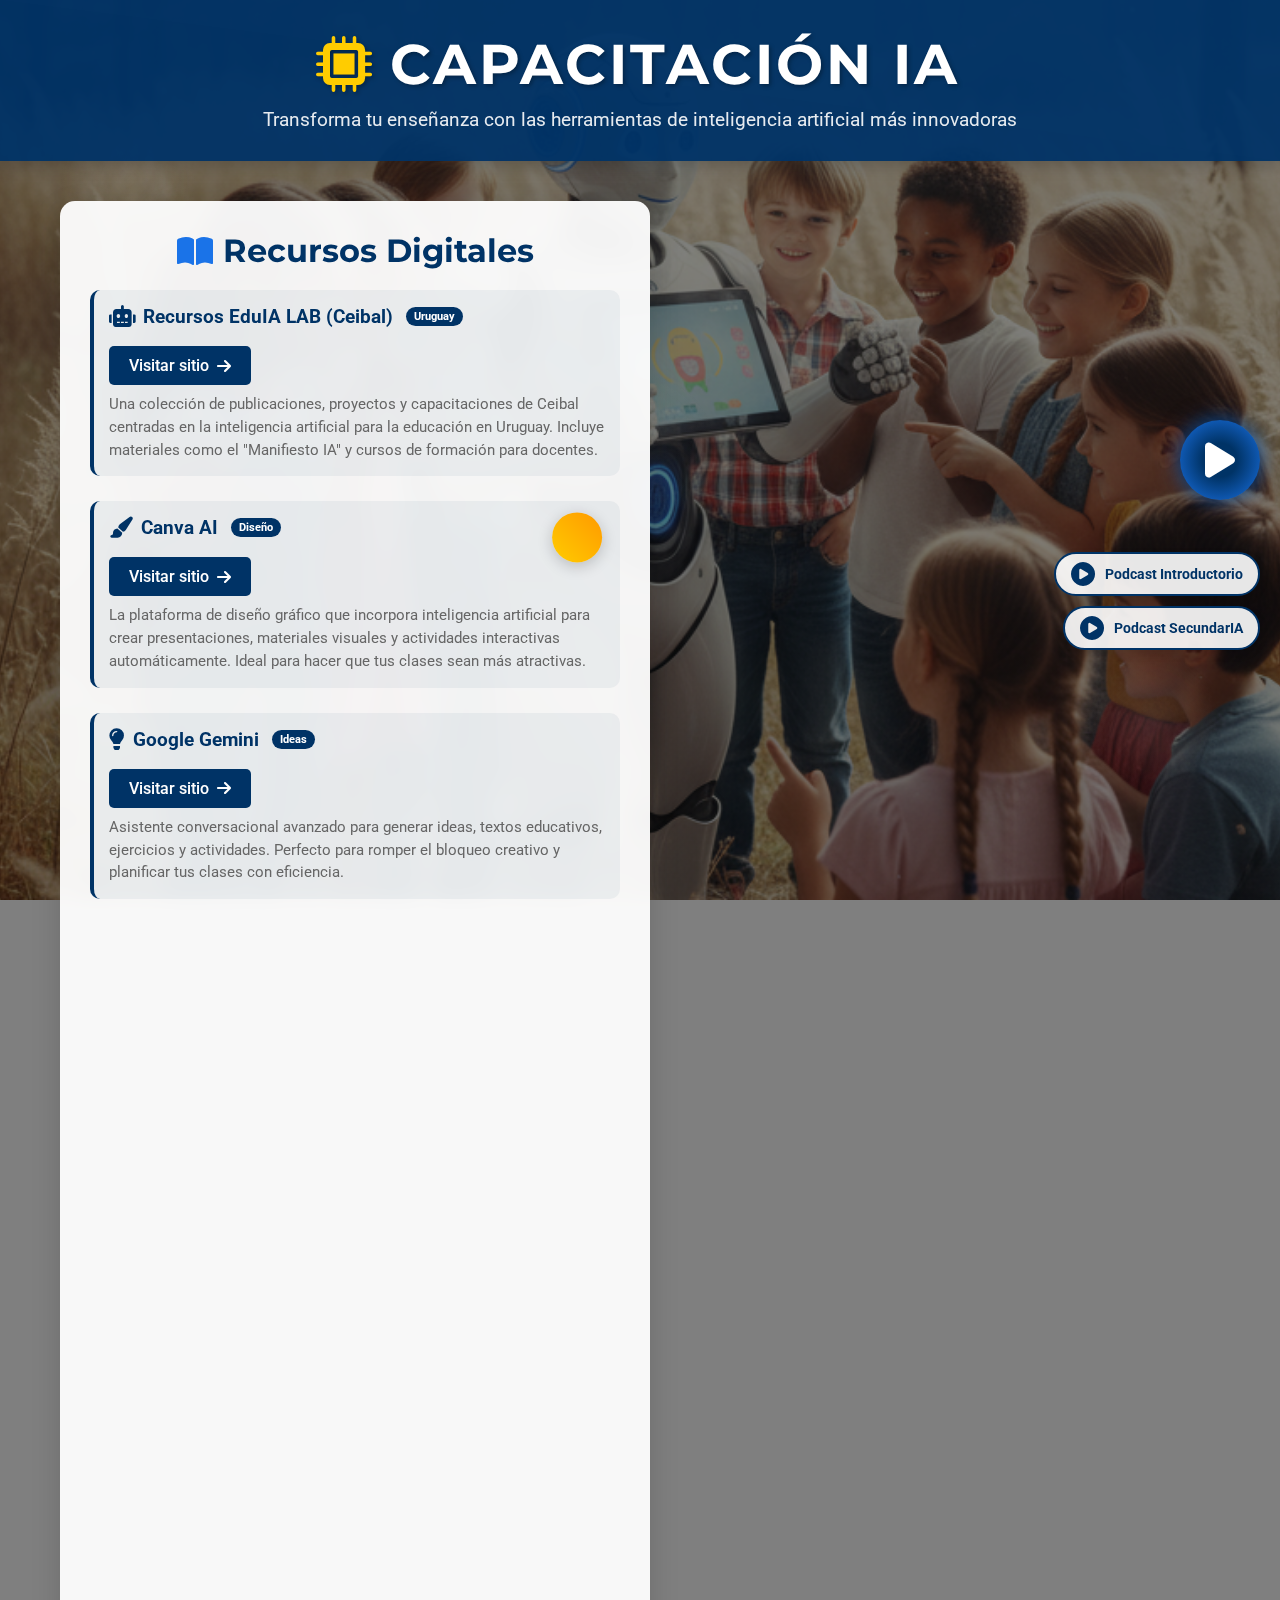
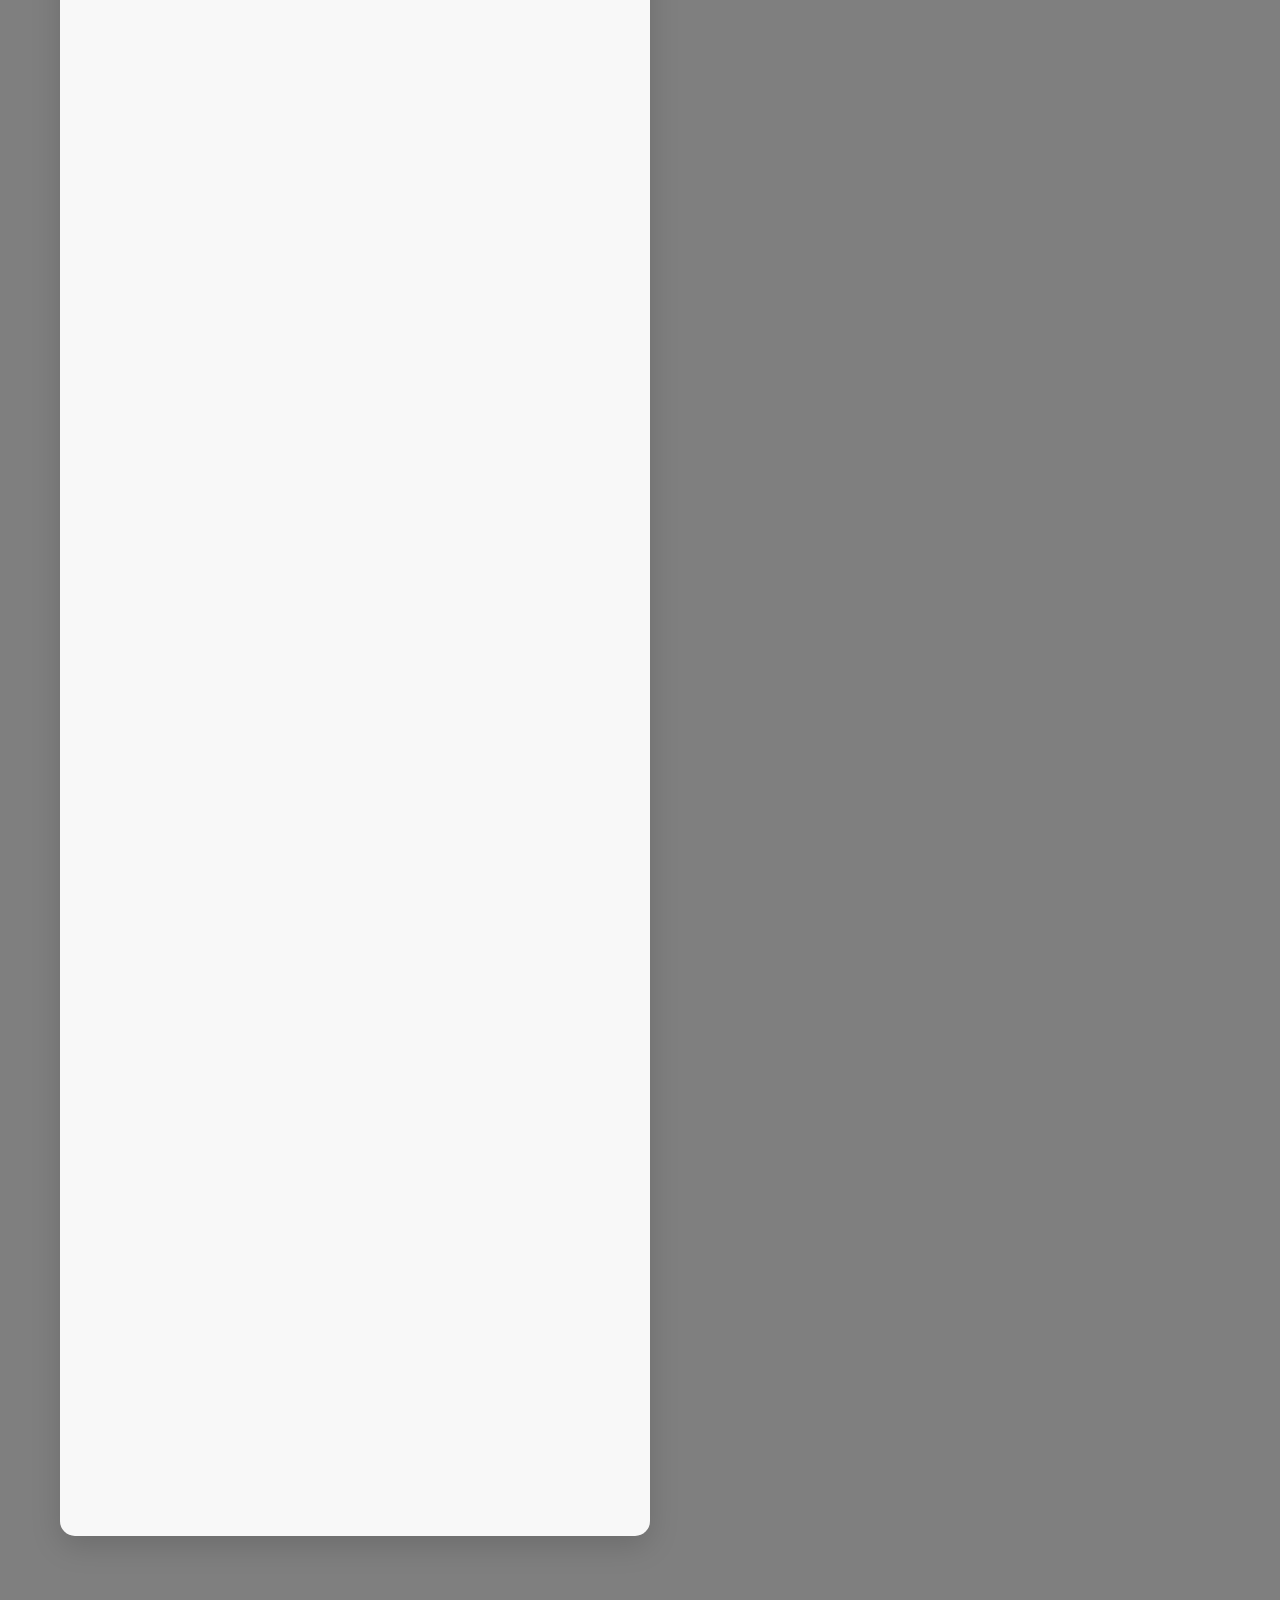
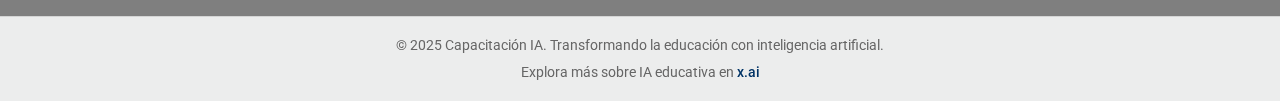
<file: indexmuybueno.html>
<!DOCTYPE html>
<html lang="es">
<head>
    <meta charset="UTF-8">
    <meta name="viewport" content="width=device-width, initial-scale=1.0">
    <meta name="description" content="Capacitación en IA con herramientas esenciales para docentes.">
    <title>Capacitación IA - Tu Asistente Educativo Inteligente</title>
    <link href="https://fonts.googleapis.com/css2?family=Montserrat:wght@700;600&family=Roboto:wght@400;500&display=swap" rel="stylesheet">
    <link rel="stylesheet" href="https://cdnjs.cloudflare.com/ajax/libs/font-awesome/6.0.0/css/all.min.css">
    <script src="https://cdn.botpress.cloud/webchat/v3.2/inject.js"></script>
    <script src="https://files.bpcontent.cloud/2025/08/28/18/20250828181855-SDCU21ES.js" defer></script>
    <style>
        * {
            margin: 0;
            padding: 0;
            box-sizing: border-box;
        }

        body {
            font-family: 'Roboto', sans-serif;
            background: linear-gradient(rgba(0, 0, 0, 0.5), rgba(0, 0, 0, 0.5)), url('image.png') no-repeat center/cover fixed;
            color: #333;
            min-height: 100vh;
            text-align: center;
            overflow-x: hidden;
        }

        .background-pattern {
            position: fixed;
            top: 0;
            left: 0;
            width: 100%;
            height: 100%;
            background-image: radial-gradient(circle at 10% 20%, rgba(255, 255, 255, 0.1) 0%, transparent 5%), radial-gradient(circle at 90% 80%, rgba(255, 255, 255, 0.1) 0%, transparent 5%), radial-gradient(circle at 50% 50%, rgba(255, 255, 255, 0.05) 0%, transparent 10%);
            z-index: -1;
            pointer-events: none;
        }

        header {
            background: rgba(0, 51, 102, 0.95);
            color: white;
            padding: 30px 0;
            box-shadow: 0 4px 15px rgba(0, 0, 0, 0.2);
            position: relative;
            overflow: hidden;
        }

        header::before {
            content: '';
            position: absolute;
            top: 0;
            left: 0;
            right: 0;
            bottom: 0;
            background: url('data:image/svg+xml;utf8,<svg xmlns="http://www.w3.org/2000/svg" viewBox="0 0 100 100" preserveAspectRatio="none"><path d="M0,0 L100,0 L100,100 Z" fill="rgba(255,255,255,0.1)"/></svg>');
            background-size: 100% 100%;
            z-index: -1;
        }

        .header-content {
            display: flex;
            flex-direction: column;
            align-items: center;
            justify-content: center;
            gap: 10px;
        }

        header h1 {
            font-family: 'Montserrat', sans-serif;
            font-size: 3.5rem;
            font-weight: 700;
            letter-spacing: 3px;
            text-transform: uppercase;
            text-shadow: 2px 2px 4px rgba(0, 0, 0, 0.3);
            animation: fadeInDown 1s ease;
            display: flex;
            align-items: center;
            justify-content: center;
            gap: 20px;
        }

        /* Estilos para el logo del microchip con texto */
        .logo-container {
            position: relative;
            width: 50px;
            height: 50px;
            display: flex;
            align-items: center;
            justify-content: center;
        }

        .logo-microchip-icon {
            font-size: 3.5rem; /* Tamaño grande para el ícono del chip */
            color: #ffcc00;
            animation: spin-and-pulse 3s linear infinite;
        }

        .logo-microchip-text {
            font-family: 'Montserrat', sans-serif;
            font-size: 0.8rem;
            font-weight: 900;
            color: #003366;
            position: absolute;
            transform: translate(-50%, -50%);
            top: 50%;
            left: 50%;
        }

        header p {
            font-size: 1.2rem;
            opacity: 0.9;
            max-width: 800px;
            margin: 0 auto;
            animation: fadeInUp 1s ease;
        }

        main {
            display: flex;
            flex-direction: column;
            align-items: center;
            padding: 40px 20px;
            max-width: 1200px;
            margin: 0 auto;
            z-index: 1;
        }

        .container {
            display: flex;
            flex-direction: column;
            gap: 40px;
            width: 100%;
        }

        @media (min-width: 900px) {
            .container {
                flex-direction: row;
                align-items: flex-start;
            }
        }

        .resources-container {
            flex: 1;
            min-width: 350px;
            background: rgba(255, 255, 255, 0.95);
            backdrop-filter: blur(10px);
            border-radius: 15px;
            padding: 30px;
            box-shadow: 0 10px 30px rgba(0, 0, 0, 0.15);
            text-align: left;
            transition: all 0.3s ease;
        }

        .resources-container:hover {
            transform: translateY(-5px);
            box-shadow: 0 15px 35px rgba(0, 0, 0, 0.2);
        }

        .resources-container h2 {
            font-family: 'Montserrat', sans-serif;
            color: #003366;
            font-size: 2rem;
            margin-bottom: 20px;
            text-align: center;
            display: flex;
            align-items: center;
            justify-content: center;
            gap: 10px;
        }

        .resources-container h2 i {
            color: #1a73e8;
        }

        .resource-item {
            margin-bottom: 25px;
            padding: 15px;
            border-radius: 10px;
            background: rgba(0, 51, 102, 0.05);
            transition: all 0.3s ease;
            border-left: 4px solid #003366;
            opacity: 0;
            transform: translateY(20px);
        }

        .resource-item.fade-in {
            opacity: 1;
            transform: translateY(0);
            transition: opacity 0.6s ease-out, transform 0.6s ease-out;
        }

        .resource-item:hover {
            background: rgba(0, 51, 102, 0.15);
            transform: translateX(5px);
            box-shadow: 0 5px 15px rgba(0, 0, 0, 0.1);
        }

        .resource-item h3 {
            color: #003366;
            margin-bottom: 8px;
            font-size: 1.2rem;
            display: flex;
            align-items: center;
            gap: 8px;
        }

        .resource-item h3 i {
            font-size: 1.1em;
            transition: transform 0.3s ease;
        }

        .resource-item:hover h3 i {
            transform: scale(1.2);
            color: #1a73e8;
        }

        .resource-item a {
            display: inline-flex;
            align-items: center;
            justify-content: center;
            gap: 8px;
            padding: 10px 20px;
            background-color: #003366;
            color: white;
            text-decoration: none;
            font-weight: 500;
            border-radius: 5px;
            margin-top: 10px;
            transition: background-color 0.3s ease, transform 0.3s ease;
        }

        .resource-item a:hover {
            background-color: #1a73e8;
            transform: translateY(-2px);
            box-shadow: 0 4px 8px rgba(0,0,0,0.2);
        }

        .resource-item p {
            color: #666;
            font-size: 0.95rem;
            line-height: 1.5;
            margin-top: 8px;
        }

        .chat-container {
            flex: 1;
            min-width: 350px;
            display: flex;
            flex-direction: column;
            align-items: center;
        }

        .tag {
            display: inline-block;
            background: #003366;
            color: white;
            padding: 3px 8px;
            border-radius: 12px;
            font-size: 0.7rem;
            margin-left: 5px;
            font-weight: bold;
        }

        footer {
            background-color: rgba(248, 249, 250, 0.9);
            text-align: center;
            padding: 20px 0;
            font-size: 0.9rem;
            color: #666;
            margin-top: 40px;
            border-top: 1px solid rgba(0, 0, 0, 0.1);
        }

        footer a {
            color: #003366;
            text-decoration: none;
            font-weight: 500;
        }

        footer a:hover {
            text-decoration: underline;
        }

        .footer-content {
            display: flex;
            flex-direction: column;
            align-items: center;
            gap: 10px;
        }

        @media (max-width: 800px) {
            header h1 {
                font-size: 2.5rem;
            }

            header p {
                font-size: 1rem;
                padding: 0 20px;
            }

            #webchat {
                width: 100%;
                height: 400px;
            }

            .container {
                flex-direction: column;
            }

            .resources-container {
                margin-bottom: 30px;
            }

            main {
                padding: 20px 15px;
            }
        }

        @media (max-width: 480px) {
            header h1 {
                font-size: 2rem;
                gap: 10px;
            }
            .logo-microchip-icon {
                font-size: 2.5rem;
            }
            .logo-microchip-text {
                font-size: 0.6rem;
            }
            header p {
                font-size: 0.9rem;
                padding: 0 15px;
            }

            #webchat {
                height: 350px;
            }

            .resources-container {
                padding: 20px;
            }

            .resource-item h3 {
                font-size: 1.1rem;
            }

            .resource-item p {
                font-size: 0.9rem;
            }

            footer {
                padding: 15px 0;
            }
        }

        @keyframes fadeInDown {
            from {
                opacity: 0;
                transform: translateY(-30px);
            }

            to {
                opacity: 1;
                transform: translateY(0);
            }
        }

        @keyframes fadeInUp {
            from {
                opacity: 0;
                transform: translateY(30px);
            }

            to {
                opacity: 1;
                transform: translateY(0);
            }
        }

        @keyframes spin-and-pulse {
            0% {
                transform: rotate(0deg) scale(1);
                filter: drop-shadow(0 0 10px rgba(255, 204, 0, 0.5));
            }
            50% {
                transform: rotate(180deg) scale(1.1);
                filter: drop-shadow(0 0 20px rgba(255, 204, 0, 0.8));
            }
            100% {
                transform: rotate(360deg) scale(1);
                filter: drop-shadow(0 0 10px rgba(255, 204, 0, 0.5));
            }
        }

        .floating {
            animation: floating 3s ease-in-out infinite;
        }

        @keyframes floating {
            0% {
                transform: translateY(0px);
            }

            50% {
                transform: translateY(-10px);
            }

            100% {
                transform: translateY(0px);
            }
        }

        /* Estilos para el nuevo cartel de chat */
        .chat-call-to-action {
            position: fixed;
            bottom: 100px;
            right: 20px;
            background-color: #003366;
            color: white;
            padding: 15px 20px;
            border-radius: 12px;
            box-shadow: 0 6px 20px rgba(0, 0, 0, 0.25);
            font-weight: 500;
            font-size: 1.05rem;
            max-width: 280px;
            text-align: center;
            line-height: 1.4;
            z-index: 999;
            opacity: 0;
            transform: scale(0.9) translateX(20px);
            animation: fadeInScaleUp 0.8s forwards ease-out 0.5s,
                       subtleBounce 2s infinite ease-in-out 1.5s;
        }

        .chat-call-to-action::after {
            content: '';
            position: absolute;
            bottom: -10px;
            right: 25px;
            width: 0;
            height: 0;
            border-left: 10px solid transparent;
            border-right: 10px solid transparent;
            border-top: 15px solid #003366;
            transform: rotate(15deg);
        }

        @keyframes fadeInScaleUp {
            from {
                opacity: 0;
                transform: scale(0.9) translateX(20px);
            }
            to {
                opacity: 1;
                transform: scale(1) translateX(0);
            }
        }

        @keyframes subtleBounce {
            0%, 100% { transform: translateY(0); }
            50% { transform: translateY(-5px); }
        }

        @media (max-width: 768px) {
            .chat-call-to-action {
                bottom: 80px;
                right: 15px;
                font-size: 0.95rem;
                max-width: 240px;
                padding: 12px 18px;
            }
            .chat-call-to-action::after {
                right: 20px;
                border-left: 8px solid transparent;
                border-right: 8px solid transparent;
                border-top: 12px solid #003366;
            }
        }

        @media (max-width: 480px) {
            .chat-call-to-action {
                bottom: 60px;
                right: auto;
                left: 50%;
                transform: translateX(-50%);
                font-size: 0.85rem;
                max-width: calc(100% - 40px);
                padding: 10px 15px;
                animation: fadeInScaleUp 0.8s forwards ease-out 0.5s,
                           subtleBounceMobile 2s infinite ease-in-out 1.5s;
            }
            .chat-call-to-action::after {
                bottom: -10px;
                right: 50%;
                transform: translateX(50%) rotate(0deg);
                border-top: 15px solid #003366;
                border-left: 10px solid transparent;
                border-right: 10px solid transparent;
            }
            @keyframes subtleBounceMobile {
                0%, 100% { transform: translateX(-50%) translateY(0); }
                50% { transform: translateX(-50%) translateY(-5px); }
            }
        }

        .podcast-buttons-container {
            position: fixed;
            bottom: 250px;
            right: 20px;
            z-index: 999;
            display: flex;
            flex-direction: column;
            gap: 10px;
            align-items: flex-end;
        }

        .podcast-button {
            display: flex;
            flex-direction: row;
            align-items: center;
            background: rgba(255, 255, 255, 0.9);
            border: 2px solid #003366;
            border-radius: 25px;
            padding: 8px 15px;
            cursor: pointer;
            box-shadow: 0 4px 10px rgba(0, 0, 0, 0.1);
            transition: all 0.3s ease;
            text-decoration: none;
        }

        .podcast-button:hover {
            transform: scale(1.05);
            background: #ffcc00;
            border-color: #e6b800;
        }

        .podcast-button i {
            font-size: 1.5rem;
            color: #003366;
            margin-right: 10px;
        }

        .podcast-button span {
            font-weight: bold;
            color: #003366;
            font-size: 0.9rem;
            text-align: center;
        }

        .podcast-button .loading-icon {
            font-size: 1.5rem;
        }
        
        @keyframes spin {
            0% {
                transform: rotate(0deg);
            }
            100% {
                transform: rotate(360deg);
            }
        }

        @media (max-width: 768px) {
            .podcast-buttons-container {
                bottom: 180px;
                right: 10px;
            }

            .podcast-button {
                padding: 6px 12px;
            }

            .podcast-button i {
                font-size: 1.2rem;
                margin-right: 8px;
            }

            .podcast-button span {
                font-size: 0.8rem;
            }
        }

        @media (max-width: 480px) {
            .podcast-buttons-container {
                bottom: 150px;
                right: 10px;
                flex-direction: row;
                justify-content: center;
                gap: 10px;
                width: 100%;
                left: 0;
                padding: 0 10px;
            }

            .podcast-button {
                flex-direction: row;
                gap: 8px;
                padding: 8px 12px;
            }

            .podcast-button i {
                font-size: 1.2rem;
                margin-right: 5px;
            }
        }
        
        /* Estilos para la burbuja cósmica con anillo */
        .cosmic-bubble-container {
            position: fixed;
            bottom: 400px;
            right: 20px;
            z-index: 1000;
            display: flex;
            align-items: center;
            justify-content: center;
            animation: floating 3s ease-in-out infinite;
        }

        .cosmic-bubble {
            width: 80px;
            height: 80px;
            background: radial-gradient(circle, #003366 30%, #1a73e8 100%);
            border-radius: 50%;
            box-shadow: 0 0 15px rgba(0, 51, 102, 0.7), 0 0 25px rgba(26, 115, 232, 0.5);
            cursor: pointer;
            position: relative;
            display: flex;
            align-items: center;
            justify-content: center;
            transition: transform 0.3s ease, box-shadow 0.3s ease;
        }

        .cosmic-bubble:hover {
            transform: scale(1.08);
            box-shadow: 0 0 20px rgba(0, 51, 102, 0.9), 0 0 35px rgba(26, 115, 232, 0.7);
        }
        
        .cosmic-bubble i {
            color: white;
            font-size: 2.5rem;
            z-index: 2;
        }

        .cosmic-link-ring {
            position: absolute;
            width: 100px;
            height: 100px;
            border: 3px solid #ffcc00;
            border-radius: 50%;
            display: flex;
            align-items: center;
            justify-content: center;
            cursor: pointer;
            z-index: 1;
            opacity: 0;
            animation: pulse-ring 2s infinite ease-out;
        }

        .cosmic-bubble-container:hover .cosmic-link-ring {
            opacity: 1;
            animation-play-state: running;
        }
        
        @keyframes pulse-ring {
            0% { transform: scale(0.8); opacity: 0; }
            50% { transform: scale(1.1); opacity: 0.7; }
            100% { transform: scale(0.8); opacity: 0; }
        }

        @media (max-width: 768px) {
            .cosmic-bubble-container {
                bottom: 250px;
                right: 15px;
            }
            .cosmic-bubble {
                width: 70px;
                height: 70px;
            }
            .cosmic-bubble i {
                font-size: 2.2rem;
            }
            .cosmic-link-ring {
                width: 90px;
                height: 90px;
            }
        }

        /* Estilos y animación para la abeja que deambula */
        .wandering-bee {
            position: fixed;
            width: 50px;
            height: 50px;
            background: linear-gradient(45deg, #ffcc00, #ff9900);
            border-radius: 50%;
            display: flex;
            align-items: center;
            justify-content: center;
            box-shadow: 0 4px 15px rgba(0, 0, 0, 0.2);
            z-index: 998;
            transition: transform 2s ease-in-out, background 0.5s ease;
            cursor: pointer;
        }

        .wandering-bee i {
            font-size: 2rem;
            color: #003366;
            animation: pulse 1.5s infinite ease-in-out;
        }
        
        .wandering-bee:hover {
            transform: scale(1.1);
            box-shadow: 0 6px 20px rgba(0, 0, 0, 0.3);
        }

        @keyframes pulse {
            0% { transform: scale(1); }
            50% { transform: scale(1.15); }
            100% { transform: scale(1); }
        }
    </style>
</head>

<body>
    <div class="background-pattern"></div>
    <a href="indexviaje.html" class="wandering-bee">
        <i class="fas fa-bee"></i>
    </a>

    <header>
        <div class="header-content">
            <h1 class="floating">
                <span class="logo-container">
                    <i class="fas fa-microchip logo-microchip-icon"></i>
                    <span class="logo-microchip-text"></span>
                </span>
                Capacitación IA
            </h1>
            <p>Transforma tu enseñanza con las herramientas de inteligencia artificial más innovadoras</p>
        </div>
    </header>

    <main>
        <div class="container">
            <div class="resources-container">
                <h2><i class="fas fa-book-open"></i> Recursos Digitales</h2>

                <div class="resource-item">
                    <h3><i class="fas fa-robot"></i> Recursos EduIA LAB (Ceibal) <span class="tag">Uruguay</span></h3>
                    <a href="https://ceibal.edu.uy/institucional/eduia/eduia-lab/recursos/" target="_blank">Visitar sitio <i class="fas fa-arrow-right"></i></a>
                    <p>Una colección de publicaciones, proyectos y capacitaciones de Ceibal centradas en la inteligencia artificial para la educación en Uruguay. Incluye materiales como el "Manifiesto IA" y cursos de formación para docentes.</p>
                </div>
                <div class="resource-item">
                    <h3><i class="fas fa-paint-brush"></i> Canva AI <span class="tag">Diseño</span></h3>
                    <a href="https://www.canva.com/ai/" target="_blank">Visitar sitio <i class="fas fa-arrow-right"></i></a>
                    <p>La plataforma de diseño gráfico que incorpora inteligencia artificial para crear presentaciones, materiales visuales y actividades interactivas automáticamente. Ideal para hacer que tus clases sean más atractivas.</p>
                </div>
                <div class="resource-item">
                    <h3><i class="fas fa-lightbulb"></i> Google Gemini <span class="tag">Ideas</span></h3>
                    <a href="https://gemini.google.com/" target="_blank">Visitar sitio <i class="fas fa-arrow-right"></i></a>
                    <p>Asistente conversacional avanzado para generar ideas, textos educativos, ejercicios y actividades. Perfecto para romper el bloqueo creativo y planificar tus clases con eficiencia.</p>
                </div>
                <div class="resource-item">
                    <h3><i class="fas fa-comments"></i> ChatGPT <span class="tag">Conversación</span></h3>
                    <a href="https://chatgpt.com/" target="_blank">Visitar sitio <i class="fas fa-arrow-right"></i></a>
                    <p>El modelo de lenguaje avanzado que te ayuda a crear actividades, corregir textos, responder preguntas de estudiantes y generar contenido educativo de alta calidad. Ideal para tareas de redacción y planificación.</p>
                </div>
                <div class="resource-item">
                    <h3><i class="fas fa-microchip"></i> Teachable Machine <span class="tag">Proyecto</span></h3>
                    <a href="https://teachablemachine.withgoogle.com/" target="_blank">Visitar sitio <i class="fas fa-arrow-right"></i></a>
                    <p>Herramienta de Google que permite a tus alumnos crear modelos de IA simples usando imágenes, sonidos o poses. Excelente para proyectos STEM, aprendizaje activo y demostraciones de inteligencia artificial en el aula.</p>
                </div>
                <div class="resource-item">
                    <h3><i class="fas fa-school"></i> MagicSchool AI <span class="tag">Docentes</span></h3>
                    <a href="https://www.magicschool.ai/" target="_blank">Visitar sitio <i class="fas fa-arrow-right"></i></a>
                    <p>El asistente de IA para educadores más utilizado en el mundo, diseñado para simplificar tareas docentes, ahorrar tiempo y combatir el agotamiento profesional. Su interfaz intuitiva y prompts guiados hacen que la preparación y planificación sean más rápidas que nunca.</p>
                </div>
                <div class="resource-item">
                    <h3><i class="fas fa-chart-line"></i> Califica</h3>
                    <a href="https://app.califica.ai/login" target="_blank">Visitar sitio <i class="fas fa-arrow-right"></i></a>
                    <p>Plataforma para docentes de Latinoamérica que ayuda a generar mapas conceptuales, rúbricas y otros materiales educativos para reducir la carga de trabajo.</p>
                </div>
                <div class="resource-item">
                    <h3><i class="fas fa-image"></i> Leonardo AI <span class="tag">Diseño</span></h3>
                    <a href="https://leonardo.ai/" target="_blank">Visitar sitio <i class="fas fa-arrow-right"></i></a>
                    <p>Plataforma de IA generativa para la creación de contenido visual. Permite generar imágenes y vídeos a partir de texto, ideal para crear recursos para tus clases y proyectos artísticos.</p>
                </div>
                <div class="resource-item">
                    <h3><i class="fas fa-microchip"></i> Google AI for Educators <span class="tag">Docentes</span></h3>
                    <a href="https://grow.google/ai-for-educators/" target="_blank">Visitar sitio <i class="fas fa-arrow-right"></i></a>
                    <p>Una colección de herramientas de inteligencia artificial de Google diseñadas específicamente para educadores. Incluye recursos, guías y cursos para integrar la IA en el aula y mejorar los procesos de enseñanza.</p>
                </div>
                <div class="resource-item">
                    <h3><i class="fas fa-school"></i> EDTK <span class="tag">Plataforma</span></h3>
                    <a href="https://edtk.co/" target="_blank">Visitar sitio <i class="fas fa-arrow-right"></i></a>
                    <p>Plataforma para docentes que utiliza la IA para generar actividades, planificaciones de clase, y evaluaciones de manera rápida y eficiente. Ideal para ahorrar tiempo en la preparación del material didáctico.</p>
                </div>
                <div class="resource-item">
                    <h3><i class="fas fa-gamepad"></i> Kahoot! <span class="tag">Juego</span></h3>
                    <a href="https://create.kahoot.it/page/make" target="_blank">Visitar sitio <i class="fas fa-arrow-right"></i></a>
                    <p>La conocida plataforma de aprendizaje basada en juegos ahora incorpora IA para ayudarte a crear cuestionarios y juegos interactivos de forma más rápida. Perfecto para hacer las clases más dinámicas y divertidas.</p>
                </div>
                <div class="resource-item">
                    <h3><i class="fas fa-music"></i> AI Duet <span class="tag">Creatividad</span></h3>
                    <a href="https://experiments.withgoogle.com/ai/ai-duet/view/" target="_blank">Visitar sitio <i class="fas fa-arrow-right"></i></a>
                    <p>Un experimento interactivo de Google que te permite tocar el piano con una inteligencia artificial. Tus alumnos pueden aprender de forma lúdica sobre la interacción entre humanos e IA mientras crean música.</p>
                </div>
                <div class="resource-item">
                    <h3><i class="fas fa-pen-nib"></i> Autodraw <span class="tag">Arte</span></h3>
                    <a href="https://www.autodraw.com/" target="_blank">Visitar sitio <i class="fas fa-arrow-right"></i></a>
                    <p>Una herramienta de Google que usa aprendizaje automático para adivinar lo que estás dibujando y reemplazarlo con una imagen profesional. Es una forma fácil y divertida de crear iconos y dibujos para presentaciones y materiales.</p>
                </div>
            </div>
            <div class="chat-container">
                <div id="webchat"></div>
            </div>
        </div>
    </main>
    <div class="chat-call-to-action">
        Chatea con el asistente diseñado para acompañarte en este valioso viaje.
    </div>
    <div class="podcast-buttons-container">
        <a class="podcast-button" data-file="podcastia1.m4a" onclick="handlePodcastClick(this)">
            <i class="fas fa-play-circle"></i>
            <span>Podcast Introductorio</span>
        </a>
        <a class="podcast-button" data-file="podcastia2.m4a" onclick="handlePodcastClick(this)">
            <i class="fas fa-play-circle"></i>
            <span>Podcast SecundarIA</span>
        </a>
    </div>
    
    <div class="cosmic-bubble-container">
        <div class="cosmic-link-ring" onclick="window.open('https://notebooklm.google.com/', '_blank');"></div>
        <div class="cosmic-bubble" data-file="audionotebook.m4A" onclick="handlePodcastClick(this)">
            <i class="fas fa-play"></i>
        </div>
    </div>
    
    <footer>
        <div class="footer-content">
            <p>&copy; 2025 Capacitación IA. Transformando la educación con inteligencia artificial.</p>
            <p>Explora más sobre IA educativa en <a href="https://x.ai" target="_blank">x.ai</a></p>
        </div>
    </footer>
    <script>
        let currentAudio = null;
        let currentButton = null;

        function handlePodcastClick(button) {
            const file = button.getAttribute('data-file');
            const icon = button.querySelector('i');
            if (currentAudio && currentButton === button) {
                if (currentAudio.paused) {
                    currentAudio.play();
                    icon.className = 'fas fa-pause-circle';
                } else {
                    currentAudio.pause();
                    icon.className = 'fas fa-play-circle';
                }
            } else {
                if (currentAudio) {
                    currentAudio.pause();
                    currentAudio.currentTime = 0;
                    if (currentButton) {
                        currentButton.querySelector('i').className = 'fas fa-play-circle';
                    }
                }
                currentButton = button;
                icon.className = 'fas fa-spinner fa-spin';
                currentAudio = new Audio(file);
                currentAudio.addEventListener('canplaythrough', () => {
                    icon.className = 'fas fa-pause-circle';
                    currentAudio.play();
                }, {
                    once: true
                });
                currentAudio.addEventListener('ended', () => {
                    icon.className = 'fas fa-play-circle';
                    currentButton = null;
                    currentAudio = null;
                });
                currentAudio.addEventListener('error', () => {
                    console.error("Error al cargar el audio:", file);
                    icon.className = 'fas fa-play-circle';
                    alert("Hubo un problema al reproducir el audio. Por favor, asegúrate de que el archivo '" + file + "' esté en la misma carpeta.");
                }, {
                    once: true
                });
            }
        }

        const observer = new IntersectionObserver((entries) => {
            entries.forEach(entry => {
                if (entry.isIntersecting) {
                    entry.target.classList.add('fade-in');
                    observer.unobserve(entry.target);
                }
            });
        }, { threshold: 0.2 });

        document.querySelectorAll('.resource-item').forEach(item => {
            observer.observe(item);
        });

        const bee = document.querySelector('.wandering-bee');
        
        function moveBee() {
            const viewportWidth = window.innerWidth;
            const viewportHeight = window.innerHeight;
            const beeSize = 50; 
            
            const randomX = Math.random() * (viewportWidth - beeSize);
            const randomY = Math.random() * (viewportHeight - beeSize);

            bee.style.transition = 'transform 2s ease-in-out';
            bee.style.transform = `translate(${randomX}px, ${randomY}px)`;
        }

        // Mueve la abeja al cargar la página
        moveBee();

        // Mueve la abeja cada 5 segundos
        setInterval(moveBee, 5000);
    </script>
</body>
</html>
</file>
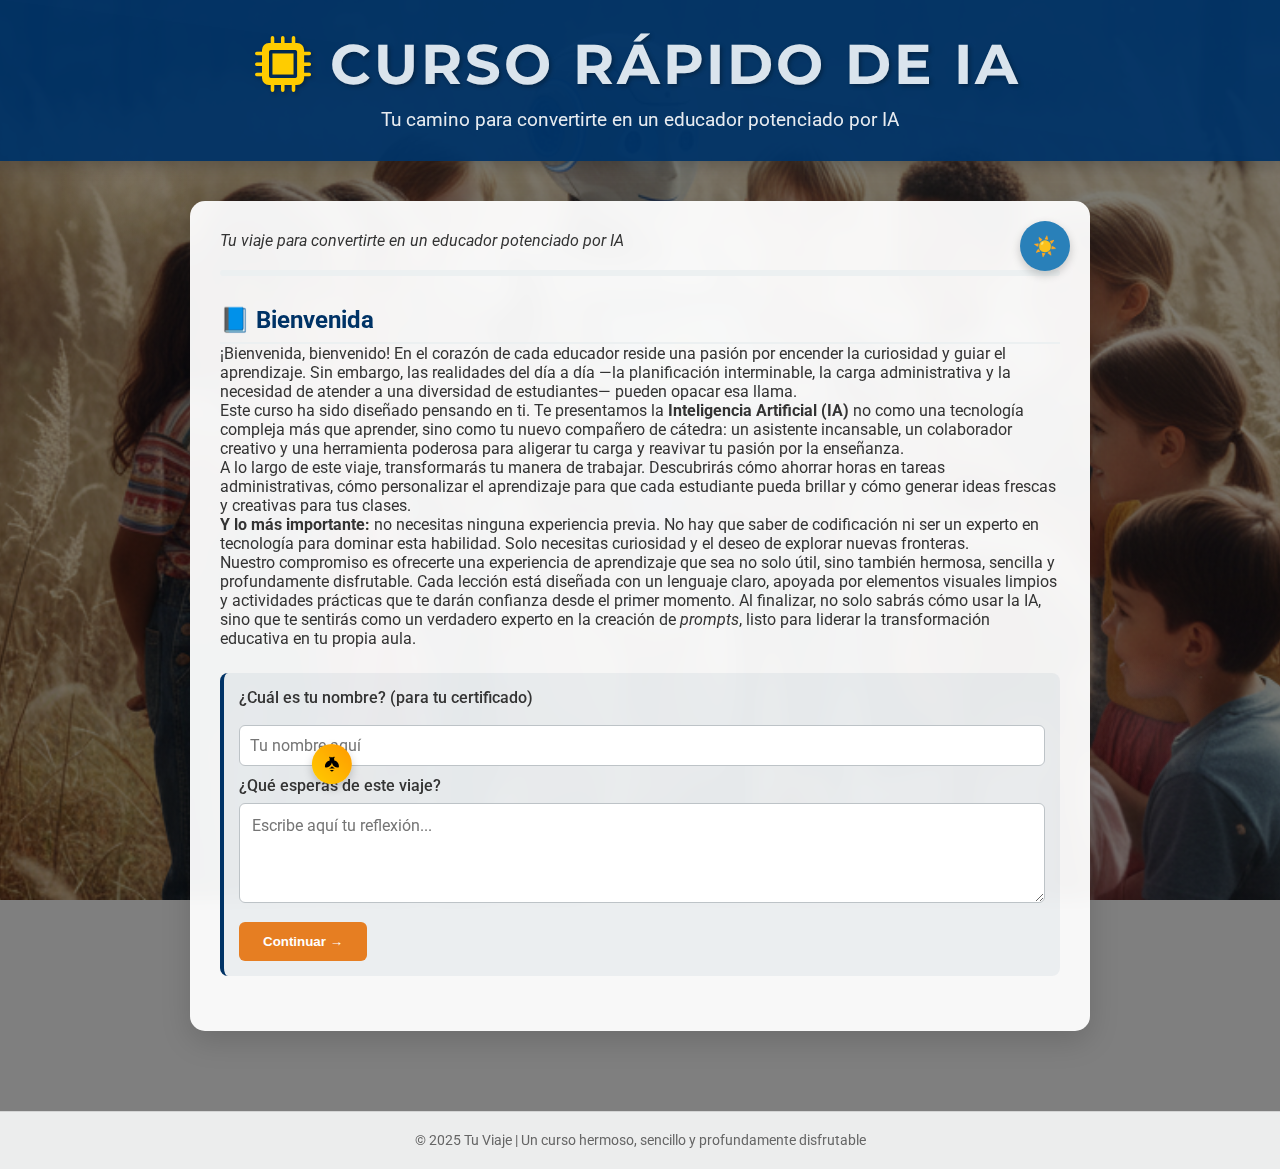
<file: indexviaje - copia.html>
<!DOCTYPE html>
<html lang="es">
<head>
  <meta charset="UTF-8" />
  <meta name="viewport" content="width=device-width, initial-scale=1.0" />
  <title>Curso rápido de IA</title>
  <link href="https://fonts.googleapis.com/css2?family=Montserrat:wght@700;600&family=Roboto:wght@400;500&family=Dancing+Script&display=swap" rel="stylesheet">
  <link rel="stylesheet" href="https://cdnjs.cloudflare.com/ajax/libs/font-awesome/6.0.0/css/all.min.css">
  <style>
    /* Estilos globales y patrón de fondo */
    * {
        margin: 0;
        padding: 0;
        box-sizing: border-box;
    }
    body {
        font-family: 'Roboto', sans-serif;
        background: linear-gradient(rgba(0, 0, 0, 0.5), rgba(0, 0, 0, 0.5)), url('image.png') no-repeat center/cover fixed;
        color: #333;
        min-height: 100vh;
        text-align: center;
        overflow-x: hidden;
        transition: background-color 0.3s, color 0.3s;
    }
    .background-pattern {
        position: fixed;
        top: 0;
        left: 0;
        width: 100%;
        height: 100%;
        background-image: radial-gradient(circle at 10% 20%, rgba(255, 255, 255, 0.1) 0%, transparent 5%), radial-gradient(circle at 90% 80%, rgba(255, 255, 255, 0.1) 0%, transparent 5%), radial-gradient(circle at 50% 50%, rgba(255, 255, 255, 0.05) 0%, transparent 10%);
        z-index: -1;
        pointer-events: none;
    }
    /* Estilos del encabezado principal */
    header {
        background: rgba(0, 51, 102, 0.95);
        color: white;
        padding: 30px 0;
        box-shadow: 0 4px 15px rgba(0, 0, 0, 0.2);
        position: relative;
        overflow: hidden;
    }
    header::before {
        content: '';
        position: absolute;
        top: 0;
        left: 0;
        right: 0;
        bottom: 0;
        background: url('data:image/svg+xml;utf8,<svg xmlns="http://www.w3.org/2000/svg" viewBox="0 0 100 100" preserveAspectRatio="none"><path d="M0,0 L100,0 L100,100 Z" fill="rgba(255,255,255,0.1)"/></svg>');
        background-size: 100% 100%;
        z-index: -1;
    }
    .header-content {
        display: flex;
        flex-direction: column;
        align-items: center;
        justify-content: center;
        gap: 10px;
    }
    header h1 {
        font-family: 'Montserrat', sans-serif;
        font-size: 3.5rem;
        font-weight: 700;
        letter-spacing: 3px;
        text-transform: uppercase;
        text-shadow: 2px 2px 4px rgba(0, 0, 0, 0.3);
        animation: fadeInDown 1s ease;
        display: flex;
        align-items: center;
        justify-content: center;
        gap: 20px;
    }
    .logo-container {
        position: relative;
        width: 50px;
        height: 50px;
        display: flex;
        align-items: center;
        justify-content: center;
    }
    .logo-microchip-icon {
        font-size: 3.5rem;
        color: #ffcc00;
        animation: spin-and-pulse 3s linear infinite;
    }
    .logo-microchip-text {
        font-family: 'Montserrat', sans-serif;
        font-size: 0.8rem;
        font-weight: 900;
        color: #003366;
        position: absolute;
        transform: translate(-50%, -50%);
        top: 50%;
        left: 50%;
    }
    header p {
        font-size: 1.2rem;
        opacity: 0.9;
        max-width: 800px;
        margin: 0 auto;
        animation: fadeInUp 1s ease;
    }
    /* Estilos del cuerpo principal y contenedor de contenido */
    main {
        display: flex;
        flex-direction: column;
        align-items: center;
        padding: 40px 20px;
        max-width: 1200px;
        margin: 0 auto;
        z-index: 1;
    }
    .container {
      max-width: 900px;
      margin: 0 auto;
      background: rgba(255, 255, 255, 0.95);
      backdrop-filter: blur(10px);
      border-radius: 15px;
      padding: 30px;
      box-shadow: 0 10px 30px rgba(0, 0, 0, 0.15);
      text-align: left;
      transition: all 0.3s ease;
      animation: fadeInUp 1s ease;
      width: 100%;
    }
    .container:hover {
        transform: translateY(-5px);
        box-shadow: 0 15px 35px rgba(0, 0, 0, 0.2);
    }
    /* Estilos de módulos y elementos del curso */
    h1 {
      font-family: 'Montserrat', sans-serif;
      text-align: center;
      font-size: 2.2em;
      color: #dae4ed;
    }
    h2 {
      border-bottom: 2px solid #ecf0f1;
      padding-bottom: 8px;
      margin-top: 30px;
      color: #003366;
    }
    h3 {
      color: #16a085;
      font-size: 1.2em;
    }
    .modulo {
      display: none;
    }
    .activo {
      display: block;
      animation: fadeIn 0.6s ease-in;
    }
    .comment-box {
      margin: 25px 0;
      padding: 15px;
      background: rgba(0, 51, 102, 0.05);
      border-left: 4px solid #003366;
      border-radius: 8px;
    }
    .comment-box label {
      display: block;
      margin-bottom: 8px;
      font-weight: 500;
    }
    textarea, input {
      width: 100%;
      padding: 12px;
      border: 1px solid #bdc3c7;
      border-radius: 6px;
      font-family: inherit;
      resize: vertical;
      background: white;
      color: #2c3e50;
      font-size: 1em;
    }
    textarea {
        height: 100px;
    }
    .btn {
      display: inline-block;
      margin-top: 15px;
      padding: 12px 24px;
      background: #e67e22;
      color: white;
      font-weight: bold;
      border: none;
      border-radius: 6px;
      cursor: pointer;
      transition: background 0.3s ease, transform 0.3s ease;
    }
    .btn:hover {
      background: #d35400;
      transform: translateY(-2px);
    }
    .prompt {
      position: relative;
      background: rgba(0, 51, 102, 0.05);
      border: 1px solid #ddd;
      border-left: 4px solid #3498db;
      padding: 15px;
      margin: 15px 0;
      font-family: 'Courier New', monospace;
      font-size: 0.95em;
      overflow-x: auto;
      border-radius: 4px;
    }
    .copy-btn {
      position: absolute;
      top: 8px;
      right: 8px;
      background: #95a5a6;
      color: white;
      border: none;
      border-radius: 4px;
      padding: 4px 8px;
      font-size: 0.8em;
      cursor: pointer;
    }
    .copy-btn:hover {
      background: #7f8c8d;
    }
    .feedback {
      color: #27ae60;
      font-weight: bold;
      margin: 10px 0;
      display: none;
    }
    .nav-buttons {
      text-align: center;
      margin: 30px 0;
    }
    .btn-prev {
      background: #95a5a6;
    }
    .btn-prev:hover {
      background: #7f8c8d;
    }
    .progress-bar {
      width: 100%;
      height: 6px;
      background: #ecf0f1;
      border-radius: 3px;
      margin: 20px 0;
      overflow: hidden;
    }
    .progress {
      height: 100%;
      width: 0%;
      background: #27ae60;
      transition: width 0.4s;
    }
    .certificado {
      text-align: center;
      padding: 30px;
      background: rgba(255, 255, 255, 0.9);
      border: 1px dashed #f1c40f;
      border-radius: 14px;
      margin: 30px 0;
      box-shadow: 0 4px 10px rgba(0,0,0,0.1);
    }
    .certificado h3 {
      font-size: 1.8em;
      color: #003366;
      margin-bottom: 10px;
    }
    .certificado p {
      color: #333;
      font-size: 1.1em;
      line-height: 1.7;
      margin: 10px 0;
    }
    .nombre-diploma {
      font-family: 'Dancing Script', 'Brush Script MT', cursive;
      font-size: 2.7em;
      color: #c0392b;
      font-weight: bold;
      margin: 15px 0 10px;
      text-shadow: 2px 2px 3px rgba(0,0,0,0.1);
      letter-spacing: 1px;
    }
    .fecha-diploma {
      font-style: italic;
      color: #333;
      font-size: 1.1em;
      margin-top: 15px;
    }
    footer {
        background-color: rgba(248, 249, 250, 0.9);
        text-align: center;
        padding: 20px 0;
        font-size: 0.9rem;
        color: #666;
        margin-top: 40px;
        border-top: 1px solid rgba(0, 0, 0, 0.1);
    }
    footer a {
        color: #003366;
        text-decoration: none;
        font-weight: 500;
    }
    footer a:hover {
        text-decoration: underline;
    }
    .footer-content {
        display: flex;
        flex-direction: column;
        align-items: center;
        gap: 10px;
    }
    table {
      width: 100%;
      border-collapse: collapse;
      margin: 20px 0;
    }
    th, td {
      border: 1px solid #bdc3c7;
      padding: 10px;
      text-align: left;
    }
    th {
      background: #ecf0f1;
    }
    /* === MODAL GLOSARIO === */
    .modal {
      display: none;
      position: fixed;
      top: 0;
      left: 0;
      width: 100%;
      height: 100%;
      background: rgba(0,0,0,0.7);
      backdrop-filter: blur(8px);
      z-index: 1000;
      justify-content: center;
      align-items: center;
      animation: fadeIn 0.4s;
    }
    .modal-content {
      background: rgba(255, 255, 255, 0.95);
      width: 90%;
      max-width: 800px;
      max-height: 90vh;
      border-radius: 16px;
      overflow: auto;
      box-shadow: 0 10px 40px rgba(0,0,0,0.3);
      padding: 30px;
      position: relative;
    }
    .modal-header {
      display: flex;
      justify-content: space-between;
      align-items: center;
      margin-bottom: 20px;
      border-bottom: 2px solid #ecf0f1;
      padding-bottom: 10px;
    }
    .modal-header h2 {
      margin: 0;
      color: #2980b9;
    }
    .close-modal {
      background: #e74c3c;
      color: white;
      border: none;
      width: 40px;
      height: 40px;
      border-radius: 50%;
      font-size: 1.2em;
      cursor: pointer;
      transition: background 0.3s;
    }
    .close-modal:hover {
      background: #c0392b;
    }
    .glossary-grid {
      display: grid;
      grid-template-columns: repeat(auto-fit, minmax(300px, 1fr));
      gap: 16px;
    }
    .glossary-term {
      background: rgba(0, 51, 102, 0.05);
      padding: 16px;
      border-radius: 10px;
      border-left: 5px solid #3498db;
      transition: transform 0.2s;
    }
    .glossary-term:hover {
      transform: translateY(-4px);
      box-shadow: 0 6px 12px rgba(0,0,0,0.1);
    }
    .glossary-term h4 {
      margin: 0 0 8px 0;
      color: #2980b9;
      font-size: 1.1em;
    }
    .glossary-term p {
      margin: 0;
      color: #555;
      font-size: 0.95em;
    }
    /* Animaciones */
    @keyframes fadeIn {
      from { opacity: 0; } to { opacity: 1; }
    }
    @keyframes fadeInDown {
        from { opacity: 0; transform: translateY(-30px); }
        to { opacity: 1; transform: translateY(0); }
    }
    @keyframes fadeInUp {
        from { opacity: 0; transform: translateY(30px); }
        to { opacity: 1; transform: translateY(0); }
    }
    @keyframes spin-and-pulse {
        0% { transform: rotate(0deg) scale(1); filter: drop-shadow(0 0 10px rgba(255, 204, 0, 0.5)); }
        50% { transform: rotate(180deg) scale(1.1); filter: drop-shadow(0 0 20px rgba(255, 204, 0, 0.8)); }
        100% { transform: rotate(360deg) scale(1); filter: drop-shadow(0 0 10px rgba(255, 204, 0, 0.5)); }
    }
    .floating {
        animation: floating 3s ease-in-out infinite;
    }
    @keyframes floating {
        0% { transform: translateY(0px); }
        50% { transform: translateY(-10px); }
        100% { transform: translateY(0px); }
    }
    /* Estilos y animación para la abeja */
    .wandering-bee {
        position: fixed;
        width: 40px;
        height: 40px;
        background: linear-gradient(45deg, #ffcc00, #ff9900);
        border-radius: 50%;
        display: flex;
        align-items: center;
        justify-content: center;
        box-shadow: 0 4px 10px rgba(0, 0, 0, 0.2);
        z-index: 998;
        transition: transform 2s ease-in-out, background 0.5s ease;
        cursor: pointer;
        text-decoration: none;
    }
    .wandering-bee svg {
        width: 60%;
        height: 60%;
        fill: #003366;
        animation: pulse 1.5s infinite ease-in-out;
    }
    .wandering-bee:hover {
        transform: scale(1.1);
        box-shadow: 0 6px 20px rgba(0, 0, 0, 0.3);
    }
    @keyframes pulse {
        0% { transform: scale(1); }
        50% { transform: scale(1.15); }
        100% { transform: scale(1); }
    }
    .theme-toggle {
        position: fixed;
        top: 20px;
        right: 20px;
        width: 50px;
        height: 50px;
        background: #2980b9;
        color: white;
        border: none;
        border-radius: 50%;
        font-size: 1.2em;
        cursor: pointer;
        box-shadow: 0 4px 10px rgba(0,0,0,0.2);
        z-index: 100;
    }
    .theme-toggle.dark {
        background: #27ae60;
    }
    /* Estilos para el modo oscuro */
    .dark-mode {
      background: linear-gradient(rgba(0, 0, 0, 0.8), rgba(0, 0, 0, 0.8)), url('image.png') no-repeat center/cover fixed;
      color: #ecf0f1;
    }
    .dark-mode .container {
      background: rgba(45, 52, 54, 0.95);
      box-shadow: 0 6px 20px rgba(0,0,0,0.3);
    }
    .dark-mode h1, .dark-mode h2 {
      color: #55efc4;
    }
    .dark-mode h3 {
      color: #00bfff;
    }
    .dark-mode .comment-box {
      background: rgba(64, 64, 64, 0.8);
      border-left: 4px solid #55efc4;
    }
    .dark-mode textarea, .dark-mode input {
      background: #343434;
      color: #ecf0f1;
      border-color: #666;
    }
    .dark-mode .prompt {
      background: #343434;
      border-color: #555;
      color: #ecf0f1;
    }
    .dark-mode .copy-btn {
      background: #666;
    }
    .dark-mode .certificado {
        background: rgba(26, 26, 26, 0.9);
        border-color: #f1c40f;
    }
    .dark-mode .certificado h3, .dark-mode .certificado p, .dark-mode .certificado .fecha-diploma {
        color: #ecf0f1;
    }
    .dark-mode .modal-content {
        background: rgba(45, 52, 54, 0.95);
    }
    .dark-mode .glossary-term {
        background: rgba(64, 64, 64, 0.8);
        border-left: 5px solid #00bfff;
    }
    .dark-mode .glossary-term h4, .dark-mode .glossary-term p {
        color: #ecf0f1;
    }
    .dark-mode footer {
        background-color: rgba(45, 52, 54, 0.9);
        color: #ecf0f1;
        border-top: 1px solid rgba(255, 255, 255, 0.1);
    }
    .dark-mode footer a {
        color: #55efc4;
    }

    /* Media Queries para Responsividad */
    @media (max-width: 768px) {
      header h1 {
        font-size: 2.5rem;
        gap: 10px;
      }
      .logo-microchip-icon {
        font-size: 2.5rem;
      }
      header p {
        font-size: 1rem;
        padding: 0 10px;
      }
      .container {
        padding: 20px 15px;
        border-radius: 10px;
      }
      h2 {
        font-size: 1.5em;
        margin-top: 20px;
      }
      h3 {
        font-size: 1.1em;
      }
      .btn {
        width: 100%;
        margin-top: 10px;
      }
      .nav-buttons {
        flex-direction: column;
        gap: 10px;
      }
      .nombre-diploma {
        font-size: 2em;
      }
      .wandering-bee {
        width: 35px;
        height: 35px;
      }
      .theme-toggle {
        width: 40px;
        height: 40px;
        font-size: 1em;
      }
    }
    @media (max-width: 480px) {
      header h1 {
        font-size: 2rem;
      }
      .logo-microchip-icon {
        font-size: 2rem;
      }
      .container {
        padding: 10px;
      }
      .glossary-grid {
        grid-template-columns: 1fr;
      }
    }
  </style>
</head>
<body>
  <div class="background-pattern"></div>
  <a href="index.html" class="wandering-bee" id="bee-button" title="Volver al inicio">
      <svg version="1.0" xmlns="http://www.w3.org/2000/svg"
       width="256.000000pt" height="252.000000pt" viewBox="0 0 256.000000 252.000000"
       preserveAspectRatio="xMidYMid meet">
      <g transform="translate(0.000000,252.000000) scale(0.100000,-0.100000)"
      fill="#000000" stroke="none">
      <path d="M1010 2018 c-31 -34 -26 -72 18 -121 37 -41 38 -43 26 -77 -7 -19
      -13 -69 -13 -111 l-1 -76 -51 -11 c-128 -30 -263 -123 -338 -234 -75 -110
      -111 -229 -111 -366 0 -58 3 -66 31 -94 l30 -31 102 6 c56 3 123 13 150 21
      210 67 361 227 414 441 19 76 20 75 48 -38 31 -120 120 -244 232 -321 97 -66
      194 -97 320 -104 l102 -5 32 32 31 32 -5 112 c-7 165 -56 282 -164 391 -85 87
      -149 121 -320 172 -9 2 -13 27 -13 80 0 42 -5 94 -12 116 -11 38 -10 40 25 76
      90 93 -5 186 -97 96 -36 -35 -39 -36 -76 -25 -49 14 -125 14 -167 -1 -31 -11
      -35 -10 -71 25 -45 44 -89 50 -122 15z"/>
      <path d="M1205 955 c-57 -56 -103 -91 -154 -117 l-73 -38 313 0 314 0 -42 20
      c-66 30 -131 77 -208 149 l-70 66 -80 -80z"/>
      <path d="M1126 568 c96 -91 132 -118 160 -118 24 0 109 66 184 144 l44 46
      -232 0 -232 0 76 -72z"/>
      </g>
      </svg>
  </a>
  <header>
      <div class="header-content">
          <h1 class="floating" title="Título principal de la página">
              <span class="logo-container" title="Logo de inteligencia artificial">
                  <i class="fas fa-microchip logo-microchip-icon"></i>
                  <span class="logo-microchip-text"></span>
              </span>
              Curso rápido de IA
          </h1>
          <p>Tu camino para convertirte en un educador potenciado por IA</p>
      </div>
  </header>
  <main>
    <div class="container">
      <button id="theme-toggle" class="theme-toggle">☀️</button>
      <p><em>Tu viaje para convertirte en un educador potenciado por IA</em></p>
      <div class="progress-bar">
        <div id="progress" class="progress"></div>
      </div>
      <div id="modulo0" class="modulo activo">
        <h2>📘 Bienvenida</h2>
        <p>¡Bienvenida, bienvenido! En el corazón de cada educador reside una pasión por encender la curiosidad y guiar el aprendizaje. Sin embargo, las realidades del día a día —la planificación interminable, la carga administrativa y la necesidad de atender a una diversidad de estudiantes— pueden opacar esa llama.</p>
        <p>Este curso ha sido diseñado pensando en ti. Te presentamos la <strong>Inteligencia Artificial (IA)</strong> no como una tecnología compleja más que aprender, sino como tu nuevo compañero de cátedra: un asistente incansable, un colaborador creativo y una herramienta poderosa para aligerar tu carga y reavivar tu pasión por la enseñanza.</p>
        <p>A lo largo de este viaje, transformarás tu manera de trabajar. Descubrirás cómo ahorrar horas en tareas administrativas, cómo personalizar el aprendizaje para que cada estudiante pueda brillar y cómo generar ideas frescas y creativas para tus clases.</p>
        <p><strong>Y lo más importante:</strong> no necesitas ninguna experiencia previa. No hay que saber de codificación ni ser un experto en tecnología para dominar esta habilidad. Solo necesitas curiosidad y el deseo de explorar nuevas fronteras.</p>
        <p>Nuestro compromiso es ofrecerte una experiencia de aprendizaje que sea no solo útil, sino también hermosa, sencilla y profundamente disfrutable. Cada lección está diseñada con un lenguaje claro, apoyada por elementos visuales limpios y actividades prácticas que te darán confianza desde el primer momento. Al finalizar, no solo sabrás cómo usar la IA, sino que te sentirás como un verdadero experto en la creación de <em>prompts</em>, listo para liderar la transformación educativa en tu propia aula.</p>
        <div class="comment-box">
          <label for="nombre-usuario">¿Cuál es tu nombre? (para tu certificado)</label>
          <input type="text" id="nombre-usuario" placeholder="Tu nombre aquí" style="width:100%;padding:10px;margin:10px 0;border:1px solid #bdc3c7;border-radius:6px">
          <label for="comentario0">¿Qué esperas de este viaje?</label>
          <textarea id="comentario0" placeholder="Escribe aquí tu reflexión..."></textarea>
          <div id="feedback0" class="feedback">¡Gracias! Tu viaje comienza ahora.</div>
          <button class="btn" onclick="guardarYContinuar(0,1)">Continuar →</button>
        </div>
      </div>
      <div id="modulo1" class="modulo">
        <h2>🌱 Módulo 1: Descubre tu nuevo compañero: la IA</h2>
        <h3>Lección 1.1: ¿Qué es la Inteligencia Artificial Generativa? (Explicado con Manzanas)</h3>
        <p>La Inteligencia Artificial Generativa es una categoría especial de IA que, en lugar de solo procesar datos o seguir instrucciones rígidas, tiene la capacidad de crear contenido completamente nuevo y original. Puede generar textos, componer música, diseñar imágenes y hasta proponer ideas innovadoras. Es fundamental entender que no funciona como un motor de búsqueda tipo Google, que encuentra información que ya existe en internet. La IA Generativa es una creadora; utiliza su vasto conocimiento para construir respuestas nuevas, palabra por palabra, basándose en los patrones que ha aprendido.</p>
        <p>La mejor manera de entenderlo es a través de una analogía muy familiar para cualquier educador: un niño aprendiendo a hablar. Imagina un niño pequeño que escucha miles de conversaciones y cuentos. Al principio, solo repite palabras, pero con el tiempo, su cerebro empieza a reconocer patrones: la gramática, el contexto, cómo las palabras se conectan para formar ideas. Eventualmente, el niño no solo repite frases que ha oído, sino que empieza a crear las suyas propias, oraciones nuevas y coherentes para expresar sus pensamientos.</p>
        <p>La IA Generativa funciona de manera muy similar. Ha sido «entrenada» con una cantidad inimaginable de texto e información de internet, el equivalente a lo que un humano tardaría miles de años en leer. A partir de esta exposición masiva, aprende los patrones del lenguaje y, cuando le haces una pregunta, no busca una respuesta preexistente. En cambio, predice cuál es la siguiente palabra más lógica para formar una oración coherente y relevante, y luego la siguiente, y la siguiente, construyendo una respuesta original en tiempo real.</p>
        <div class="prompt">
          ¿Puedes explicarme qué es la fotosíntesis como si yo tuviera 10 años y me encantara el béisbol?
          <button class="copy-btn" onclick="copiarPrompt(this)">Copiar</button>
        </div>
        <p>Observa cómo la IA no solo simplifica el concepto, sino que utiliza analogías relacionadas con el béisbol para hacerlo más cercano y comprensible. Esta es la esencia de tu nuevo asistente.</p>
        <h3>Lección 1.2: El "Superpoder" de la IA en tu Aula: ¿Por Qué Debería Importarme?</h3>
        <ul>
          <li><strong>Ahorro de Tiempo:</strong> automatiza correos, borradores, calificaciones.</li>
          <li><strong>Personalización masiva:</strong> adapta recursos para cada nivel de estudiante.</li>
          <li><strong>Fomento de la creatividad:</strong> diseña actividades innovadoras.</li>
          <li><strong>Creación de contenido ilimitada:</strong> hojas de trabajo, rúbricas, planes.</li>
        </ul>
        <h3>Lección 1.3: Conociendo a tus Asistentes</h3>
        <p>Las herramientas más populares:</p>
        <ul>
          <li><strong>ChatGPT</strong> (OpenAI) – versátil, ideal para principiantes.</li>
          <li><strong>Gemini</strong> (Google) – conectado a internet, información actualizada.</li>
          <li><strong>Claude</strong> (Anthropic) – excelente para textos largos y razonamiento.</li>
        </ul>
        <div class="comment-box">
          <label for="comentario1">¿Qué te sorprendió de la analogía del niño?</label>
          <textarea id="comentario1" placeholder="Comparte tu reflexión..."></textarea>
          <div id="feedback1" class="feedback">¡Muy bien! Estás entendiendo cómo piensa tu nuevo asistente.</div>
          <div class="nav-buttons">
            <button class="btn btn-prev" onclick="irAModulo(1,0)">← Volver</button>
            <button class="btn" onclick="guardarYContinuar(1,2)">Continuar →</button>
          </div>
        </div>
      </div>
      <div id="modulo2" class="modulo">
        <h2>🔑 Módulo 2: La fórmula mágica del prompting</h2>
        <h3>Lección 2.1: ¿Qué es un "Prompt"? La Semilla de la Creación</h3>
        <p>Un <strong>prompt</strong> es la instrucción que le das a la IA. Es la <strong>semilla</strong> que siembras.</p>
        <p>Si dices: <em>"Escribe una historia"</em>, obtendrás algo genérico.</p>
        <p>Pero si dices: <em>"Escribe una historia de misterio para niños de 10 años en un museo por la noche"</em>, obtendrás algo mágico.</p>
        <h3>Lección 2.2: La Fórmula R-C-T-F-E-T</h3>
        <ul>
          <li><strong>R – Rol:</strong> "Actúa como un profesor de historia experto..."</li>
          <li><strong>C – Contexto:</strong> "Estoy con estudiantes de 5º grado..."</li>
          <li><strong>T – Tarea:</strong> "Genera 5 problemas sobre fracciones..."</li>
          <li><strong>F – Formato:</strong> "En lista numerada, con tabla de respuestas..."</li>
          <li><strong>E – Ejemplos:</strong> "Un buen objetivo es: 'Los estudiantes podrán nombrar los planetas...'"</li>
          <li><strong>T – Tono:</strong> "Usa un tono alentador y amigable..."</li>
        </ul>
        <h3>Lección 2.3: ¡A Practicar!</h3>
        <p><strong>Escenario:</strong> Necesitas una actividad de 5 minutos sobre el ciclo del agua para 3er grado.</p>
        <div class="prompt">
          Actúa como un profesor de ciencias de primaria experto en hacer que el aprendizaje sea divertido. Estoy preparando mi próxima clase para estudiantes de 3er grado (8-9 años). Necesito una actividad de "gancho" de no más de 5 minutos para despertar su curiosidad sobre el ciclo del agua antes de empezar la lección principal. Genera una idea para una actividad de introducción o un experimento muy simple y visual. Describe la actividad en 3 pasos sencillos que pueda seguir en el aula. Lista los materiales necesarios (deben ser cosas comunes como agua, un vaso o una bolsa de plástico). Escribe con un lenguaje entusiasta y muy fácil de entender para niños.
          <button class="copy-btn" onclick="copiarPrompt(this)">Copiar</button>
        </div>
        <div class="comment-box">
          <label for="comentario2">¿Cómo podrías usar esta fórmula en tu clase esta semana?</label>
          <textarea id="comentario2" placeholder="Tu reflexión..."></textarea>
          <div id="feedback2" class="feedback">¡Excelente! Ya estás pensando como un experto en IA.</div>
          <div class="nav-buttons">
            <button class="btn btn-prev" onclick="irAModulo(2,1)">← Volver</button>
            <button class="btn" onclick="guardarYContinuar(2,3)">Continuar →</button>
          </div>
        </div>
      </div>
      <div id="modulo3" class="modulo">
        <h2>🛠️ Módulo 3: Tu fábrica de recursos educativos</h2>
        <h3>Plan de Lección (Modelo 5E)</h3>
        <div class="prompt">
          Actúa como un diseñador curricular experto. Crea un plan de lección detallado para mi clase de [Asignatura] de [Grado] sobre [Tema]. Usa el modelo 5E (Enganchar, Explorar, Explicar, Elaborar, Evaluar). Incluye objetivos, actividades, diferenciación y evaluación formativa.
          <button class="copy-btn" onclick="copiarPrompt(this)">Copiar</button>
        </div>
        <h3>Hojas de Trabajo</h3>
        <div class="prompt">
          Crea una hoja de trabajo para mi clase de [Asignatura] de [Grado] sobre [Tema]. Incluye: [Número] ejercicios, [Número] preguntas, [Número] pregunta de aplicación. Al final, añade hoja de respuestas.
          <button class="copy-btn" onclick="copiarPrompt(this)">Copiar</button>
        </div>
        <div class="comment-box">
          <label for="comentario3">¿Qué tipo de recurso crearás primero con IA?</label>
          <textarea id="comentario3" placeholder="Tu idea..."></textarea>
          <div id="feedback3" class="feedback">¡Perfecto! Estás listo para crear.</div>
          <div class="nav-buttons">
            <button class="btn btn-prev" onclick="irAModulo(3,2)">← Volver</button>
            <button class="btn" onclick="guardarYContinuar(3,4)">Continuar →</button>
          </div>
        </div>
      </div>
      <div id="modulo4" class="modulo">
        <h2>⚡ Módulo 4: Domina el arte avanzado</h2>
        <h3>Lección 4.1: El Poder de la Iteración</h3>
        <p>No aceptes la primera respuesta. Conversa con la IA:</p>
        <ul>
          <li>"Hazlo más corto."</li>
          <li>"Ahora en tono formal."</li>
          <li>"Añade un ejemplo del mundo real."</li>
        </ul>
        <h3>Lección 4.2: Pensamiento Paso a Paso (Chain-of-Thought)</h3>
        <p>Agrega al final del prompt:</p>
        <div class="prompt">
          Pensemos paso a paso.
          <button class="copy-btn" onclick="copiarPrompt(this)">Copiar</button>
        </div>
        <h3>Lección 4.3: Crea tus Propias Plantillas</h3>
        <p>Usa corchetes [ ] para marcar partes variables:</p>
        <div class="prompt">
          Actúa como un experto en pensamiento crítico. Crea [número] preguntas de debate para [grado] sobre [tema]. Conecta con [asunto actual].
          <button class="copy-btn" onclick="copiarPrompt(this)">Copiar</button>
        </div>
        <div class="comment-box">
          <label for="comentario4">¿Qué plantilla personal crearás para tu trabajo diario?</label>
          <textarea id="comentario4" placeholder="Tu idea..."></textarea>
          <div id="feedback4" class="feedback">¡Increíble! Estás creando tus propias herramientas.</div>
          <div class="nav-buttons">
            <button class="btn btn-prev" onclick="irAModulo(4,3)">← Volver</button>
            <button class="btn" onclick="guardarYContinuar(4,5)">Continuar →</button>
          </div>
        </div>
      </div>
      <div id="modulo5" class="modulo">
        <h2>🛡️ Módulo 5: Ética, privacidad e integridad académica</h2>
        <h3>Lección 5.1: Protege la privacidad</h3>
        <p><strong>Nunca</strong> ingreses nombres de estudiantes, trabajos completos o datos sensibles.</p>
        <p>Usa descripciones genéricas:</p>
        <div class="prompt">
          Diseña un plan de apoyo para un estudiante de 4° grado con dificultades en lectura.
          <button class="copy-btn" onclick="copiarPrompt(this)">Copiar</button>
        </div>
        <h3>Lección 5.2: Identifica el sesgo</h3>
        <p>La IA puede repetir estereotipos. Siempre sé el <strong>editor crítico</strong>. Pregúntate:</p>
        <ul>
          <li>¿Representa diversas perspectivas?</li>
          <li>¿Podría reforzar algún estereotipo?</li>
        </ul>
        <h3>Lección 5.3: Integridad académica</h3>
        <p>En lugar de prohibir la IA, enséñales a usarla bien.</p>
        <p>Diseña tareas "a prueba de IA":</p>
        <ul>
          <li><strong>Evita:</strong> "Escribe un ensayo sobre la Guerra Mundial."</li>
          <li><strong>Prueba:</strong> "Escribe una carta desde las trincheras en 1916, mencionando dos causas de la guerra."</li>
        </ul>
        <div class="comment-box">
          <label for="comentario5">¿Cómo enseñarás a tus estudiantes a usar la IA con ética?</label>
          <textarea id="comentario5" placeholder="Tu reflexión final..."></textarea>
          <div id="feedback5" class="feedback">¡Tu reflexión es poderosa! Gracias por completar el viaje.</div>
          <div class="nav-buttons">
            <button class="btn btn-prev" onclick="irAModulo(5,4)">← Volver</button>
            <button class="btn" onclick="guardarYContinuar(5,'final')">Ver certificado →</button>
          </div>
        </div>
      </div>
      <div id="final" class="modulo">
        <h2>🏆 ¡Felicitaciones!</h2>
        <p>Has completado <strong>Tu Viaje para Convertirte en un Educador Potenciado por IA</strong>.</p>
        <p>Ya no eres un espectador de esta tecnología, sino un participante activo, capacitado y ético.</p>
        <div class="certificado">
          <h3>Certificado de Finalización</h3>
          <p>Se otorga a</p>
          <div id="nombre-diploma" class="nombre-diploma">[Tu Nombre]</div>
          <p>por completar con excelencia el curso <em>Tu Viaje</em> y demostrar dominio en el uso ético y efectivo de la IA en la educación.</p>
          <p class="fecha-diploma" id="fecha-diploma">2025</p>
        </div>
        <button class="btn" onclick="descargarBiblioteca()">📄 Biblioteca Rápida de Prompts (PDF)</button>
        <button class="btn" onclick="abrirGlosario()">📚 Glosario Visual de Términos</button>
      </div>
    </div>
  </main>
  <footer>
    <div class="footer-content">
        <p>&copy; 2025 Tu Viaje | Un curso hermoso, sencillo y profundamente disfrutable</p>
    </div>
  </footer>
  <div id="modal-glosario" class="modal">
    <div class="modal-content">
      <div class="modal-header">
        <h2>📚 Glosario Visual de Términos</h2>
        <button class="close-modal" onclick="cerrarGlosario()">✕</button>
      </div>
      <div class="glossary-grid">
        <div class="glossary-term">
          <h4>Inteligencia Artificial (IA) Generativa</h4>
          <p>Un tipo de IA que puede crear contenido nuevo (texto, imágenes, etc.) en lugar de solo analizar datos existentes.</p>
        </div>
        <div class="glossary-term">
          <h4>LLM (Gran Modelo de Lenguaje)</h4>
          <p>El «cerebro» detrás de herramientas como ChatGPT. Es un modelo entrenado con enormes cantidades de texto para entender y generar lenguaje humano.</p>
        </div>
        <div class="glossary-term">
          <h4>Prompt</h4>
          <p>La instrucción, pregunta o texto que le das a la IA para que realice una tarea.</p>
        </div>
        <div class="glossary-term">
          <h4>Alucinación</h4>
          <p>Cuando la IA genera información que es incorrecta o inventada, pero la presenta con total confianza. Siempre verifica los datos importantes.</p>
        </div>
        <div class="glossary-term">
          <h4>Sesgo (Bias)</h4>
          <p>Una tendencia en los resultados de la IA a favorecer ciertas perspectivas o generar resultados injustos, debido a los datos con los que fue entrenada.</p>
        </div>
        <div class="glossary-term">
          <h4>Iteración</h4>
          <p>El proceso de refinar la respuesta de la IA a través de una conversación con múltiples prompts de seguimiento.</p>
        </div>
        <div class="glossary-term">
          <h4>Chain-of-Thought (Cadena de Pensamiento)</h4>
          <p>Técnica que consiste en pedir a la IA que explique su razonamiento «paso a paso» para mejorar la precisión en tareas complejas.</p>
        </div>
      </div>
    </div>
  </div>
  <script>
    const body = document.body;
    const modal = document.getElementById('modal-glosario');
    const bee = document.getElementById('bee-button');
    const themeToggle = document.getElementById('theme-toggle');
    let moveInterval;
    let stopTimeout;
    function initializeTheme() {
        const savedTheme = localStorage.getItem('tuViajeTheme');
        if (savedTheme === 'dark') {
          body.classList.add('dark-mode');
          themeToggle.textContent = '🌙';
          themeToggle.classList.add('dark');
        }
    }
    function handleThemeToggle() {
        if (body.classList.contains('dark-mode')) {
            body.classList.remove('dark-mode');
            themeToggle.textContent = '☀️';
            themeToggle.classList.remove('dark');
            localStorage.setItem('tuViajeTheme', 'light');
        } else {
            body.classList.add('dark-mode');
            themeToggle.textContent = '🌙';
            themeToggle.classList.add('dark');
            localStorage.setItem('tuViajeTheme', 'dark');
        }
    }
    function copiarPrompt(btn) {
        const text = btn.parentElement.textContent.replace('Copiar', '').trim();
        navigator.clipboard.writeText(text).then(() => {
            btn.textContent = '¡Listo!';
            btn.style.background = '#27ae60';
            setTimeout(() => {
                btn.textContent = 'Copiar';
                btn.style.background = '';
            }, 1500);
        });
    }
    let progreso = JSON.parse(localStorage.getItem('tuViajeProgreso')) || { modulo: 0, comentarios: {}, nombre: '' };
    function initializeContent() {
        Object.keys(progreso.comentarios).forEach(k => {
            const el = document.getElementById(k);
            if (el) el.value = progreso.comentarios[k];
        });
        if (progreso.nombre) document.getElementById('nombre-usuario').value = progreso.nombre;
    }
    function mostrarModulo(id) {
        document.querySelectorAll('.modulo').forEach(m => m.classList.remove('activo'));
        document.getElementById(id === 'final' ? 'final' : `modulo${id}`).classList.add('activo');
        if (id === 'final') {
            document.getElementById('nombre-diploma').textContent = progreso.nombre || 'Educador';
            document.getElementById('fecha-diploma').textContent = new Date().toLocaleDateString('es-ES', { year: 'numeric', month: 'long', day: 'numeric' });
        }
        document.getElementById('progress').style.width = ((progreso.modulo / 5) * 100) + '%';
    }
    function guardarYContinuar(actual, siguiente) {
        const textarea = document.getElementById(`comentario${actual}`);
        const nombreInput = document.getElementById('nombre-usuario');
        const nombre = nombreInput ? nombreInput.value.trim() : '';
        const comentario = textarea ? textarea.value.trim() : '';
        if (actual === 0 && !nombre) {
            alert('Por favor, escribe tu nombre.');
            return;
        }
        if (textarea && !comentario) {
            alert('Por favor, escribe un comentario.');
            return;
        }
        progreso.nombre = nombre;
        if (textarea) progreso.comentarios[`comentario${actual}`] = comentario;
        progreso.modulo = siguiente === 'final' ? 5 : siguiente;
        localStorage.setItem('tuViajeProgreso', JSON.stringify(progreso));
        document.getElementById(`feedback${actual}`).style.display = 'block';
        setTimeout(() => mostrarModulo(siguiente), 600);
    }
    function irAModulo(actual, anterior) {
        const comentario = document.getElementById(`comentario${actual}`)?.value.trim();
        if (comentario) progreso.comentarios[`comentario${actual}`] = comentario;
        localStorage.setItem('tuViajeProgreso', JSON.stringify(progreso));
        mostrarModulo(anterior);
    }
    function descargarBiblioteca() {
        const url = 'BibliotecaRapidaPromptsEducadores.pdf';
        const link = document.createElement('a');
        link.href = url;
        link.download = 'Biblioteca_Rápida_Prompts_Educadores.pdf';
        fetch(url)
            .then(response => {
                if (response.ok) return response.blob();
                throw new Error('Archivo no encontrado');
            })
            .then(blob => {
                const blobUrl = URL.createObjectURL(blob);
                link.href = blobUrl;
                link.click();
                URL.revokeObjectURL(blobUrl);
            })
            .catch(err => {
                alert('Error al descargar: ' + err.message + '\n\nAsegúrate de que el archivo "BibliotecaRapidaPromptsEducadores.pdf" esté en la misma carpeta que este archivo HTML.');
            });
    }
    function abrirGlosario() {
        modal.style.display = 'flex';
    }
    function cerrarGlosario() {
        modal.style.display = 'none';
    }
    // Funcionalidad de la abeja
    function moveBee() {
        const viewportWidth = window.innerWidth;
        const viewportHeight = window.innerHeight;
        const beeSize = 40; 
        const randomX = Math.random() * (viewportWidth - beeSize);
        const randomY = Math.random() * (viewportHeight - beeSize);
        bee.style.transition = 'transform 2s ease-in-out';
        bee.style.transform = `translate(${randomX}px, ${randomY}px)`;
    }
    function startMovingBee() {
        moveBee();
        moveInterval = setInterval(moveBee, 2000);
        stopTimeout = setTimeout(stopAndPlaceBee, 5000);
    }
    function stopAndPlaceBee() {
        clearInterval(moveInterval);
        bee.style.transition = 'transform 1s ease-in-out';
        bee.style.transform = `translate(20px, 20px)`;
    }
    window.onload = () => {
        initializeTheme();
        initializeContent();
        mostrarModulo(progreso.modulo);
        startMovingBee();
    };
    themeToggle.addEventListener('click', handleThemeToggle);
  </script>
</body>
</html>
</file>
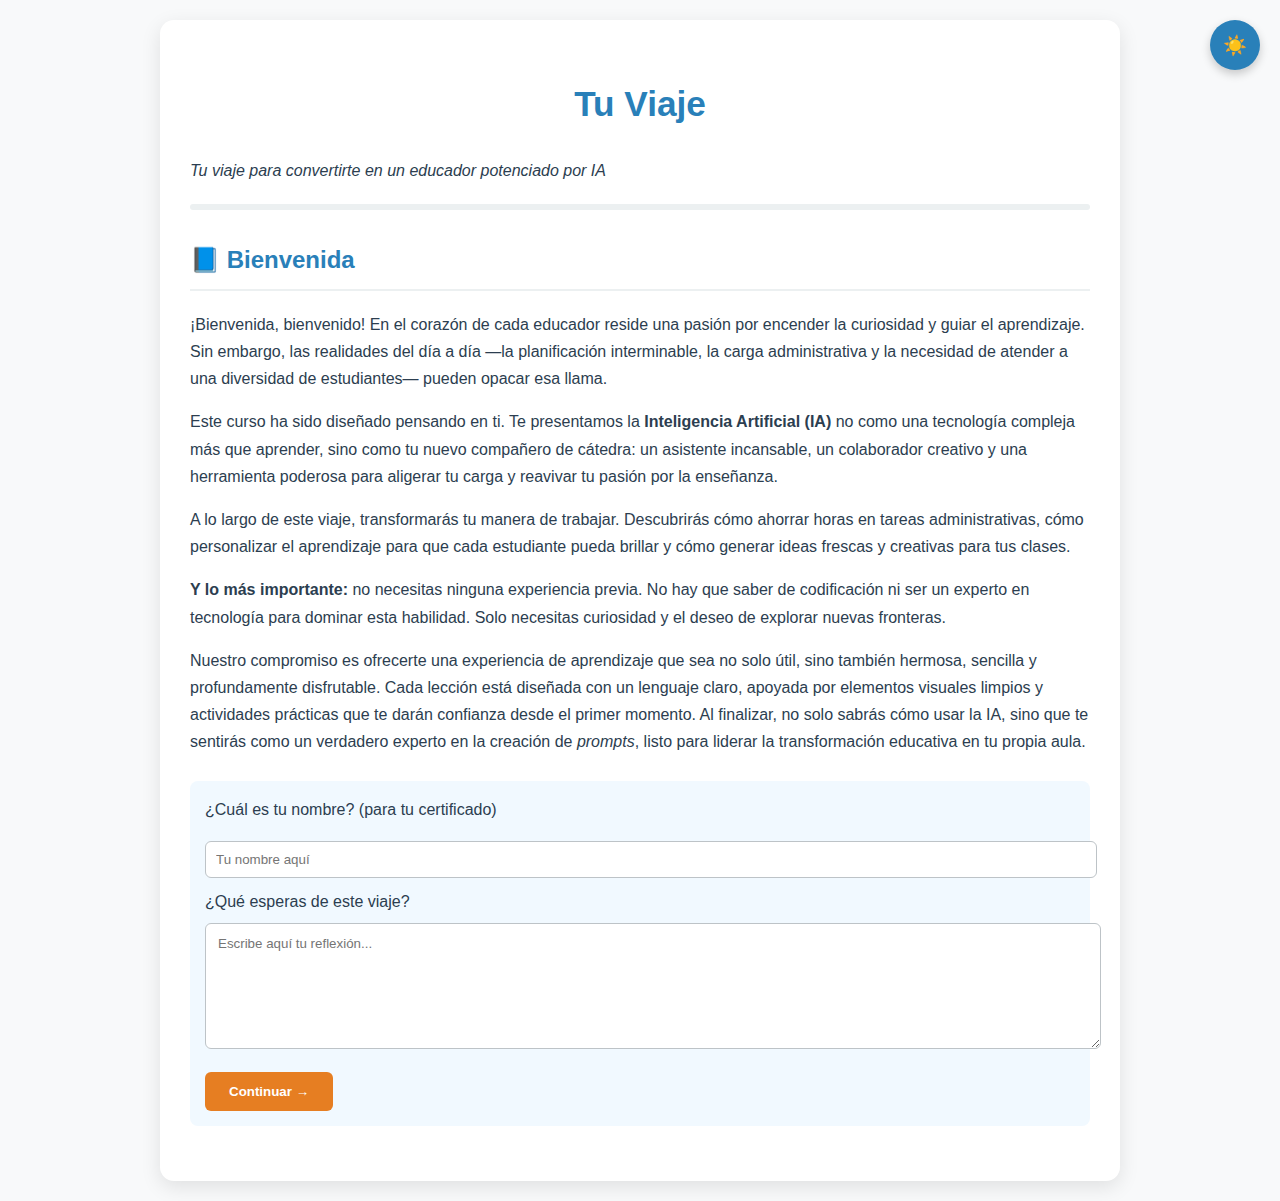
<file: indexviaje.html>
<!DOCTYPE html>
<html lang="es">
<head>
  <meta charset="UTF-8" />
  <meta name="viewport" content="width=device-width, initial-scale=1.0"/>
  <title>Tu Viaje</title>
  <link href="https://fonts.googleapis.com/css2?family=Dancing+Script&display=swap" rel="stylesheet">
  <style>
    body {
      font-family: 'Segoe UI', sans-serif;
      background-color: #f8f9fa;
      color: #2c3e50;
      line-height: 1.7;
      margin: 0;
      padding: 20px;
      transition: background-color 0.3s, color 0.3s;
    }
    .dark-mode {
      background-color: #1a1a1a;
      color: #ecf0f1;
    }
    .dark-mode .container {
      background: #2d3436;
      box-shadow: 0 6px 20px rgba(0,0,0,0.3);
    }
    .dark-mode h1, .dark-mode h2, .dark-mode h3 {
      color: #00bfff;
    }
    .dark-mode h3 {
      color: #55efc4;
    }
    .dark-mode .comment-box {
      background: #404040;
    }
    .dark-mode textarea {
      background: #343434;
      color: #ecf0f1;
      border-color: #666;
    }
    .dark-mode .prompt {
      background: #343434;
      border-color: #555;
      color: #ecf0f1;
    }
    .dark-mode .copy-btn {
      background: #666;
    }
    .container {
      max-width: 900px;
      margin: auto;
      background: white;
      padding: 30px;
      border-radius: 14px;
      box-shadow: 0 6px 20px rgba(0,0,0,0.1);
    }
    h1 {
      text-align: center;
      font-size: 2.2em;
      color: #2980b9;
    }
    h2 {
      border-bottom: 2px solid #ecf0f1;
      padding-bottom: 8px;
      margin-top: 30px;
      color: #2980b9;
    }
    h3 {
      color: #16a085;
      font-size: 1.2em;
    }
    .modulo {
      display: none;
    }
    .activo {
      display: block;
      animation: fadeIn 0.6s ease-in;
    }
    @keyframes fadeIn {
      from { opacity: 0; } to { opacity: 1; }
    }
    .comment-box {
      margin: 25px 0;
      padding: 15px;
      background: #f1f9ff;
      border-radius: 8px;
    }
    .comment-box label {
      display: block;
      margin-bottom: 8px;
      font-weight: 500;
    }
    textarea {
      width: 100%;
      padding: 12px;
      border: 1px solid #bdc3c7;
      border-radius: 6px;
      font-family: inherit;
      resize: vertical;
      height: 100px;
      background: white;
      color: #2c3e50;
    }
    .btn {
      display: inline-block;
      margin-top: 15px;
      padding: 12px 24px;
      background: #e67e22;
      color: white;
      font-weight: bold;
      border: none;
      border-radius: 6px;
      cursor: pointer;
    }
    .btn:hover {
      background: #d35400;
    }
    .prompt {
      position: relative;
      background: #f8f9fa;
      border: 1px solid #ddd;
      border-left: 4px solid #3498db;
      padding: 15px;
      margin: 15px 0;
      font-family: 'Courier New', monospace;
      font-size: 0.95em;
      overflow-x: auto;
      border-radius: 4px;
    }
    .copy-btn {
      position: absolute;
      top: 8px;
      right: 8px;
      background: #95a5a6;
      color: white;
      border: none;
      border-radius: 4px;
      padding: 4px 8px;
      font-size: 0.8em;
      cursor: pointer;
    }
    .copy-btn:hover {
      background: #7f8c8d;
    }
    .feedback {
      color: #27ae60;
      font-weight: bold;
      margin: 10px 0;
      display: none;
    }
    .nav-buttons {
      text-align: center;
      margin: 30px 0;
    }
    .btn-prev {
      background: #95a5a6;
    }
    .btn-prev:hover {
      background: #7f8c8d;
    }
    .progress-bar {
      width: 100%;
      height: 6px;
      background: #ecf0f1;
      border-radius: 3px;
      margin: 20px 0;
      overflow: hidden;
    }
    .progress {
      height: 100%;
      width: 0%;
      background: #27ae60;
      transition: width 0.4s;
    }
    .certificado {
      text-align: center;
      padding: 30px;
      background: #fff9e6;
      border: 1px dashed #f1c40f;
      border-radius: 14px;
      margin: 30px 0;
      box-shadow: 0 4px 10px rgba(0,0,0,0.1);
    }
    .certificado h3 {
      font-size: 1.8em;
      color: #1a1a1a;
      margin-bottom: 10px;
    }
    .certificado p {
      color: #1a1a1a;
      font-size: 1.1em;
      line-height: 1.7;
      margin: 10px 0;
    }
    .nombre-diploma {
      font-family: 'Dancing Script', 'Brush Script MT', cursive;
      font-size: 2.7em;
      color: #c0392b;
      font-weight: bold;
      margin: 15px 0 10px;
      text-shadow: 2px 2px 3px rgba(0,0,0,0.1);
      letter-spacing: 1px;
    }
    .fecha-diploma {
      font-style: italic;
      color: #1a1a1a;
      font-size: 1.1em;
      margin-top: 15px;
    }
    footer {
      text-align: center;
      margin-top: 50px;
      color: #7f8c8d;
      font-size: 0.9em;
    }
    table {
      width: 100%;
      border-collapse: collapse;
      margin: 20px 0;
    }
    th, td {
      border: 1px solid #bdc3c7;
      padding: 10px;
      text-align: left;
    }
    th {
      background: #ecf0f1;
    }
    .theme-toggle {
      position: fixed;
      top: 20px;
      right: 20px;
      width: 50px;
      height: 50px;
      background: #2980b9;
      color: white;
      border: none;
      border-radius: 50%;
      font-size: 1.2em;
      cursor: pointer;
      box-shadow: 0 4px 10px rgba(0,0,0,0.2);
      z-index: 100;
    }
    .theme-toggle.dark {
      background: #27ae60;
    }

    /* === MODAL GLOSARIO === */
    .modal {
      display: none;
      position: fixed;
      top: 0;
      left: 0;
      width: 100%;
      height: 100%;
      background: rgba(0,0,0,0.7);
      backdrop-filter: blur(8px);
      z-index: 1000;
      justify-content: center;
      align-items: center;
      animation: fadeIn 0.4s;
    }
    .modal-content {
      background: white;
      width: 90%;
      max-width: 800px;
      max-height: 90vh;
      border-radius: 16px;
      overflow: auto;
      box-shadow: 0 10px 40px rgba(0,0,0,0.3);
      padding: 30px;
      position: relative;
    }
    .modal-header {
      display: flex;
      justify-content: space-between;
      align-items: center;
      margin-bottom: 20px;
      border-bottom: 2px solid #ecf0f1;
      padding-bottom: 10px;
    }
    .modal-header h2 {
      margin: 0;
      color: #2980b9;
    }
    .close-modal {
      background: #e74c3c;
      color: white;
      border: none;
      width: 40px;
      height: 40px;
      border-radius: 50%;
      font-size: 1.2em;
      cursor: pointer;
      transition: background 0.3s;
    }
    .close-modal:hover {
      background: #c0392b;
    }
    .glossary-grid {
      display: grid;
      grid-template-columns: repeat(auto-fit, minmax(300px, 1fr));
      gap: 16px;
    }
    .glossary-term {
      background: #f8f9fa;
      padding: 16px;
      border-radius: 10px;
      border-left: 5px solid #3498db;
      transition: transform 0.2s;
    }
    .glossary-term:hover {
      transform: translateY(-4px);
      box-shadow: 0 6px 12px rgba(0,0,0,0.1);
    }
    .glossary-term h4 {
      margin: 0 0 8px 0;
      color: #2980b9;
      font-size: 1.1em;
    }
    .glossary-term p {
      margin: 0;
      color: #555;
      font-size: 0.95em;
    }
    @keyframes fadeIn {
      from { opacity: 0; } to { opacity: 1; }
    }
  </style>
</head>
<body>
  <button id="theme-toggle" class="theme-toggle">☀️</button>

  <div class="container">
    <h1>Tu Viaje</h1>
    <p><em>Tu viaje para convertirte en un educador potenciado por IA</em></p>

    <div class="progress-bar">
      <div id="progress" class="progress"></div>
    </div>

    <!-- Módulo 0 -->
    <div id="modulo0" class="modulo activo">
      <h2>📘 Bienvenida</h2>
      <p>¡Bienvenida, bienvenido! En el corazón de cada educador reside una pasión por encender la curiosidad y guiar el aprendizaje. Sin embargo, las realidades del día a día —la planificación interminable, la carga administrativa y la necesidad de atender a una diversidad de estudiantes— pueden opacar esa llama.</p>
      <p>Este curso ha sido diseñado pensando en ti. Te presentamos la <strong>Inteligencia Artificial (IA)</strong> no como una tecnología compleja más que aprender, sino como tu nuevo compañero de cátedra: un asistente incansable, un colaborador creativo y una herramienta poderosa para aligerar tu carga y reavivar tu pasión por la enseñanza.</p>
      <p>A lo largo de este viaje, transformarás tu manera de trabajar. Descubrirás cómo ahorrar horas en tareas administrativas, cómo personalizar el aprendizaje para que cada estudiante pueda brillar y cómo generar ideas frescas y creativas para tus clases.</p>
      <p><strong>Y lo más importante:</strong> no necesitas ninguna experiencia previa. No hay que saber de codificación ni ser un experto en tecnología para dominar esta habilidad. Solo necesitas curiosidad y el deseo de explorar nuevas fronteras.</p>
      <p>Nuestro compromiso es ofrecerte una experiencia de aprendizaje que sea no solo útil, sino también hermosa, sencilla y profundamente disfrutable. Cada lección está diseñada con un lenguaje claro, apoyada por elementos visuales limpios y actividades prácticas que te darán confianza desde el primer momento. Al finalizar, no solo sabrás cómo usar la IA, sino que te sentirás como un verdadero experto en la creación de <em>prompts</em>, listo para liderar la transformación educativa en tu propia aula.</p>

      <div class="comment-box">
        <label for="nombre-usuario">¿Cuál es tu nombre? (para tu certificado)</label>
        <input type="text" id="nombre-usuario" placeholder="Tu nombre aquí" style="width:100%;padding:10px;margin:10px 0;border:1px solid #bdc3c7;border-radius:6px">

        <label for="comentario0">¿Qué esperas de este viaje?</label>
        <textarea id="comentario0" placeholder="Escribe aquí tu reflexión..."></textarea>
        <div id="feedback0" class="feedback">¡Gracias! Tu viaje comienza ahora.</div>
        <button class="btn" onclick="guardarYContinuar(0,1)">Continuar →</button>
      </div>
    </div>

    <!-- Módulo 1 -->
    <div id="modulo1" class="modulo">
      <h2>🌱 Módulo 1: Descubre tu nuevo compañero: la IA</h2>
      <h3>Lección 1.1: ¿Qué es la Inteligencia Artificial Generativa? (Explicado con Manzanas)</h3>
      <p>La Inteligencia Artificial Generativa es una categoría especial de IA que, en lugar de solo procesar datos o seguir instrucciones rígidas, tiene la capacidad de crear contenido completamente nuevo y original. Puede generar textos, componer música, diseñar imágenes y hasta proponer ideas innovadoras. Es fundamental entender que no funciona como un motor de búsqueda tipo Google, que encuentra información que ya existe en internet. La IA Generativa es una creadora; utiliza su vasto conocimiento para construir respuestas nuevas, palabra por palabra, basándose en los patrones que ha aprendido.</p>
      <p>La mejor manera de entenderlo es a través de una analogía muy familiar para cualquier educador: un niño aprendiendo a hablar. Imagina un niño pequeño que escucha miles de conversaciones y cuentos. Al principio, solo repite palabras, pero con el tiempo, su cerebro empieza a reconocer patrones: la gramática, el contexto, cómo las palabras se conectan para formar ideas. Eventualmente, el niño no solo repite frases que ha oído, sino que empieza a crear las suyas propias, oraciones nuevas y coherentes para expresar sus pensamientos.</p>
      <p>La IA Generativa funciona de manera muy similar. Ha sido «entrenada» con una cantidad inimaginable de texto e información de internet, el equivalente a lo que un humano tardaría miles de años en leer. A partir de esta exposición masiva, aprende los patrones del lenguaje y, cuando le haces una pregunta, no busca una respuesta preexistente. En cambio, predice cuál es la siguiente palabra más lógica para formar una oración coherente y relevante, y luego la siguiente, y la siguiente, construyendo una respuesta original en tiempo real.</p>
      <div class="prompt">
        ¿Puedes explicarme qué es la fotosíntesis como si yo tuviera 10 años y me encantara el béisbol?
        <button class="copy-btn" onclick="copiarPrompt(this)">Copiar</button>
      </div>
      <p>Observa cómo la IA no solo simplifica el concepto, sino que utiliza analogías relacionadas con el béisbol para hacerlo más cercano y comprensible. Esta es la esencia de tu nuevo asistente.</p>

      <h3>Lección 1.2: El "Superpoder" de la IA en tu Aula: ¿Por Qué Debería Importarme?</h3>
      <ul>
        <li><strong>Ahorro de Tiempo:</strong> automatiza correos, borradores, calificaciones.</li>
        <li><strong>Personalización masiva:</strong> adapta recursos para cada nivel de estudiante.</li>
        <li><strong>Fomento de la creatividad:</strong> diseña actividades innovadoras.</li>
        <li><strong>Creación de contenido ilimitada:</strong> hojas de trabajo, rúbricas, planes.</li>
      </ul>

      <h3>Lección 1.3: Conociendo a tus Asistentes</h3>
      <p>Las herramientas más populares:</p>
      <ul>
        <li><strong>ChatGPT</strong> (OpenAI) – versátil, ideal para principiantes.</li>
        <li><strong>Gemini</strong> (Google) – conectado a internet, información actualizada.</li>
        <li><strong>Claude</strong> (Anthropic) – excelente para textos largos y razonamiento.</li>
      </ul>

      <div class="comment-box">
        <label for="comentario1">¿Qué te sorprendió de la analogía del niño?</label>
        <textarea id="comentario1" placeholder="Comparte tu reflexión..."></textarea>
        <div id="feedback1" class="feedback">¡Muy bien! Estás entendiendo cómo piensa tu nuevo asistente.</div>
        <div class="nav-buttons">
          <button class="btn btn-prev" onclick="irAModulo(1,0)">← Volver</button>
          <button class="btn" onclick="guardarYContinuar(1,2)">Continuar →</button>
        </div>
      </div>
    </div>

    <!-- Módulo 2 -->
    <div id="modulo2" class="modulo">
      <h2>🔑 Módulo 2: La fórmula mágica del prompting</h2>
      <h3>Lección 2.1: ¿Qué es un "Prompt"? La Semilla de la Creación</h3>
      <p>Un <strong>prompt</strong> es la instrucción que le das a la IA. Es la <strong>semilla</strong> que siembras.</p>
      <p>Si dices: <em>"Escribe una historia"</em>, obtendrás algo genérico.</p>
      <p>Pero si dices: <em>"Escribe una historia de misterio para niños de 10 años en un museo por la noche"</em>, obtendrás algo mágico.</p>

      <h3>Lección 2.2: La Fórmula R-C-T-F-E-T</h3>
      <ul>
        <li><strong>R – Rol:</strong> "Actúa como un profesor de historia experto..."</li>
        <li><strong>C – Contexto:</strong> "Estoy con estudiantes de 5º grado..."</li>
        <li><strong>T – Tarea:</strong> "Genera 5 problemas sobre fracciones..."</li>
        <li><strong>F – Formato:</strong> "En lista numerada, con tabla de respuestas..."</li>
        <li><strong>E – Ejemplos:</strong> "Un buen objetivo es: 'Los estudiantes podrán nombrar los planetas...'"</li>
        <li><strong>T – Tono:</strong> "Usa un tono alentador y amigable..."</li>
      </ul>

      <h3>Lección 2.3: ¡A Practicar!</h3>
      <p><strong>Escenario:</strong> Necesitas una actividad de 5 minutos sobre el ciclo del agua para 3er grado.</p>
      <div class="prompt">
        Actúa como un profesor de ciencias de primaria experto en hacer que el aprendizaje sea divertido. Estoy preparando mi próxima clase para estudiantes de 3er grado (8-9 años). Necesito una actividad de "gancho" de no más de 5 minutos para despertar su curiosidad sobre el ciclo del agua antes de empezar la lección principal. Genera una idea para una actividad de introducción o un experimento muy simple y visual. Describe la actividad en 3 pasos sencillos que pueda seguir en el aula. Lista los materiales necesarios (deben ser cosas comunes como agua, un vaso o una bolsa de plástico). Escribe con un lenguaje entusiasta y muy fácil de entender para niños.
        <button class="copy-btn" onclick="copiarPrompt(this)">Copiar</button>
      </div>

      <div class="comment-box">
        <label for="comentario2">¿Cómo podrías usar esta fórmula en tu clase esta semana?</label>
        <textarea id="comentario2" placeholder="Tu reflexión..."></textarea>
        <div id="feedback2" class="feedback">¡Excelente! Ya estás pensando como un experto en IA.</div>
        <div class="nav-buttons">
          <button class="btn btn-prev" onclick="irAModulo(2,1)">← Volver</button>
          <button class="btn" onclick="guardarYContinuar(2,3)">Continuar →</button>
        </div>
      </div>
    </div>

    <!-- Módulo 3 -->
    <div id="modulo3" class="modulo">
      <h2>🛠️ Módulo 3: Tu fábrica de recursos educativos</h2>
      <h3>Plan de Lección (Modelo 5E)</h3>
      <div class="prompt">
        Actúa como un diseñador curricular experto. Crea un plan de lección detallado para mi clase de [Asignatura] de [Grado] sobre [Tema]. Usa el modelo 5E (Enganchar, Explorar, Explicar, Elaborar, Evaluar). Incluye objetivos, actividades, diferenciación y evaluación formativa.
        <button class="copy-btn" onclick="copiarPrompt(this)">Copiar</button>
      </div>

      <h3>Hojas de Trabajo</h3>
      <div class="prompt">
        Crea una hoja de trabajo para mi clase de [Asignatura] de [Grado] sobre [Tema]. Incluye: [Número] ejercicios, [Número] preguntas, [Número] pregunta de aplicación. Al final, añade hoja de respuestas.
        <button class="copy-btn" onclick="copiarPrompt(this)">Copiar</button>
      </div>

      <div class="comment-box">
        <label for="comentario3">¿Qué tipo de recurso crearás primero con IA?</label>
        <textarea id="comentario3" placeholder="Tu idea..."></textarea>
        <div id="feedback3" class="feedback">¡Perfecto! Estás listo para crear.</div>
        <div class="nav-buttons">
          <button class="btn btn-prev" onclick="irAModulo(3,2)">← Volver</button>
          <button class="btn" onclick="guardarYContinuar(3,4)">Continuar →</button>
        </div>
      </div>
    </div>

    <!-- Módulo 4 -->
    <div id="modulo4" class="modulo">
      <h2>⚡ Módulo 4: Domina el arte avanzado</h2>
      <h3>Lección 4.1: El Poder de la Iteración</h3>
      <p>No aceptes la primera respuesta. Conversa con la IA:</p>
      <ul>
        <li>"Hazlo más corto."</li>
        <li>"Ahora en tono formal."</li>
        <li>"Añade un ejemplo del mundo real."</li>
      </ul>

      <h3>Lección 4.2: Pensamiento Paso a Paso (Chain-of-Thought)</h3>
      <p>Agrega al final del prompt:</p>
      <div class="prompt">
        Pensemos paso a paso.
        <button class="copy-btn" onclick="copiarPrompt(this)">Copiar</button>
      </div>

      <h3>Lección 4.3: Crea tus Propias Plantillas</h3>
      <p>Usa corchetes [ ] para marcar partes variables:</p>
      <div class="prompt">
        Actúa como un experto en pensamiento crítico. Crea [número] preguntas de debate para [grado] sobre [tema]. Conecta con [asunto actual].
        <button class="copy-btn" onclick="copiarPrompt(this)">Copiar</button>
      </div>

      <div class="comment-box">
        <label for="comentario4">¿Qué plantilla personal crearás para tu trabajo diario?</label>
        <textarea id="comentario4" placeholder="Tu idea..."></textarea>
        <div id="feedback4" class="feedback">¡Increíble! Estás creando tus propias herramientas.</div>
        <div class="nav-buttons">
          <button class="btn btn-prev" onclick="irAModulo(4,3)">← Volver</button>
          <button class="btn" onclick="guardarYContinuar(4,5)">Continuar →</button>
        </div>
      </div>
    </div>

    <!-- Módulo 5 -->
    <div id="modulo5" class="modulo">
      <h2>🛡️ Módulo 5: Ética, privacidad e integridad académica</h2>
      <h3>Lección 5.1: Protege la privacidad</h3>
      <p><strong>Nunca</strong> ingreses nombres de estudiantes, trabajos completos o datos sensibles.</p>
      <p>Usa descripciones genéricas:</p>
      <div class="prompt">
        Diseña un plan de apoyo para un estudiante de 4° grado con dificultades en lectura.
        <button class="copy-btn" onclick="copiarPrompt(this)">Copiar</button>
      </div>

      <h3>Lección 5.2: Identifica el sesgo</h3>
      <p>La IA puede repetir estereotipos. Siempre sé el <strong>editor crítico</strong>. Pregúntate:</p>
      <ul>
        <li>¿Representa diversas perspectivas?</li>
        <li>¿Podría reforzar algún estereotipo?</li>
      </ul>

      <h3>Lección 5.3: Integridad académica</h3>
      <p>En lugar de prohibir la IA, enséñales a usarla bien.</p>
      <p>Diseña tareas "a prueba de IA":</p>
      <ul>
        <li><strong>Evita:</strong> "Escribe un ensayo sobre la Guerra Mundial."</li>
        <li><strong>Prueba:</strong> "Escribe una carta desde las trincheras en 1916, mencionando dos causas de la guerra."</li>
      </ul>

      <div class="comment-box">
        <label for="comentario5">¿Cómo enseñarás a tus estudiantes a usar la IA con ética?</label>
        <textarea id="comentario5" placeholder="Tu reflexión final..."></textarea>
        <div id="feedback5" class="feedback">¡Tu reflexión es poderosa! Gracias por completar el viaje.</div>
        <div class="nav-buttons">
          <button class="btn btn-prev" onclick="irAModulo(5,4)">← Volver</button>
          <button class="btn" onclick="guardarYContinuar(5,'final')">Ver certificado →</button>
        </div>
      </div>
    </div>

    <!-- Pantalla final -->
    <div id="final" class="modulo">
      <h2>🏆 ¡Felicitaciones!</h2>
      <p>Has completado <strong>Tu Viaje para Convertirte en un Educador Potenciado por IA</strong>.</p>
      <p>Ya no eres un espectador de esta tecnología, sino un participante activo, capacitado y ético.</p>

      <div class="certificado">
        <h3>Certificado de Finalización</h3>
        <p>Se otorga a</p>
        <div id="nombre-diploma" class="nombre-diploma">[Tu Nombre]</div>
        <p>por completar con excelencia el curso <em>Tu Viaje</em> y demostrar dominio en el uso ético y efectivo de la IA en la educación.</p>
        <p class="fecha-diploma" id="fecha-diploma">2025</p>
      </div>

      <button class="btn" onclick="descargarBiblioteca()">📄 Biblioteca Rápida de Prompts (PDF)</button>
      <button class="btn" onclick="abrirGlosario()">📚 Glosario Visual de Términos</button>

      <footer>
        <p>© 2025 Tu Viaje | Un curso hermoso, sencillo y profundamente disfrutable</p>
      </footer>
    </div>
  </div>

  <!-- Modal Glosario -->
  <div id="modal-glosario" class="modal">
    <div class="modal-content">
      <div class="modal-header">
        <h2>📚 Glosario Visual de Términos</h2>
        <button class="close-modal" onclick="cerrarGlosario()">✕</button>
      </div>
      <div class="glossary-grid">
        <div class="glossary-term">
          <h4>Inteligencia Artificial (IA) Generativa</h4>
          <p>Un tipo de IA que puede crear contenido nuevo (texto, imágenes, etc.) en lugar de solo analizar datos existentes.</p>
        </div>
        <div class="glossary-term">
          <h4>LLM (Gran Modelo de Lenguaje)</h4>
          <p>El «cerebro» detrás de herramientas como ChatGPT. Es un modelo entrenado con enormes cantidades de texto para entender y generar lenguaje humano.</p>
        </div>
        <div class="glossary-term">
          <h4>Prompt</h4>
          <p>La instrucción, pregunta o texto que le das a la IA para que realice una tarea.</p>
        </div>
        <div class="glossary-term">
          <h4>Alucinación</h4>
          <p>Cuando la IA genera información que es incorrecta o inventada, pero la presenta con total confianza. Siempre verifica los datos importantes.</p>
        </div>
        <div class="glossary-term">
          <h4>Sesgo (Bias)</h4>
          <p>Una tendencia en los resultados de la IA a favorecer ciertas perspectivas o generar resultados injustos, debido a los datos con los que fue entrenada.</p>
        </div>
        <div class="glossary-term">
          <h4>Iteración</h4>
          <p>El proceso de refinar la respuesta de la IA a través de una conversación con múltiples prompts de seguimiento.</p>
        </div>
        <div class="glossary-term">
          <h4>Chain-of-Thought (Cadena de Pensamiento)</h4>
          <p>Técnica que consiste en pedir a la IA que explique su razonamiento «paso a paso» para mejorar la precisión en tareas complejas.</p>
        </div>
      </div>
    </div>
  </div>

  <script>
    const themeToggle = document.getElementById('theme-toggle');
    const body = document.body;
    const modal = document.getElementById('modal-glosario');

    const savedTheme = localStorage.getItem('tuViajeTheme');
    if (savedTheme === 'dark') {
      body.classList.add('dark-mode');
      themeToggle.textContent = '🌙';
      themeToggle.classList.add('dark');
    }

    themeToggle.addEventListener('click', () => {
      if (body.classList.contains('dark-mode')) {
        body.classList.remove('dark-mode');
        themeToggle.textContent = '☀️';
        themeToggle.classList.remove('dark');
        localStorage.setItem('tuViajeTheme', 'light');
      } else {
        body.classList.add('dark-mode');
        themeToggle.textContent = '🌙';
        themeToggle.classList.add('dark');
        localStorage.setItem('tuViajeTheme', 'dark');
      }
    });

    function copiarPrompt(btn) {
      const text = btn.parentElement.textContent.replace('Copiar', '').trim();
      navigator.clipboard.writeText(text).then(() => {
        btn.textContent = '¡Listo!';
        btn.style.background = '#27ae60';
        setTimeout(() => {
          btn.textContent = 'Copiar';
          btn.style.background = '';
        }, 1500);
      });
    }

    let progreso = JSON.parse(localStorage.getItem('tuViajeProgreso')) || { modulo: 0, comentarios: {}, nombre: '' };
    Object.keys(progreso.comentarios).forEach(k => {
      const el = document.getElementById(k);
      if (el) el.value = progreso.comentarios[k];
    });
    if (progreso.nombre) document.getElementById('nombre-usuario').value = progreso.nombre;

    function mostrarModulo(id) {
      document.querySelectorAll('.modulo').forEach(m => m.classList.remove('activo'));
      document.getElementById(id === 'final' ? 'final' : `modulo${id}`).classList.add('activo');
      if (id === 'final') {
        document.getElementById('nombre-diploma').textContent = progreso.nombre || 'Educador';
        document.getElementById('fecha-diploma').textContent = new Date().toLocaleDateString('es-ES', { year: 'numeric', month: 'long', day: 'numeric' });
      }
      document.getElementById('progress').style.width = ((progreso.modulo / 5) * 100) + '%';
    }

    function guardarYContinuar(actual, siguiente) {
      const textarea = document.getElementById(`comentario${actual}`);
      const nombreInput = document.getElementById('nombre-usuario');
      const nombre = nombreInput ? nombreInput.value.trim() : '';
      const comentario = textarea ? textarea.value.trim() : '';

      if (actual === 0 && !nombre) {
        alert('Por favor, escribe tu nombre.');
        return;
      }
      if (textarea && !comentario) {
        alert('Por favor, escribe un comentario.');
        return;
      }

      progreso.nombre = nombre;
      if (textarea) progreso.comentarios[`comentario${actual}`] = comentario;
      progreso.modulo = siguiente === 'final' ? 5 : siguiente;
      localStorage.setItem('tuViajeProgreso', JSON.stringify(progreso));

      document.getElementById(`feedback${actual}`).style.display = 'block';
      setTimeout(() => mostrarModulo(siguiente), 600);
    }

    function irAModulo(actual, anterior) {
      const comentario = document.getElementById(`comentario${actual}`)?.value.trim();
      if (comentario) progreso.comentarios[`comentario${actual}`] = comentario;
      localStorage.setItem('tuViajeProgreso', JSON.stringify(progreso));
      mostrarModulo(anterior);
    }

    function descargarBiblioteca() {
      const url = 'BibliotecaRapidaPromptsEducadores.pdf';
      const link = document.createElement('a');
      link.href = url;
      link.download = 'Biblioteca_Rápida_Prompts_Educadores.pdf';

      fetch(url)
        .then(response => {
          if (response.ok) return response.blob();
          throw new Error('Archivo no encontrado');
        })
        .then(blob => {
          const blobUrl = URL.createObjectURL(blob);
          link.href = blobUrl;
          link.click();
          URL.revokeObjectURL(blobUrl);
        })
        .catch(err => {
          alert('Error al descargar: ' + err.message + '\n\nAsegúrate de que el archivo "BibliotecaRapidaPromptsEducadores.pdf" esté en la misma carpeta que este archivo HTML.');
        });
    }

    function abrirGlosario() {
      modal.style.display = 'flex';
    }

    function cerrarGlosario() {
      modal.style.display = 'none';
    }

    window.onload = () => mostrarModulo(progreso.modulo);
  </script>
</body>
</html>
</file>
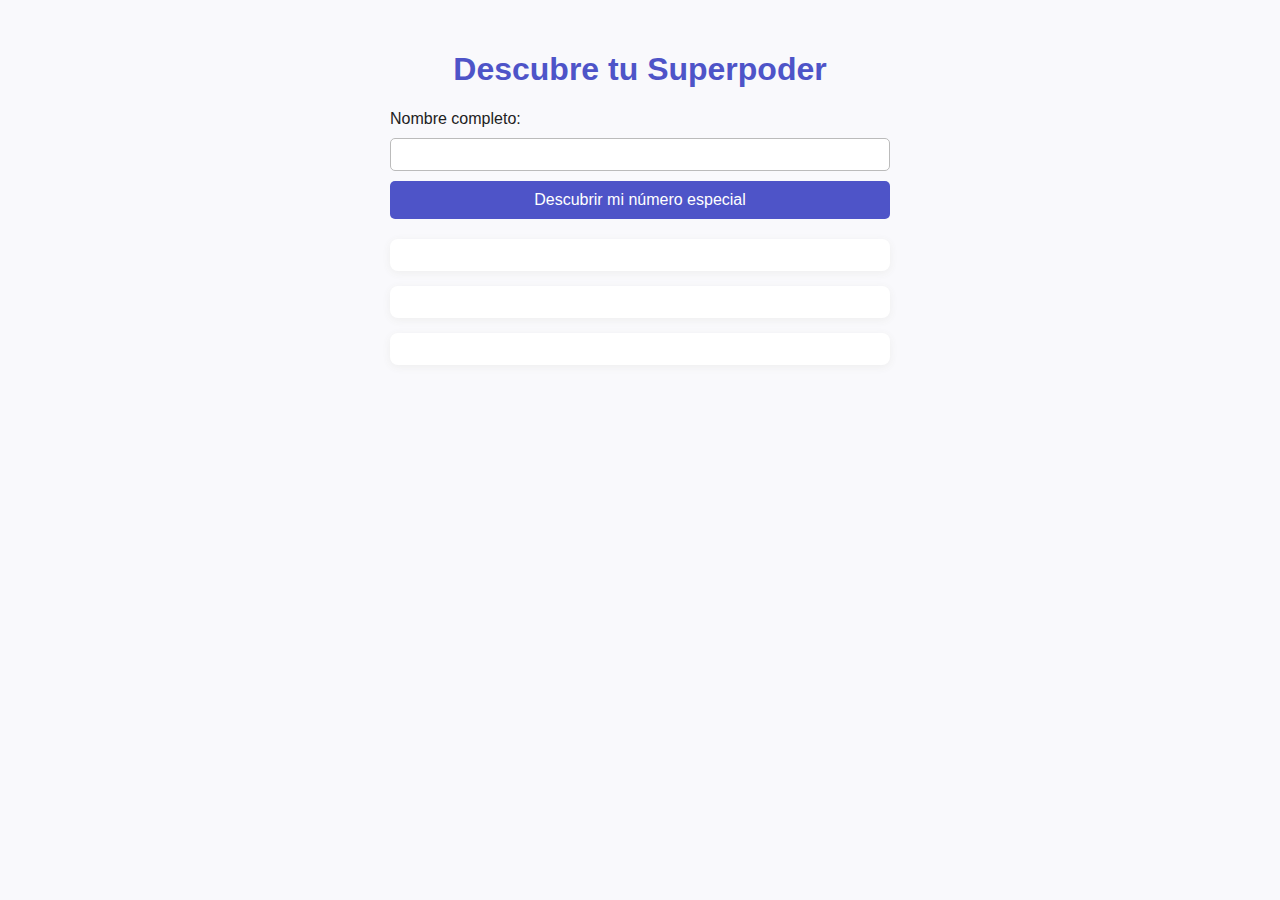
<file: viaje/superpoder.html>
<!DOCTYPE html> 
<html> 
  <head> 
    <meta charset="UTF-8"> 
    <title>Descubre tu Superpoder</title> 
    <style> 
      body { 
        font-family: 'Segoe UI', Arial, sans-serif; 
        background: #f9f9fc; 
        color: #222; 
        padding: 30px; 
        max-width: 500px; 
        margin: auto; 
      } 
      h1 { 
        color: #4e54c8; 
        text-align: center; 
      } 
      form { 
        margin-bottom: 20px; 
        display: flex; 
        flex-direction: column; 
        gap: 10px; 
      } 
      input[type="text"] { 
        padding: 8px; 
        border-radius: 5px; 
        border: 1px solid #bbb; 
      } 
      button { 
        background: #4e54c8; 
        color: #fff; 
        border: none; 
        padding: 10px; 
        border-radius: 5px; 
        font-size: 1em; 
        cursor: pointer; 
        transition: background 0.2s; 
      } 
      button:hover { 
        background: #6c63ff; 
      } 
      .resultado, .preguntas, .consejo { 
        background: #fff; 
        border-radius: 8px; 
        box-shadow: 0 2px 8px #eee; 
        padding: 16px; 
        margin-bottom: 15px; 
      } 
      .preguntas ul { 
        padding-left: 18px; 
      } 
    </style> 
  </head> 
  <body> 
    <h1>Descubre tu Superpoder</h1> 
    <form id="superpoder-form"> 
      <label for="nombre">Nombre completo:</label> 
      <input type="text" id="nombre" name="nombre" required /> 
      <button type="submit">Descubrir mi número especial</button> 
    </form> 
    <div id="resultado-numero" class="resultado"></div> 
    <div id="preguntas-personalizadas" class="preguntas"></div> 
    <div id="consejo-ia" class="consejo"></div> 
    <script> 
      // Asignación de valores según gematría hebrea (A=1, B=2, ..., V=22, W=1, X=2, etc.) 
      function letraAGematria(letra) { 
        const abecedario = "ABCDEFGHIJKLMNOPQRSTUVWXYZ"; 
        letra = letra.toUpperCase(); 
        const idx = abecedario.indexOf(letra); 
        if (idx === -1) return 0; 
        return (idx % 22) + 1; 
      } 
 
      function calcularNumeroGematria(nombre) { 
        let suma = 0; 
        for (let i = 0; i < nombre.length; i++) { 
          suma += letraAGematria(nombre[i]); 
        } 
        // Reducir a 1-22 
        while (suma > 22) { 
          suma = suma.toString().split('').reduce((a, b) => a + parseInt(b), 0); 
        } 
        return suma; 
      } 
 
      // Preguntas base (puedes personalizarlas según el número) 
      const preguntasPorNumero = { 
        1: [ 
          "¿Cuándo te sentís más valiente o líder?", 
          "¿Qué te gustaría crear o iniciar en tu vida?", 
          "¿Cómo ayudas a otros a tomar decisiones?", 
          "¿Qué sueño te gustaría alcanzar primero?", 
          "¿Cómo te gustaría inspirar a tus amigos?" 
        ], 
        2: [ 
          "¿En qué momentos te gusta trabajar en equipo?", 
          "¿Cómo ayudas a que otros se sientan mejor?", 
          "¿Qué te hace sentir que sos un buen amigo/a?", 
          "¿Cómo resolvés los conflictos con los demás?", 
          "¿Qué harías para unir a personas diferentes?" 
        ], 
        3: [ 
          "¿Cuándo te divertís más expresándote?", 
          "¿Qué te gusta compartir con los demás?", 
          "¿Cómo usás tu creatividad día a día?", 
          "¿Qué te hace reír y cómo hacés reír a otros?", 
          "¿Cómo mostrarías tu alegría al mundo?" 
        ], 
        // ... Puedes agregar preguntas para los números 4 al 22 
      }; 
 
      // Consejo IA por número (ejemplo) 
      const consejoPorNumero = { 
        1: "Tu superpoder es el liderazgo. ¡Animate a guiar a otros y a empezar nuevos proyectos!", 
        2: "Tu superpoder es la cooperación. Ayudás a unir a las personas y crear armonía.", 
        3: "Tu superpoder es la creatividad. Usá tu imaginación para alegrar a quienes te rodean.", 
        // ... Puedes agregar consejos para los números 4 al 22 
      }; 
 
      document.getElementById('superpoder-form').addEventListener('submit', function(e) { 
        e.preventDefault(); 
        const nombre = document.getElementById('nombre').value.trim(); 
        if (!nombre) return; 
        const numero = calcularNumeroGematria(nombre.replace(/[^A-Za-z]/g, '')); 
        document.getElementById('resultado-numero').innerHTML = 
          `<strong>Tu número especial es: ${numero}</strong>`; 
        // Seleccionar preguntas y consejo 
        const preguntas = preguntasPorNumero[numero] || [ 
          "¿Qué te hace sentir especial?", 
          "¿Cuándo sentís que brillás más?", 
          "¿Qué te gustaría mejorar de vos?", 
          "¿Cómo te gustaría ayudar a otros?", 
          "¿Qué sueño te gustaría cumplir?" 
        ]; 
        const consejo = consejoPorNumero[numero] || "Tenés un superpoder único. ¡Usalo para dar tu luz al mundo!"; 
        // Mostrar preguntas 
        document.getElementById('preguntas-personalizadas').innerHTML = 
          "<strong>Responde estas preguntas para descubrir tu superpoder:</strong><ul>" + 
          preguntas.map(p => `<li>${p}</li>`).join('') + "</ul>"; 
        // Mostrar consejo IA 
        document.getElementById('consejo-ia').innerHTML = 
          `<strong>Consejo de la IA:</strong> ${consejo}`; 
      }); 
    </script> 
  </body> 
</html>
</file>
